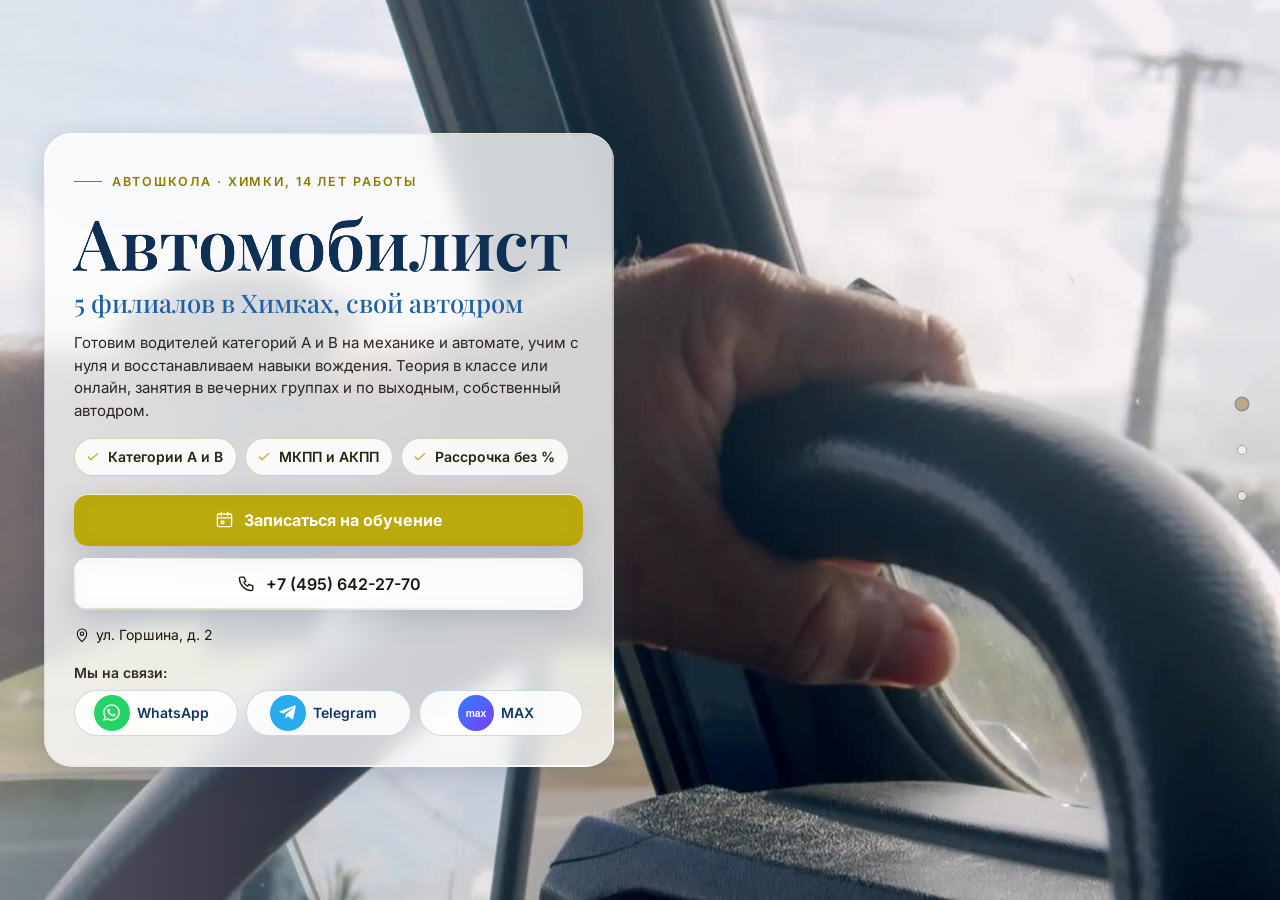
<file: index.html>
<!DOCTYPE html>
<html lang="ru" data-theme="light">
<head>
<meta charset="utf-8">
<meta name="viewport" content="width=device-width, initial-scale=1, viewport-fit=cover">
<title>Автошкола «Автомобилист» в Химках — категории А и В, курсы от 37 500 ₽</title>
<meta name="description" content="Автошкола «Автомобилист» в Химках и Сходне: категории А и В, МКПП и АКПП, рассрочка без %. Пять филиалов, собственный автодром. Телефон +7 (495) 642-27-70.">
<meta name="robots" content="noindex, nofollow, noarchive">
<meta name="geo.region" content="RU-SPE">
<meta name="geo.placename" content="Санкт-Петербург">
<meta name="geo.position" content="59.8944504;30.4585142">
<meta name="ICBM" content="59.8944504, 30.4585142">
<meta property="og:type" content="website">
<meta property="og:locale" content="ru_RU">
<meta property="og:site_name" content="Автошкола «Автомобилист»">
<meta property="og:title" content="Автошкола «Автомобилист» в Химках — категории А и В, курсы от 37 500 ₽">
<meta property="og:description" content="Автошкола «Автомобилист» в Химках и Сходне: категории А и В, МКПП и АКПП, рассрочка без %. Пять филиалов, собственный автодром. Телефон +7 (495) 642-27-70.">
<meta name="twitter:card" content="summary_large_image">
<meta name="twitter:title" content="Автошкола «Автомобилист» в Химках — категории А и В, курсы от 37 500 ₽">
<meta name="twitter:description" content="Автошкола «Автомобилист» в Химках и Сходне: категории А и В, МКПП и АКПП, рассрочка без %. Пять филиалов, собственный автодром. Телефон +7 (495) 642-27-70.">
<meta name="theme-color" content="#fefdf0">
<link rel="icon" href="data:image/svg+xml,%3Csvg%20xmlns%3D%22http%3A//www.w3.org/2000/svg%22%20viewBox%3D%220%200%2064%2064%22%3E%3Crect%20width%3D%2264%22%20height%3D%2264%22%20rx%3D%2214%22%20fill%3D%22%231f5fa8%22/%3E%3Ccircle%20cx%3D%2232%22%20cy%3D%2232%22%20r%3D%2217%22%20fill%3D%22none%22%20stroke%3D%22%23fff%22%20stroke-width%3D%225%22/%3E%3Ccircle%20cx%3D%2232%22%20cy%3D%2232%22%20r%3D%225%22%20fill%3D%22%23ffc54d%22/%3E%3C/svg%3E">
<script>document.documentElement.classList.add('js');try{var _i=parseInt(localStorage.getItem('nb_fs2'),10),_f=[1,1.15,1.3,1.5][_i];if(_f)document.documentElement.style.setProperty('--fs',_f)}catch(e){}</script>
<style id="hero-timing">:root{--hero-d:1.2s}</style>
<link rel="preload" as="image" href="img/hero-poster.jpg" fetchpriority="high">
<!-- шрифты лежат внутри сайта: Google Fonts у российской аудитории режется -->
<style>
@font-face{font-family:'Inter';font-style:normal;font-weight:400;font-display:swap;src:url(assets/fonts/inter-400-cyrillic-ext.woff2) format('woff2');unicode-range:U+0460-052F, U+1C80-1C8A, U+20B4, U+2DE0-2DFF, U+A640-A69F, U+FE2E-FE2F}
@font-face{font-family:'Inter';font-style:normal;font-weight:400;font-display:swap;src:url(assets/fonts/inter-400-cyrillic.woff2) format('woff2');unicode-range:U+0301, U+0400-045F, U+0490-0491, U+04B0-04B1, U+2116}
@font-face{font-family:'Inter';font-style:normal;font-weight:400;font-display:swap;src:url(assets/fonts/inter-400-latin-ext.woff2) format('woff2');unicode-range:U+0100-02BA, U+02BD-02C5, U+02C7-02CC, U+02CE-02D7, U+02DD-02FF, U+0304, U+0308, U+0329, U+1D00-1DBF, U+1E00-1E9F, U+1EF2-1EFF, U+2020, U+20A0-20AB, U+20AD-20C0, U+2113, U+2C60-2C7F, U+A720-A7FF}
@font-face{font-family:'Inter';font-style:normal;font-weight:400;font-display:swap;src:url(assets/fonts/inter-400-latin.woff2) format('woff2');unicode-range:U+0000-00FF, U+0131, U+0152-0153, U+02BB-02BC, U+02C6, U+02DA, U+02DC, U+0304, U+0308, U+0329, U+2000-206F, U+20AC, U+2122, U+2191, U+2193, U+2212, U+2215, U+FEFF, U+FFFD}
@font-face{font-family:'Inter';font-style:normal;font-weight:500;font-display:swap;src:url(assets/fonts/inter-500-cyrillic-ext.woff2) format('woff2');unicode-range:U+0460-052F, U+1C80-1C8A, U+20B4, U+2DE0-2DFF, U+A640-A69F, U+FE2E-FE2F}
@font-face{font-family:'Inter';font-style:normal;font-weight:500;font-display:swap;src:url(assets/fonts/inter-500-cyrillic.woff2) format('woff2');unicode-range:U+0301, U+0400-045F, U+0490-0491, U+04B0-04B1, U+2116}
@font-face{font-family:'Inter';font-style:normal;font-weight:500;font-display:swap;src:url(assets/fonts/inter-500-latin-ext.woff2) format('woff2');unicode-range:U+0100-02BA, U+02BD-02C5, U+02C7-02CC, U+02CE-02D7, U+02DD-02FF, U+0304, U+0308, U+0329, U+1D00-1DBF, U+1E00-1E9F, U+1EF2-1EFF, U+2020, U+20A0-20AB, U+20AD-20C0, U+2113, U+2C60-2C7F, U+A720-A7FF}
@font-face{font-family:'Inter';font-style:normal;font-weight:500;font-display:swap;src:url(assets/fonts/inter-500-latin.woff2) format('woff2');unicode-range:U+0000-00FF, U+0131, U+0152-0153, U+02BB-02BC, U+02C6, U+02DA, U+02DC, U+0304, U+0308, U+0329, U+2000-206F, U+20AC, U+2122, U+2191, U+2193, U+2212, U+2215, U+FEFF, U+FFFD}
@font-face{font-family:'Inter';font-style:normal;font-weight:600;font-display:swap;src:url(assets/fonts/inter-600-cyrillic-ext.woff2) format('woff2');unicode-range:U+0460-052F, U+1C80-1C8A, U+20B4, U+2DE0-2DFF, U+A640-A69F, U+FE2E-FE2F}
@font-face{font-family:'Inter';font-style:normal;font-weight:600;font-display:swap;src:url(assets/fonts/inter-600-cyrillic.woff2) format('woff2');unicode-range:U+0301, U+0400-045F, U+0490-0491, U+04B0-04B1, U+2116}
@font-face{font-family:'Inter';font-style:normal;font-weight:600;font-display:swap;src:url(assets/fonts/inter-600-latin-ext.woff2) format('woff2');unicode-range:U+0100-02BA, U+02BD-02C5, U+02C7-02CC, U+02CE-02D7, U+02DD-02FF, U+0304, U+0308, U+0329, U+1D00-1DBF, U+1E00-1E9F, U+1EF2-1EFF, U+2020, U+20A0-20AB, U+20AD-20C0, U+2113, U+2C60-2C7F, U+A720-A7FF}
@font-face{font-family:'Inter';font-style:normal;font-weight:600;font-display:swap;src:url(assets/fonts/inter-600-latin.woff2) format('woff2');unicode-range:U+0000-00FF, U+0131, U+0152-0153, U+02BB-02BC, U+02C6, U+02DA, U+02DC, U+0304, U+0308, U+0329, U+2000-206F, U+20AC, U+2122, U+2191, U+2193, U+2212, U+2215, U+FEFF, U+FFFD}
@font-face{font-family:'Inter';font-style:normal;font-weight:700;font-display:swap;src:url(assets/fonts/inter-700-cyrillic-ext.woff2) format('woff2');unicode-range:U+0460-052F, U+1C80-1C8A, U+20B4, U+2DE0-2DFF, U+A640-A69F, U+FE2E-FE2F}
@font-face{font-family:'Inter';font-style:normal;font-weight:700;font-display:swap;src:url(assets/fonts/inter-700-cyrillic.woff2) format('woff2');unicode-range:U+0301, U+0400-045F, U+0490-0491, U+04B0-04B1, U+2116}
@font-face{font-family:'Inter';font-style:normal;font-weight:700;font-display:swap;src:url(assets/fonts/inter-700-latin-ext.woff2) format('woff2');unicode-range:U+0100-02BA, U+02BD-02C5, U+02C7-02CC, U+02CE-02D7, U+02DD-02FF, U+0304, U+0308, U+0329, U+1D00-1DBF, U+1E00-1E9F, U+1EF2-1EFF, U+2020, U+20A0-20AB, U+20AD-20C0, U+2113, U+2C60-2C7F, U+A720-A7FF}
@font-face{font-family:'Inter';font-style:normal;font-weight:700;font-display:swap;src:url(assets/fonts/inter-700-latin.woff2) format('woff2');unicode-range:U+0000-00FF, U+0131, U+0152-0153, U+02BB-02BC, U+02C6, U+02DA, U+02DC, U+0304, U+0308, U+0329, U+2000-206F, U+20AC, U+2122, U+2191, U+2193, U+2212, U+2215, U+FEFF, U+FFFD}
@font-face{font-family:'Playfair Display';font-style:normal;font-weight:500;font-display:swap;src:url(assets/fonts/playfair-display-500-cyrillic.woff2) format('woff2');unicode-range:U+0301, U+0400-045F, U+0490-0491, U+04B0-04B1, U+2116}
@font-face{font-family:'Playfair Display';font-style:normal;font-weight:500;font-display:swap;src:url(assets/fonts/playfair-display-500-latin-ext.woff2) format('woff2');unicode-range:U+0100-02BA, U+02BD-02C5, U+02C7-02CC, U+02CE-02D7, U+02DD-02FF, U+0304, U+0308, U+0329, U+1D00-1DBF, U+1E00-1E9F, U+1EF2-1EFF, U+2020, U+20A0-20AB, U+20AD-20C0, U+2113, U+2C60-2C7F, U+A720-A7FF}
@font-face{font-family:'Playfair Display';font-style:normal;font-weight:500;font-display:swap;src:url(assets/fonts/playfair-display-500-latin.woff2) format('woff2');unicode-range:U+0000-00FF, U+0131, U+0152-0153, U+02BB-02BC, U+02C6, U+02DA, U+02DC, U+0304, U+0308, U+0329, U+2000-206F, U+20AC, U+2122, U+2191, U+2193, U+2212, U+2215, U+FEFF, U+FFFD}
@font-face{font-family:'Playfair Display';font-style:normal;font-weight:600;font-display:swap;src:url(assets/fonts/playfair-display-600-cyrillic.woff2) format('woff2');unicode-range:U+0301, U+0400-045F, U+0490-0491, U+04B0-04B1, U+2116}
@font-face{font-family:'Playfair Display';font-style:normal;font-weight:600;font-display:swap;src:url(assets/fonts/playfair-display-600-latin-ext.woff2) format('woff2');unicode-range:U+0100-02BA, U+02BD-02C5, U+02C7-02CC, U+02CE-02D7, U+02DD-02FF, U+0304, U+0308, U+0329, U+1D00-1DBF, U+1E00-1E9F, U+1EF2-1EFF, U+2020, U+20A0-20AB, U+20AD-20C0, U+2113, U+2C60-2C7F, U+A720-A7FF}
@font-face{font-family:'Playfair Display';font-style:normal;font-weight:600;font-display:swap;src:url(assets/fonts/playfair-display-600-latin.woff2) format('woff2');unicode-range:U+0000-00FF, U+0131, U+0152-0153, U+02BB-02BC, U+02C6, U+02DA, U+02DC, U+0304, U+0308, U+0329, U+2000-206F, U+20AC, U+2122, U+2191, U+2193, U+2212, U+2215, U+FEFF, U+FFFD}
/* ===== Notary site — generator stylesheet (light warm base, dark theme by toggle) ===== */
:root{
  --p100:#665230; --p90:#97825e; --p80:#bba887; --p70:#c2b9a9; --p50:#dad5ce; --p40:#e0dedb;
  --p30:#eeece9; --p20:#f1f1f0; --p10:#f8f8f8; --n100:#0e0f11; --n90:#3c404b; --n10:#fff;

  --bg:var(--p10); --bg2:var(--p20); --bg3:var(--p30); --card:var(--n10); --text:var(--n100); --muted:var(--n90);
  --line:var(--p50); --line2:var(--p40); --accent:var(--p90); --accent-d:var(--p100); --accent-l:var(--p80); --accent-soft:var(--p30);
  --on-accent:#fff; --shadow:0 1px 10px rgba(51,51,51,.10); --shadow-lg:0 12px 40px rgba(30,24,10,.14);
  --hero-ov1:rgba(14,15,17,.72); --hero-ov2:rgba(14,15,17,.30); --sec-ov:rgba(248,248,248,.72);
  --ok:#2e8b57; --bad:#b4453b;
  /* те же цвета составляющими: rgba() понимают все браузеры, color-mix() — нет */
  --bg-rgb:248,248,248; --card-rgb:255,255,255; --accent-rgb:151,130,94; --ok-rgb:46,139,87;

  --zc:var(--fs); --fs:1; --vwu:calc(1vw / var(--fs)); --vhu:calc(1vh / var(--fs));   /* масштаб текста (А−/А+) и «честные» vw/vh под ним */
  --hdr-h:68px; --bar-h:70px; --vh:calc(100*var(--vhu)); --gap:24px; --radius:14px; --radius-s:10px;
  --font:"Inter",Tahoma,Arial,sans-serif; --serif:"Playfair Display",Georgia,"Times New Roman",serif;
  --ease:cubic-bezier(.65,.05,.36,1); --speed:520ms;
}
html[data-theme="dark"]{
  --bg:#17150f; --bg2:#1d1a13; --bg3:#252117; --card:#221e15; --text:#f1ebdf; --muted:#b9ae98;
  --line:#3a3325; --line2:#2f2a1e; --accent:#c9b17f; --accent-d:#e0cf9f; --accent-l:#8d7b58; --accent-soft:#2a251a;
  --on-accent:#17150f; --shadow:0 1px 12px rgba(0,0,0,.45); --shadow-lg:0 14px 40px rgba(0,0,0,.55);
  --hero-ov1:rgba(10,9,6,.80); --hero-ov2:rgba(10,9,6,.40); --sec-ov:rgba(16,15,12,.76);
  --bg-rgb:23,21,15; --card-rgb:34,30,21; --accent-rgb:201,177,127;
}

*,*::before,*::after{box-sizing:border-box}
/* А−/А+: весь сайт — шапка, плашки, меню, формы, окна — растёт пропорционально, как при увеличении масштаба в браузере */
html{-webkit-text-size-adjust:100%;scroll-behavior:auto;zoom:var(--fs,1)}
html,body{height:100%;margin:0;overflow:hidden;background:var(--bg);color:var(--text);
  font-family:var(--font);font-size:16px;line-height:1.55;-webkit-font-smoothing:antialiased}
body{overscroll-behavior:none;position:relative}
a{color:inherit;text-decoration:none}
img{display:block;max-width:100%}
button{font:inherit;color:inherit;background:none;border:0;padding:0;cursor:pointer}
input,select,textarea{font:inherit;color:inherit}
h1,h2,h3,h4,p{margin:0}
ul{margin:0;padding:0;list-style:none}
svg{display:block}
.ico{width:22px;height:22px;stroke:currentColor;fill:none;stroke-width:1.7;stroke-linecap:round;stroke-linejoin:round;flex:none}
.vh{position:absolute!important;width:1px;height:1px;overflow:hidden;clip:rect(0 0 0 0);white-space:nowrap}

/* ---------- typography helpers ---------- */
.kicker{display:inline-flex;align-items:center;gap:10px;font-size:13px;font-weight:600;letter-spacing:.14em;text-transform:uppercase;color:var(--accent)}
.kicker::before{content:"";width:28px;height:1px;background:var(--accent)}
.h2{font-size:clamp(26px,calc(3.2*var(--vwu,1vw)),40px);font-weight:600;letter-spacing:-.02em;line-height:1.12;margin-top:10px}
.lead{color:var(--muted);font-size:17px;max-width:640px;margin-top:12px}
.sec-head{margin-bottom:28px}
#contacts .sec-head{margin-bottom:18px}

/* ---------- buttons ---------- */
.btn{display:inline-flex;align-items:center;justify-content:center;gap:10px;min-height:48px;padding:0 22px;border-radius:999px;
  font-weight:600;font-size:15px;line-height:1;border:1.5px solid transparent;transition:background .25s,color .25s,border-color .25s,transform .2s,box-shadow .25s;white-space:nowrap}
.btn:active{transform:translateY(1px)}
.btn-primary{background:var(--accent-d);color:var(--on-accent);border-color:var(--accent-d)}
.btn-primary:hover{background:var(--accent);border-color:var(--accent);color:#fff}
html[data-theme="dark"] .btn-primary:hover{color:#17150f}
.btn-ghost{border-color:var(--line);color:var(--text);background:var(--card)}
.btn-ghost:hover{border-color:var(--accent);color:var(--accent-d)}
.btn-light{background:rgba(255,255,255,.14);color:#fff;border-color:rgba(255,255,255,.55);backdrop-filter:blur(6px)}
.btn-light:hover{background:#fff;color:var(--n100)}
.btn-white{background:#fff;color:var(--n100);border-color:#fff}
.btn-white:hover{background:var(--p30);border-color:var(--p30)}
.btn .ico{width:18px;height:18px}
.btn-sm{min-height:44px;padding:0 16px;font-size:14px}

/* ---------- header ---------- */
.hdr{position:fixed;top:0;left:0;right:0;height:var(--hdr-h);z-index:200;display:flex;align-items:center;
  zoom:calc(1 / var(--zc,1)); --vwu:1vw; --vhu:1vh;   /* А−/А+ шапку не трогают: она всегда как при 100 % (страница в zoom, шапка — встречный zoom) */
  background:rgba(var(--bg-rgb),.88);backdrop-filter:blur(12px);-webkit-backdrop-filter:blur(12px);
  border-bottom:1px solid var(--line2);transition:background .3s}
.hdr-in{width:100%;max-width:1280px;margin:0 auto;padding:0 28px;display:flex;align-items:center;gap:24px}
.brand{display:flex;align-items:center;gap:12px;min-width:0;min-height:44px}
.mono-img{object-fit:contain;background:#fff;padding:2px;box-sizing:border-box}
.mono{width:42px;height:42px;border-radius:12px;background:var(--accent-d);color:var(--on-accent);display:grid;place-items:center;
  font-family:var(--serif);font-size:20px;font-weight:600;flex:none;letter-spacing:.02em}
.brand-t{display:flex;flex-direction:column;line-height:1.15;min-width:0}
.brand-n{font-weight:600;font-size:15px;white-space:nowrap;overflow:hidden;text-overflow:ellipsis}
.brand-s{font-size:13px;color:var(--muted);white-space:nowrap;overflow:hidden;text-overflow:ellipsis}
.nav{display:flex;align-items:center;gap:4px;margin-left:auto}
.nav > li{position:relative}
.nav-a{display:inline-flex;align-items:center;gap:6px;min-height:44px;padding:10px 12px;border-radius:8px;font-size:14px;font-weight:500;color:var(--text);opacity:.8;transition:opacity .2s,background .2s}
.nav-a:hover,.nav-a.cur,.nav > li.open > .nav-a{opacity:1;background:var(--bg3)}
.nav-a .chev{width:14px;height:14px;transition:transform .25s}
.nav > li.open > .nav-a .chev{transform:rotate(180deg)}
.hdr-tools{display:flex;align-items:center;gap:6px;margin-left:8px}
.tool{width:44px;height:44px;border-radius:10px;display:grid;place-items:center;color:var(--text);opacity:.8;transition:background .2s,opacity .2s}
.tool:hover{background:var(--bg3);opacity:1}
.tool .ico{width:20px;height:20px}
.tool-lang{width:auto;padding:0 10px;gap:6px;font-size:13px;font-weight:600;letter-spacing:.04em;display:flex;align-items:center}
.lang-wrap{position:relative}
.lang-dd{position:absolute;right:0;top:calc(100% + 8px);background:var(--card);border:1px solid var(--line);border-radius:12px;box-shadow:var(--shadow-lg);
  padding:6px;min-width:190px;display:none;z-index:210}
.lang-wrap.open .lang-dd{display:block}
.lang-dd button,.lang-dd a{display:flex;width:100%;align-items:center;gap:10px;min-height:44px;padding:9px 12px;border-radius:8px;font-size:14px;text-align:left}
.lang-dd button:hover,.lang-dd a:hover{background:var(--bg3)}
.lang-dd button.cur,.lang-dd a.cur{color:var(--accent-d);font-weight:600}
.lang-dd b{font-size:13px;letter-spacing:.08em;width:26px;color:var(--muted)}
.hdr-book{margin-left:4px}
.burger{display:none}
.moon,.sun{display:none}
html[data-theme="dark"] .sun{display:block}
html:not([data-theme="dark"]) .moon{display:block}

/* mega menu */
.mega{position:absolute;left:50%;top:calc(100% + 10px);transform:translateX(-50%);width:min(980px,calc(calc(100*var(--vwu,1vw)) - 40px));
  background:var(--card);border:1px solid var(--line);border-radius:16px;box-shadow:var(--shadow-lg);padding:20px;display:none;z-index:210}
.nav > li.open > .mega{display:block}
.mega-head{display:flex;justify-content:space-between;align-items:baseline;gap:16px;padding:0 6px 14px;border-bottom:1px solid var(--line2);margin-bottom:12px}
.mega-head b{font-size:14px}
.mega-head span{font-size:13px;color:var(--muted)}
.mega-grid{display:grid;grid-template-columns:repeat(2,1fr);gap:4px}
.mega-it{display:flex;gap:12px;align-items:flex-start;padding:10px 12px;border-radius:10px;text-align:left;width:100%;transition:background .2s}
.mega-it:hover{background:var(--bg3)}
.mega-it .cic{width:38px;height:38px;border-radius:10px;background:var(--accent-soft);color:var(--accent-d);display:grid;place-items:center;flex:none}
.mega-it .cic .ico{width:20px;height:20px}
.mega-it b{display:block;font-size:14px;font-weight:600}
.mega-it small{display:block;font-size:13px;color:var(--muted);line-height:1.35;margin-top:2px}
.mega-it em{font-style:normal;font-size:13px;color:var(--accent);margin-top:3px;display:block}

/* mobile menu */
.mmenu{position:fixed;top:calc(var(--hdr-h) / var(--zc,1));left:0;right:0;bottom:var(--bar-h);z-index:190;background:var(--bg);overflow-y:auto;padding:14px 18px 30px;display:none}
.mmenu.open{display:block}
.mmenu a,.mmenu .macc > button{display:flex;align-items:center;justify-content:space-between;width:100%;padding:14px 6px;border-bottom:1px solid var(--line2);font-size:17px;font-weight:500;text-align:left}
.mmenu .macc > button .chev{width:18px;height:18px;transition:transform .25s}
.mmenu .macc.open > button .chev{transform:rotate(180deg)}
.mmenu .macc-list{display:none;padding:4px 0 8px}
.mmenu .macc.open .macc-list{display:block}
.mmenu .macc-list button{display:flex;align-items:center;gap:12px;width:100%;padding:11px 8px;border-radius:10px;text-align:left;font-size:15px}
.mmenu .macc-list button:hover{background:var(--bg3)}
.mmenu .macc-list .cic{width:32px;height:32px;border-radius:8px;background:var(--accent-soft);color:var(--accent-d);display:grid;place-items:center;flex:none}
.mmenu .macc-list .cic .ico{width:17px;height:17px}
.mmenu-foot{display:flex;flex-wrap:wrap;gap:8px;margin-top:18px}
.mmenu-foot .btn{flex:1}

/* ---------- full-page scroller ---------- */
.fp{position:relative;width:100%;height:var(--vh);overflow:hidden}
.fp-track{will-change:transform;transition:transform var(--speed) var(--ease)}
.fp-track.no-anim{transition:none}
.sec{position:relative;height:var(--vh);width:100%;overflow:hidden}
.sec-scroll{height:100%;overflow-y:auto;overflow-x:hidden;display:flex;flex-direction:column;
  padding:calc(var(--hdr-h) / var(--zc,1) + 20px) 28px calc(var(--bar-h) + 96px);-webkit-overflow-scrolling:touch;scrollbar-width:thin;scrollbar-color:var(--line) transparent}
.wrap{margin:auto;width:100%;max-width:1180px}
.sec-alt{background:var(--bg2)}

/* reveal animation */
.rv{opacity:0;transform:translateY(18px);transition:opacity .7s ease,transform .7s ease;transition-delay:calc(var(--i,0) * 90ms)}
.sec.active .rv{opacity:1;transform:none}

/* side dots */
.dots{position:fixed;right:16px;top:50%;transform:translateY(-50%);z-index:150;display:flex;flex-direction:column;gap:2px}
.dots button{position:relative;width:44px;height:44px;display:grid;place-items:center}
.dots button::after{content:"";width:8px;height:8px;border-radius:50%;background:var(--muted);opacity:.45;transition:transform .25s,opacity .25s,background .25s}
.dots button:hover::after{opacity:.9}
.dots button.cur::after{background:var(--accent);opacity:1;transform:scale(1.5)}
.dots button span{position:absolute;right:32px;top:50%;transform:translateY(-50%) translateX(6px);background:var(--n100);color:#fff;font-size:13px;
  padding:5px 10px;border-radius:6px;white-space:nowrap;opacity:0;pointer-events:none;transition:opacity .2s,transform .2s}
.dots button:hover span{opacity:1;transform:translateY(-50%)}
.sec-hero ~ .dots{color:#fff}
body[data-sec="0"] .dots button::after{background:#fff}
body[data-sec="0"] .dots button.cur::after{background:var(--p80)}

.sec:not(.sec-hero) .sec-scroll{position:relative;z-index:1}

.status{display:inline-flex;align-items:center;gap:8px;padding:8px 14px 8px 10px;border-radius:999px;background:rgba(255,255,255,.12);border:1px solid rgba(255,255,255,.28);font-size:13px;backdrop-filter:blur(6px)}
.status i{width:9px;height:9px;border-radius:50%;background:#7bd389;box-shadow:0 0 0 3px rgba(123,211,137,.28)}
.status.closed i{background:#f08a7e;box-shadow:0 0 0 3px rgba(240,138,126,.28)}
.status.soon i{background:#f0c674;box-shadow:0 0 0 3px rgba(240,198,116,.28)}
.status span{opacity:.85}
.addr-link{display:inline-flex;align-items:center;gap:6px;border-bottom:1px solid currentColor;padding:13px 0 14px;margin:-13px 0 -14px;transition:color .2s}
.addr-link:hover{color:var(--accent)}
.addr-link .ico{width:16px;height:16px}

/* ---------- services ---------- */
.svc-grid{display:grid;grid-template-columns:repeat(5,1fr);gap:14px}
.svc{display:flex;flex-direction:column;align-items:flex-start;gap:10px;padding:18px 16px 16px;border-radius:var(--radius);background:var(--card);border:1px solid var(--line2);
  text-align:left;min-height:170px;transition:transform .25s,box-shadow .25s,border-color .25s;position:relative}
.svc:hover{transform:translateY(-3px);box-shadow:var(--shadow-lg);border-color:var(--accent-l)}
.svc .cic{width:44px;height:44px;border-radius:12px;background:var(--accent-soft);color:var(--accent-d);display:grid;place-items:center}
.svc b{font-size:15px;font-weight:600;line-height:1.3}
.svc small{font-size:13px;color:var(--muted);line-height:1.35}
.svc em{font-style:normal;font-size:13px;color:var(--accent);margin-top:auto;padding-top:6px;display:inline-flex;align-items:center;gap:4px}
.svc em .ico{width:12px;height:12px}

/* ---------- about ---------- */
.about{display:grid;grid-template-columns:1.15fr .85fr;gap:48px;align-items:start}
.about-txt p{color:var(--muted);margin-top:14px;font-size:16px}
.about-txt p:first-of-type{color:var(--text)}
.quote{margin-top:22px;padding:16px 20px;border-left:3px solid var(--accent);background:var(--card);border-radius:0 12px 12px 0;font-family:var(--serif);font-size:18px;line-height:1.45;color:var(--text)}
.creds{display:grid;gap:10px}
.cred{display:flex;gap:14px;align-items:center;padding:14px 16px;border-radius:12px;background:var(--card);border:1px solid var(--line2)}
.cred .cic{width:40px;height:40px;border-radius:10px;background:var(--accent-soft);color:var(--accent-d);display:grid;place-items:center;flex:none}
.cred .cic .ico{width:20px;height:20px}
.cred small{display:block;font-size:13px;color:var(--muted);text-transform:uppercase;letter-spacing:.06em}
.cred b{display:block;font-size:15px;font-weight:600;line-height:1.3}
.chips{display:flex;flex-wrap:wrap;gap:8px;margin-top:16px}
.chips li{padding:8px 14px;border-radius:999px;border:1px solid var(--accent-l);color:var(--accent-d);font-size:13.5px;font-weight:500;background:var(--card)}
.strong-lbl{margin-top:22px;font-size:13px;text-transform:uppercase;letter-spacing:.1em;color:var(--muted)}

/* ---------- how ---------- */
.steps{display:grid;grid-template-columns:repeat(5,1fr);gap:16px;position:relative;margin-top:14px}
.steps::before{content:"";position:absolute;left:8%;right:8%;top:30px;height:1px;background:var(--line)}
.step{position:relative;padding:0 8px}
.step-n{width:60px;height:60px;border-radius:50%;background:var(--card);border:1.5px solid var(--accent-l);color:var(--accent-d);display:grid;place-items:center;
  font-family:var(--serif);font-size:24px;font-weight:600;position:relative;z-index:1;transition:background .4s,color .4s}
.sec.active .step-n{animation:pop .6s var(--ease) both;animation-delay:calc(var(--i) * 140ms + 150ms)}
@keyframes pop{0%{transform:scale(.6);opacity:0}60%{transform:scale(1.08);opacity:1}100%{transform:scale(1)}}
.step b{display:block;margin-top:16px;font-size:17px;font-weight:600}
.step p{color:var(--muted);font-size:14.5px;margin-top:6px}

/* ---------- reviews ---------- */
.reviews{display:grid;grid-template-columns:300px 1fr;gap:28px;align-items:start}
.rsum{background:var(--card);border:1px solid var(--line2);border-radius:var(--radius);padding:26px 24px;text-align:center}
.rsum .big{font-family:var(--serif);font-size:64px;line-height:1;font-weight:500;color:var(--accent-d)}
.stars{display:inline-flex;gap:3px;--fill:100%}
.stars svg{width:20px;height:20px}
.stars .st{fill:var(--line);stroke:none}
.stars .st.on{fill:#e7b73b}
.stars .st.half{fill:url(#halfgrad)}
.rsum .stars{margin-top:8px}
.rsum p{color:var(--muted);font-size:13.5px;margin-top:10px;line-height:1.4}
.rsum .btn{margin-top:16px;width:100%}
.rsum .gis{display:block;margin:10px 0 -14px;padding:14px 0;font-size:13px;color:var(--accent-d);text-decoration:underline;text-underline-offset:3px}
.rgrid{display:grid;grid-template-columns:repeat(2,1fr);gap:14px}
.rev{background:var(--card);border:1px solid var(--line2);border-radius:var(--radius);padding:20px;display:flex;flex-direction:column;gap:10px}
.rev .stars svg{width:15px;height:15px}
.rev p{font-size:14.5px;line-height:1.5;flex:1}
.rev p::before{content:"“";font-family:var(--serif);color:var(--accent);font-size:22px;line-height:0;margin-right:4px;vertical-align:-6px}
.rev-meta{display:flex;flex-wrap:wrap;justify-content:space-between;gap:4px 10px;align-items:baseline;font-size:13px;color:var(--muted)}
.rev-meta b{color:var(--text);font-weight:600}
.rev-src{display:inline-flex;align-items:center;gap:5px;white-space:nowrap;margin-left:auto}
.rev-src i{width:6px;height:6px;border-radius:50%;background:var(--accent)}
.rev-sample{color:var(--muted);font-style:italic;opacity:.85}
.rev-real{color:var(--accent-d);font-weight:600}
.rev-real i{background:var(--ok)}
.rev-is-real{border-color:var(--accent-l)}
.demo-note{margin-top:14px;max-width:760px;font-size:13.5px;line-height:1.45;color:var(--muted);background:var(--accent-soft);
  border-left:3px solid var(--accent);border-radius:0 8px 8px 0;padding:8px 12px}
.rnote{margin-top:14px;font-size:13px;color:var(--muted)}

/* ---------- faq ---------- */
.faq{display:grid;grid-template-columns:1fr 1fr;gap:0 32px;align-items:start}
.faq-col{display:flex;flex-direction:column}
.fq{border-bottom:1px solid var(--line)}
.fq > button{display:flex;width:100%;align-items:center;justify-content:space-between;gap:16px;min-height:44px;padding:16px 4px;text-align:left;font-weight:600;font-size:15.5px;line-height:1.35}
.fq > button .pl{width:26px;height:26px;border-radius:50%;border:1px solid var(--line);display:grid;place-items:center;flex:none;color:var(--accent-d);transition:transform .3s,background .3s}
.fq > button .pl .ico{width:14px;height:14px}
.fq.open > button .pl{transform:rotate(45deg);background:var(--accent-soft)}
.fq-a{display:grid;grid-template-rows:0fr;transition:grid-template-rows .35s var(--ease)}
.fq.open .fq-a{grid-template-rows:1fr}
.fq-a > div{overflow:hidden}
.fq-a p{color:var(--muted);font-size:14.5px;padding:0 4px 16px;line-height:1.55}
.fq-a .faq-note{font-size:13px;color:var(--accent-d);padding-bottom:6px}
.fq-a .faq-note:empty{display:none}

/* ---------- contacts ---------- */
.contacts{display:grid;grid-template-columns:1fr 1.05fr 1fr;gap:18px;align-items:stretch}
.contacts .cbox{padding:16px 18px}
.cbox{background:var(--card);border:1px solid var(--line2);border-radius:var(--radius);padding:20px}
.cl{display:grid;gap:12px}
.cl li{display:flex;gap:12px;align-items:flex-start}
.cl .cic{width:36px;height:36px;border-radius:10px;background:var(--accent-soft);color:var(--accent-d);display:grid;place-items:center;flex:none}
.cl .cic .ico{width:18px;height:18px}
.cl small{display:block;font-size:13px;color:var(--muted);text-transform:uppercase;letter-spacing:.06em}
.cl b{display:block;font-weight:500;font-size:15px;line-height:1.4}
.cl a.tel,.cl a.mail{display:block;padding:14px 0;margin:-14px 0}
.cl a.tel:hover,.cl a.mail:hover{color:var(--accent-d)}
.hours-link{display:inline-block;font-size:13px;color:var(--accent-d);text-decoration:underline;text-underline-offset:3px;padding:14px 0;margin:-14px 0}
.cl .msgs{display:flex;gap:8px;margin-top:4px;flex-wrap:wrap}
.cl .msgs a{display:inline-flex;align-items:center;gap:6px;padding:6px 10px;border-radius:8px;border:1px solid var(--line);font-size:13px;min-height:44px}
.cl .msgs a .ico{width:16px;height:16px}
.mapbox{display:flex;flex-direction:column;gap:12px;padding:12px}
.map{flex:1;min-height:280px;border-radius:10px;overflow:hidden;border:1px solid var(--line);background:var(--bg3);position:relative}
.map iframe{width:100%;height:100%;border:0;position:absolute;inset:0}
.map-actions{display:flex;gap:8px;flex-wrap:wrap}
.map-actions .btn{flex:1;min-height:44px;font-size:14px;padding:0 12px}

/* form */
.form h3{font-size:19px;font-weight:600}
.form .fdesc{color:var(--muted);font-size:13.5px;margin-top:6px}
.fg{display:grid;gap:8px;margin-top:12px}
.f2{display:grid;grid-template-columns:1fr 1fr;gap:10px}
.fld{display:flex;flex-direction:column;gap:4px}
.fld label{font-size:13px;color:var(--muted);font-weight:500}
.fld input,.fld select,.fld textarea{width:100%;background:var(--bg);border:1px solid var(--line);border-radius:10px;padding:8px 12px;font-size:14px;transition:border-color .2s,box-shadow .2s;min-height:44px}
.fld textarea{min-height:48px;resize:vertical}
.fld input:focus,.fld select:focus,.fld textarea:focus{outline:0;border-color:var(--accent);box-shadow:0 0 0 3px rgba(var(--accent-rgb),.22)}
.fld.err input,.fld.err select{border-color:var(--bad)}
.ferr{font-size:13px;color:var(--bad);display:none}
.fld.err .ferr{display:block}
.fnote{font-size:13px;color:var(--muted);margin-top:8px;line-height:1.4}
.fok{display:none;margin-top:10px;padding:10px 12px;border-radius:10px;background:rgba(var(--ok-rgb),.12);color:var(--ok);font-size:13.5px}
.fok.show{display:block}

.foot{margin-top:18px;padding-top:12px;padding-left:250px;flex-wrap:nowrap;align-items:flex-start;border-top:1px solid var(--line2);display:flex;justify-content:space-between;gap:16px;flex-wrap:wrap;font-size:13px;color:var(--muted)}
.foot p{max-width:none}
.foot .fl{white-space:nowrap;flex:none}
.foot .fl a{margin-left:14px;padding:14px 0;margin-top:-14px;margin-bottom:-14px;display:inline-block;min-width:44px;text-align:center;text-decoration:underline;text-underline-offset:3px}

/* ---------- bottom bar ---------- */
.bar{position:fixed;inset:auto 0 0;z-index:300;background:var(--card);box-shadow:0 -1px 10px rgba(51,51,51,.1);border-top:1px solid var(--line2);
  padding:6px 0;padding-bottom:calc(6px + env(safe-area-inset-bottom,0px))}
.bar-in{display:flex;justify-content:space-around;align-items:center;max-width:1080px;margin:0 auto}
.bi{display:flex;flex-direction:column;align-items:center;gap:5px;padding:8px 24px;border-radius:10px;font-size:13.5px;line-height:1;color:var(--text);opacity:.65;
  transition:opacity .3s,background .3s,color .3s;flex:1;max-width:190px;min-width:0}
.bi span{white-space:nowrap;max-width:100%;overflow:hidden;text-overflow:ellipsis}
.bi .ico{width:24px;height:24px}
.bi:hover{opacity:1;background:var(--bg3)}
.bi.cur{opacity:1;color:var(--accent-d)}


/* ---------- modals ---------- */
.modal{position:fixed;inset:0;z-index:400;background:rgba(14,15,17,.62);display:none;align-items:center;justify-content:center;padding:20px}
.modal.open{display:flex}
.mbox{background:var(--card);color:var(--text);border-radius:18px;width:100%;max-width:560px;max-height:min(calc(86*var(--vhu,1vh)),860px);overflow:auto;padding:26px 26px 22px;position:relative;box-shadow:var(--shadow-lg);
  animation:mup .3s var(--ease)}
@keyframes mup{from{opacity:0;transform:translateY(16px) scale(.98)}to{opacity:1;transform:none}}
.mbox-lg{max-width:760px}
.mclose{position:absolute;top:12px;right:12px;width:44px;height:44px;border-radius:50%;display:grid;place-items:center;color:var(--muted)}
.mclose:hover{background:var(--bg3);color:var(--text)}
.mbox h3{font-size:22px;font-weight:600;padding-right:36px}
.mbox .msub{color:var(--muted);font-size:14px;margin-top:4px}
.hours-t{width:100%;border-collapse:collapse;margin-top:16px;font-size:15px}
.hours-t td{padding:9px 6px;border-bottom:1px solid var(--line2)}
.hours-t td:last-child{text-align:right;font-weight:500;white-space:nowrap}
.hours-t tr.today td{color:var(--accent-d);font-weight:600}
.hours-t tr.today td:first-child::after{content:" · " attr(data-today);font-weight:400;font-size:13px;color:var(--muted)}
.hours-t tr.off td:last-child{color:var(--muted);font-weight:400}
.mnote{margin-top:14px;padding:12px 14px;border-radius:10px;background:var(--bg2);font-size:13.5px;color:var(--muted)}
.mnote b{display:block;color:var(--text);margin-bottom:3px;font-size:13px}
.mcontacts{display:flex;flex-wrap:wrap;gap:8px;margin-top:14px}
.mcontacts a{display:inline-flex;align-items:center;gap:7px;min-height:44px;padding:9px 13px;border-radius:10px;border:1px solid var(--line);font-size:13.5px}
.mcontacts a .ico{width:16px;height:16px}
.mcontacts a:hover{border-color:var(--accent)}
/* способы записи: позвонить, написать на почту, заказать обратный звонок */
.bk-opts{display:grid;gap:10px;margin-top:14px}
.bk-opt{display:flex;align-items:center;gap:14px;min-height:60px;padding:10px 16px;border-radius:14px;border:1px solid var(--line);background:var(--bg3);color:var(--text);font-size:16px;font-weight:600;text-align:left;text-decoration:none;transition:border-color .2s,background .2s}
.bk-opt:hover{border-color:var(--accent);background:var(--accent-soft)}
.bk-opt .ico{width:24px;height:24px;color:var(--accent-d);flex:none}
.bk-opt small{display:block;font-weight:400;font-size:13px;color:var(--muted);margin-top:1px}
.mbox-book{max-width:440px}
/* оплата значками, подпись у общего телефона */
.pay-pills{display:flex;flex-wrap:wrap;gap:6px;margin-top:5px}
.pay-pill{display:inline-flex;align-items:center;gap:6px;padding:4px 11px 4px 9px;border-radius:999px;border:1px solid var(--line);background:var(--bg3);font-size:13px;font-weight:600;line-height:1.3;white-space:nowrap}
.pay-pill .ico{width:15px;height:15px;color:var(--accent-d)}
.pay-pill.pay-logo{background:#fff;border-color:rgba(0,0,0,.12);padding:3px 11px;min-height:28px}
.pay-pill.pay-logo img{display:block;height:17px;width:auto}
.pay-pill.pay-logo img[src$="sbp.svg"]{height:20px}

.brand-t{display:flex;flex-direction:column;justify-content:center;gap:2px;line-height:1.1;min-width:0}
.brand-s{display:block;font-size:10.5px;font-weight:600;letter-spacing:.16em;text-transform:uppercase;color:var(--muted);white-space:nowrap;overflow:visible;text-overflow:clip}
.brand-n{font-size:16px;font-weight:600;white-space:nowrap;overflow:visible;text-overflow:clip}
.nav-a{white-space:nowrap}
#navServices{position:static}
.mega{max-height:calc(calc(100*var(--vhu,1vh)) - var(--hdr-h) - 24px);overflow-y:auto;top:calc(100% + 6px);width:min(980px,calc(calc(100*var(--vwu,1vw)) - 32px))}
@media screen and (max-width:760px){.mega-grid{grid-template-columns:1fr}}
@media screen and (max-width:479px){.brand-t{display:flex}.brand-s{font-size:9px;letter-spacing:.14em}.brand-n{font-size:12.5px;white-space:normal;line-height:1.12}}
.bk-inline{grid-template-columns:repeat(3,1fr);gap:8px}
.bk-inline .bk-opt{flex-direction:column;justify-content:center;gap:5px;min-height:76px;padding:9px 6px;font-size:13.5px;text-align:center;line-height:1.2}
.bk-inline .bk-opt .ico{width:22px;height:22px}
.bk-inline .bk-opt small{display:none}
/* services modal */
.svc-list{margin-top:16px;display:grid;grid-template-columns:1fr 1fr;gap:6px}
.svc-list button{display:flex;gap:10px;align-items:center;width:100%;min-height:44px;text-align:left;padding:10px 12px;border-radius:10px;font-size:14px;line-height:1.35;border:1px solid var(--line2);background:var(--bg)}
.svc-list button:hover{border-color:var(--accent);background:var(--accent-soft)}
.svc-list button .ico{width:16px;height:16px;color:var(--accent);margin-top:2px}
.mhint{font-size:13px;color:var(--muted);margin-top:12px}
.mhead{display:flex;gap:14px;align-items:center;padding-right:36px}
.mhead .cic{width:48px;height:48px;border-radius:12px;background:var(--accent-soft);color:var(--accent-d);display:grid;place-items:center;flex:none}

/* ---------- responsive ---------- */
@media (max-width:1200px){
  .svc-grid{grid-template-columns:repeat(5,1fr)}
  .svc{min-height:160px;padding:14px}
  .svc small{display:none}
}
@media screen and (max-width:991px){
  :root{--hdr-h:62px}
  .nav,.hdr-book{display:none}
  .burger{display:grid}
  .hdr-in{padding:0 18px;gap:12px}
}
@media (max-width:991px){
  :root{--bar-h:64px}
  .sec-scroll{padding:calc(var(--hdr-h) / var(--zc,1) + 16px) 22px calc(var(--bar-h) + 96px)}
  .dots{right:8px;gap:8px}
  .dots button span{display:none}
  .svc-grid{grid-template-columns:repeat(3,1fr);gap:10px}
  .svc{min-height:0}
  .about{grid-template-columns:1fr;gap:22px}
  .steps{grid-template-columns:repeat(5,1fr);gap:10px}
  .step-n{width:48px;height:48px;font-size:20px}
  .step b{font-size:15px}.step p{font-size:13px}
  .reviews{grid-template-columns:1fr;gap:16px}
  .rsum{display:flex;align-items:center;gap:18px;text-align:left;padding:16px 18px}
  .rsum .big{font-size:44px}.rsum .stars{margin:0}.rsum p{margin:0;flex:1}.rsum .btn{margin:0;width:auto}.rsum .gis{display:none}
  .faq{grid-template-columns:1fr;gap:0}
  .contacts{grid-template-columns:1fr 1fr}
  .foot{padding-left:0}
  .contacts .form{grid-column:1 / -1}
  .map{min-height:240px}
  .bi{padding:10px 12px;font-size:13px}
}
@media (max-width:767px){
  :root{--bar-h:62px}
  .h2{font-size:26px}
  .lead{font-size:15px}
  .sec-head{margin-bottom:18px}
  .sec-scroll{padding-left:16px;padding-right:16px}
  .svc-grid{grid-template-columns:repeat(2,1fr);gap:10px}
  .svc{padding:12px;gap:8px}
  .svc .cic{width:36px;height:36px}
  .svc b{font-size:13.5px}
  .svc em{display:none}
  .steps{grid-template-columns:1fr;gap:12px}
  .steps::before{left:24px;right:auto;top:10px;bottom:10px;height:auto;width:1px}
  .step{display:grid;grid-template-columns:48px 1fr;gap:14px;align-items:start;padding:0}
  .step-n{grid-row:1 / span 2}
  .step b{margin-top:10px;grid-column:2}
  .step p{grid-column:2;margin-top:2px}
  .rgrid{display:flex;overflow-x:auto;gap:12px;scroll-snap-type:x mandatory;padding-bottom:8px;margin:0 -16px;padding-left:16px;padding-right:16px;scrollbar-width:none}
  .rgrid::-webkit-scrollbar{display:none}
  .rev{flex:0 0 82%;scroll-snap-align:start}
  .rsum{flex-wrap:wrap;gap:12px}
  .rsum p{flex-basis:100%}
  .contacts{grid-template-columns:1fr;gap:14px}
  .contacts .form{grid-column:auto}
  .cbox{padding:16px}
  .map{min-height:220px}
  .f2{grid-template-columns:1fr}
  .foot{flex-direction:column;gap:8px;padding-left:0}
  .bi{padding:8px 4px;font-size:13px;gap:4px}
  .bi .ico{width:22px;height:22px}
  .sec-scroll{padding-bottom:calc(var(--bar-h) + 66px)}
  .mmenu{padding-bottom:80px}
  .demo-note{font-size:13px;padding:7px 10px}
  .mbox{padding:22px 18px 18px;border-radius:16px}
  .svc-list{grid-template-columns:1fr}
  .dots{right:6px;gap:0}
  .dots button{width:44px;height:44px}
  .dots button::after{width:6px;height:6px}
}
@media screen and (max-width:479px){
  :root{--hdr-h:58px}
  .mono{width:36px;height:36px;font-size:17px;border-radius:10px}
  .brand-n{font-size:14px}
  /* тапы в шапке доведены до 44px (см. .tool ниже) — на самой узкой ширине
     текстовому названию рядом с логотипом уже не хватает места без обрезки,
     поэтому в шапке оставляем только логотип-ссылку */
  .tool{width:44px;height:44px}
  .tool-lang{padding:0 8px;width:auto}
  .tool-lang .ico{display:none}
}
@media (max-width:479px){
  :root{--bar-h:60px}
  .svc{padding:11px 10px}
  .svc b{font-size:13px}
  .bi{padding:6px 2px;font-size:13px;gap:4px;width:100%;max-width:none;letter-spacing:-.01em}
  .bi .ico{width:20px;height:20px}
  .bar{padding:5px 0}
  .cl b{font-size:14px}
}
@media (max-height:640px) and (min-width:768px){
  .svc{min-height:0}
}
@media (prefers-reduced-motion:reduce){
  .fp-track{transition-duration:0s}
  .rv{transition:none;opacity:1;transform:none}
}


/* пометка «демонстрационный проект» в подвале */
.foot-demo{margin-top:.5em;font-size:13px;line-height:1.45;opacity:.62}
.foot-demo a{padding:14px 0;margin:-14px 0;display:inline-block;min-width:44px;text-decoration:underline}

/* --- материалы конторы (перенесённый контент клиента) --- */
.info-links{display:flex;flex-wrap:wrap;gap:10px;justify-content:center;margin-top:26px}
.info-links .ilink{display:inline-flex;align-items:center;gap:8px;min-height:44px;padding:9px 16px;border-radius:999px;border:1px solid var(--line);background:var(--card);color:var(--text);font:inherit;font-size:14px;cursor:pointer;transition:background .2s,border-color .2s}
.info-links .ilink:hover{border-color:var(--accent-d);background:var(--bg-alt)}
.info-tabs{display:flex;flex-wrap:wrap;gap:8px;margin:14px 0 4px}
.info-tabs button{min-height:44px;padding:7px 13px;border-radius:999px;border:1px solid var(--line);background:transparent;color:var(--text);font:inherit;font-size:13px;cursor:pointer}
.info-tabs button[aria-selected="true"]{background:var(--accent-d);border-color:var(--accent-d);color:#fff}
.info-body{max-height:min(calc(56*var(--vhu,1vh)),520px);overflow:auto;margin-top:10px;padding-right:4px}
.info-note{font-size:13px;opacity:.7;margin:6px 0 10px}
.info-i{border-bottom:1px solid var(--line)}
.info-i > button{width:100%;display:flex;justify-content:space-between;align-items:center;gap:12px;padding:13px 2px;background:none;border:0;color:inherit;font:inherit;font-weight:600;text-align:left;cursor:pointer}
.info-i > button .pl{width:26px;height:26px;border-radius:50%;border:1px solid var(--line);display:grid;place-items:center;flex:none;color:var(--accent-d);transition:transform .3s,background .3s}
.info-i > button .pl .ico{width:14px;height:14px}
.info-i.open > button .pl{transform:rotate(45deg);background:var(--accent-soft)}
.info-i > div{display:none;padding:0 2px 14px;font-size:15px;line-height:1.62}
.info-i.open > div{display:block}
.info-i p{margin:0 0 10px}
.info-i h4{margin:14px 0 6px;font-size:15px}
.info-i ul{margin:0 0 10px;padding-left:20px}
.info-i li{margin:0 0 5px}
.info-i table{width:100%;border-collapse:collapse;margin:0 0 12px;font-size:14px}
.info-i th,.info-i td{border:1px solid var(--line);padding:7px 9px;text-align:left;vertical-align:top}
.info-f{display:inline-flex;align-items:center;gap:7px;margin:0 8px 8px 0;min-height:44px;padding:7px 12px;border:1px solid var(--line);border-radius:8px;font-size:13px;text-decoration:none;color:var(--accent-d)}
.info-src{display:block;font-size:13px;opacity:.55;margin-top:8px}

/* мобильный: экран должен помещаться целиком, без прокрутки внутри секции —
   поэтому убираем самое объёмное (встроенная карта заменяется кнопкой) и поджимаем формы */
@media (max-width:760px){
  .mapbox .map{display:none}
  .mapbox{padding:0;background:none;border:0}
  /* карточка со списком контактов на телефоне не нужна: адрес, телефон, часы —
     в нижней плашке; прячем её целиком, иначе остаётся пустая рамка */
  #contacts .cbox-info{display:none}
  .foot{padding-left:0;font-size:13px;gap:8px}
  .foot .fl{white-space:normal;flex:1 1 auto}
  .foot .fl a{margin:-14px 12px -14px 0;padding:14px 0;display:inline-block}
  .form .fld{margin-bottom:8px}
  .reviews .rev:nth-child(n+4){display:none}
  .creds .cred:nth-child(n+4){display:none}
  /* второстепенное на телефоне убираем: метро и оплата есть в модалке часов,
     язык и удобное время можно написать в комментарии */
  .cl li.li-metro,.cl li.li-payment{display:none}
  .fld-lang,.fld-time{display:none}
  .foot [data-i18n="foot_disclaimer"]{display:none}
  .foot{padding-top:10px;font-size:13px}
  #about .sec-head .lead,#contacts .sec-head .lead,.form .fnote{display:none}
  /* на телефоне адрес, часы и телефоны всегда под рукой в нижней плашке,
     поэтому на экране контактов оставляем форму и кнопки карты */
  #about .quote,#about .about-txt p:nth-of-type(3){display:none}
  .creds .cred:nth-child(n+3){display:none}
}

/* ---------- размер текста и режим для слабовидящих ---------- */
.tool-a span{font-weight:700;font-size:13px;line-height:1;letter-spacing:.01em}
#hcBtn[aria-pressed="true"]{border-color:var(--accent-d);color:var(--accent-d)}

html[data-hc="1"]{
  --bg:#000; --bg2:#000; --bg3:#000; --card:#000; --text:#fff; --muted:#fff;
  --line:#fff; --line2:#fff; --accent:#ffe14d; --accent-d:#ffe14d; --accent-l:#ffe14d;
  --accent-soft:#000; --on-accent:#000; --shadow:none; --shadow-lg:none;
  --hero-ov1:rgba(0,0,0,.9); --hero-ov2:rgba(0,0,0,.85); --sec-ov:rgba(0,0,0,.92);
  --bg-rgb:0,0,0; --card-rgb:0,0,0; --accent-rgb:255,225,77;
}
html[data-hc="1"] body{background:#000;color:#fff}
html[data-hc="1"] .sec-bg,html[data-hc="1"] .hero-bg,html[data-hc="1"] .sec-photo{display:none!important}
html[data-hc="1"] *{text-shadow:none!important;box-shadow:none!important;backdrop-filter:none!important}
html[data-hc="1"] .card,html[data-hc="1"] .tool,html[data-hc="1"] .btn,
html[data-hc="1"] .chip,html[data-hc="1"] .tag{border:2px solid #fff!important;background:#000!important;color:#fff!important}
html[data-hc="1"] .btn-primary{background:#ffe14d!important;color:#000!important;border-color:#ffe14d!important}
html[data-hc="1"] .btn-primary *{color:#000!important}
html[data-hc="1"] .sec-scroll :where(p,li,span,small,b,strong,h1,h2,h3,h4,td,th,div){color:#fff!important;opacity:1!important}
html[data-hc="1"] a:not(.btn):not(.nav-a){text-decoration:underline;color:#ffe14d!important}
html[data-hc="1"] :focus-visible{outline:3px solid #ffe14d;outline-offset:2px}

/* палец должен попадать и по ширине, не только по высоте — правило в самом
   конце файла, чтобы точно не быть перебитым медиа-запросами/темой выше */
.tool,.tool-lang,.brand{min-width:44px}

</style>
<link rel="stylesheet" href="css/etalon.css?v=20261112f">
<link rel="stylesheet" href="css/title-b.css?v=20261112f">
<link rel="stylesheet" href="css/nevo.css?v=20261112f">
<link rel="stylesheet" href="css/school.css?v=1">
<script type="application/ld+json">{"@context": "https://schema.org", "@type": "DrivingSchool", "name": "Автошкола «Автомобилист»", "telephone": "+7 (495) 642-27-70", "email": "all@aa-m.ru", "sameAs": ["https://t.me/avtomobilist77_bot"], "address": {"@type": "PostalAddress", "streetAddress": "ул. Горшина, д. 2", "addressLocality": "Химки", "addressCountry": "RU"}, "geo": {"@type": "GeoCoordinates", "latitude": 55.8865116, "longitude": 37.4287898}, "department": [{"@type": "DrivingSchool", "name": "Автошкола «Автомобилист» — Горшина", "telephone": "+7 (495) 642-27-70", "address": {"@type": "PostalAddress", "streetAddress": "ул. Горшина, д. 2", "addressLocality": "Химки", "addressCountry": "RU"}, "geo": {"@type": "GeoCoordinates", "latitude": 55.8865116, "longitude": 37.4287898}}, {"@type": "DrivingSchool", "name": "Автошкола «Автомобилист» — Ленинский пр-т", "telephone": "+7 (495) 642-27-70", "address": {"@type": "PostalAddress", "streetAddress": "Ленинский пр-кт, д. 1/2", "addressLocality": "Химки", "addressCountry": "RU"}, "geo": {"@type": "GeoCoordinates", "latitude": 55.8956871, "longitude": 37.4529648}}, {"@type": "DrivingSchool", "name": "Автошкола «Автомобилист» — Родионова", "telephone": "+7 (495) 642-27-70", "address": {"@type": "PostalAddress", "streetAddress": "ул. Родионова, д. 3", "addressLocality": "Химки", "addressCountry": "RU"}, "geo": {"@type": "GeoCoordinates", "latitude": 55.9050166, "longitude": 37.4038842}}, {"@type": "DrivingSchool", "name": "Автошкола «Автомобилист» — Вороницына", "telephone": "+7 (495) 642-27-70", "address": {"@type": "PostalAddress", "streetAddress": "ул. Вороницына, д. 1к2", "addressLocality": "Химки", "addressCountry": "RU"}, "geo": {"@type": "GeoCoordinates", "latitude": 55.9140912, "longitude": 37.4082539}}, {"@type": "DrivingSchool", "name": "Автошкола «Автомобилист» — Сходня", "telephone": "+7 (495) 642-27-70", "address": {"@type": "PostalAddress", "streetAddress": "мкр. Сходня, ул. Кирова, д. 3/2", "addressLocality": "Химки", "addressCountry": "RU"}, "geo": {"@type": "GeoCoordinates", "latitude": 55.9503, "longitude": 37.2974}}], "hasOfferCatalog": {"@type": "OfferCatalog", "name": "Обучение вождению", "itemListElement": [{"@type": "Offer", "itemOffered": {"@type": "Course", "name": "B  — «Лайт» — Стоимость"}, "price": "57000", "priceCurrency": "RUB"}, {"@type": "Offer", "itemOffered": {"@type": "Course", "name": "B  — «Оптима» — Стоимость"}, "price": "73000", "priceCurrency": "RUB"}, {"@type": "Offer", "itemOffered": {"@type": "Course", "name": "B  — «Комфорт» — Стоимость"}, "price": "98000", "priceCurrency": "RUB"}, {"@type": "Offer", "itemOffered": {"@type": "Course", "name": "A  — «Мото» — Стоимость"}, "price": "37500", "priceCurrency": "RUB"}, {"@type": "Offer", "itemOffered": {"@type": "Course", "name": "А+В  — «Лайт» — Стоимость"}, "price": "82500", "priceCurrency": "RUB"}, {"@type": "Offer", "itemOffered": {"@type": "Course", "name": "А+В  — «Оптима» — Стоимость"}, "price": "98500", "priceCurrency": "RUB"}]}}</script>
<style id="city-map-bg">
/* Фон раздела «Как нас найти» — картинка города школы */
#contacts .sec-bg{background:#1c2633}
#contacts .sec-bg .a4bg{display:none}
#contacts .sec-bg .city-bg{position:absolute;inset:0}
#contacts .sec-bg .city-bg img{opacity:1;object-fit:cover;object-position:50% 60%}
#contacts .sec-bg::after,html[data-theme="light"]:not([data-hc="1"]) #contacts .sec-bg::after{background:linear-gradient(180deg,rgba(10,22,40,.10) 0%,rgba(10,22,40,.30) 100%)}
html[data-theme="dark"] #contacts .sec-bg::after{background:rgba(5,12,24,.55)}
@media (max-width:760px){#contacts .sec-bg .city-bg img{object-position:50% 50%}}
</style>
</head>
<body data-sec="0">
<svg xmlns="http://www.w3.org/2000/svg" style="display:none" aria-hidden="true">
<!-- Font Awesome Free 5.13.0 by @fontawesome - https://fontawesome.com License - https://fontawesome.com/license/free (Icons: CC BY 4.0) --><symbol id="fa-wa" viewBox="0 0 448 512"><path fill="currentColor" stroke="none" d="M380.9 97.1C339 55.1 283.2 32 223.9 32c-122.4 0-222 99.6-222 222 0 39.1 10.2 77.3 29.6 111L0 480l117.7-30.9c32.4 17.7 68.9 27 106.1 27h.1c122.3 0 224.1-99.6 224.1-222 0-59.3-25.2-115-67.1-157zm-157 341.6c-33.2 0-65.7-8.9-94-25.7l-6.7-4-69.8 18.3L72 359.2l-4.4-7c-18.5-29.4-28.2-63.3-28.2-98.2 0-101.7 82.8-184.5 184.6-184.5 49.3 0 95.6 19.2 130.4 54.1 34.8 34.9 56.2 81.2 56.1 130.5 0 101.8-84.9 184.6-186.6 184.6zm101.2-138.2c-5.5-2.8-32.8-16.2-37.9-18-5.1-1.9-8.8-2.8-12.5 2.8-3.7 5.6-14.3 18-17.6 21.8-3.2 3.7-6.5 4.2-12 1.4-32.6-16.3-54-29.1-75.5-66-5.7-9.8 5.7-9.1 16.3-30.3 1.8-3.7.9-6.9-.5-9.7-1.4-2.8-12.5-30.1-17.1-41.2-4.5-10.8-9.1-9.3-12.5-9.5-3.2-.2-6.9-.2-10.6-.2-3.7 0-9.7 1.4-14.8 6.9-5.1 5.6-19.4 19-19.4 46.3 0 27.3 19.9 53.7 22.6 57.4 2.8 3.7 39.1 59.7 94.8 83.8 35.2 15.2 49 16.5 66.6 13.9 10.7-1.6 32.8-13.4 37.4-26.4 4.6-13 4.6-24.1 3.2-26.4-1.3-2.5-5-3.9-10.5-6.6z"/></symbol><symbol id="fa-tg" viewBox="0 0 448 512"><path fill="currentColor" stroke="none" d="M446.7 98.6l-67.6 318.8c-5.1 22.5-18.4 28.1-37.3 17.5l-103-75.9-49.7 47.8c-5.5 5.5-10.1 10.1-20.7 10.1l7.4-104.9 190.9-172.5c8.3-7.4-1.8-11.5-12.9-4.1L117.8 284 16.2 252.2c-22.1-6.9-22.5-22.1 4.6-32.7L418.2 66.4c18.4-6.9 34.5 4.1 28.5 32.2z"/></symbol><symbol id="fa-vk" viewBox="0 0 576 512"><path fill="currentColor" stroke="none" d="M545 117.7c3.7-12.5 0-21.7-17.8-21.7h-58.9c-15 0-21.9 7.9-25.6 16.7 0 0-30 73.1-72.4 120.5-13.7 13.7-20 18.1-27.5 18.1-3.7 0-9.4-4.4-9.4-16.9V117.7c0-15-4.2-21.7-16.6-21.7h-92.6c-9.4 0-15 7-15 13.5 0 14.2 21.2 17.5 23.4 57.5v86.8c0 19-3.4 22.5-10.9 22.5-20 0-68.6-73.4-97.4-157.4-5.8-16.3-11.5-22.9-26.6-22.9H38.8c-16.8 0-20.2 7.9-20.2 16.7 0 15.6 20 93.1 93.1 195.5C160.4 378.1 229 416 291.4 416c37.5 0 42.1-8.4 42.1-22.9 0-66.8-3.4-73.1 15.4-73.1 8.7 0 23.7 4.4 58.7 38.1 40 40 46.6 57.9 69 57.9h58.9c16.8 0 25.3-8.4 20.4-25-11.2-34.9-86.9-106.7-90.3-111.5-8.7-11.2-6.2-16.2 0-26.2.1-.1 72-101.3 79.4-135.6z"/></symbol>
<symbol id="ico-max" viewBox="0 0 24 24"><text x="12" y="15.6" text-anchor="middle" font-family="Arial,Helvetica,sans-serif" font-size="9.5" font-weight="700" fill="currentColor" stroke="none">max</text></symbol>
<symbol id="ico-home" viewBox="0 0 24 24"><path d="M3 11l9-8 9 8"/><path d="M5 10v10h14V10"/><path d="M10 20v-6h4v6"/></symbol>
<symbol id="ico-scroll" viewBox="0 0 24 24"><path d="M7 3h8l4 4v14H7z"/><path d="M15 3v4h4"/><path d="M10 12h6M10 16h6"/></symbol>
<symbol id="ico-heart" viewBox="0 0 24 24"><path d="M12 20s-7-4.4-7-10a4 4 0 0 1 7-2.5A4 4 0 0 1 19 10c0 5.6-7 10-7 10z"/></symbol>
<symbol id="ico-key" viewBox="0 0 24 24"><circle cx="8" cy="15" r="4"/><path d="M11 12l9-9M15 8l2 2M18 5l2 2"/></symbol>
<symbol id="ico-briefcase" viewBox="0 0 24 24"><rect x="3" y="7" width="18" height="13" rx="2"/><path d="M9 7V4h6v3M3 12h18"/></symbol>
<symbol id="ico-stamp" viewBox="0 0 24 24"><path d="M9 10V5a3 3 0 0 1 6 0v5"/><rect x="4" y="10" width="16" height="5" rx="1"/><path d="M7 15v4h10v-4"/></symbol>
<symbol id="ico-safe" viewBox="0 0 24 24"><rect x="3" y="4" width="18" height="16" rx="2"/><circle cx="12" cy="12" r="4"/><path d="M12 10v2l1.5 1.5M6 20v2M18 20v2"/></symbol>
<symbol id="ico-mail" viewBox="0 0 24 24"><rect x="3" y="5" width="18" height="14" rx="2"/><path d="M3 7l9 6 9-6"/></symbol>
<symbol id="ico-chip" viewBox="0 0 24 24"><rect x="6" y="6" width="12" height="12" rx="2"/><rect x="9" y="9" width="6" height="6"/><path d="M9 2v4M15 2v4M9 18v4M15 18v4M2 9h4M2 15h4M18 9h4M18 15h4"/></symbol>
<symbol id="ico-plus" viewBox="0 0 24 24"><circle cx="12" cy="12" r="9"/><path d="M12 8v8M8 12h8"/></symbol>
<symbol id="ico-plus-s" viewBox="0 0 24 24"><path d="M12 6v12M6 12h12"/></symbol>
<symbol id="ico-pin" viewBox="0 0 24 24"><path d="M12 22s7-6.2 7-12a7 7 0 0 0-14 0c0 5.8 7 12 7 12z"/><circle cx="12" cy="10" r="2.5"/></symbol>
<symbol id="ico-phone" viewBox="0 0 24 24"><path d="M5 4h4l2 5-2.5 1.5a11 11 0 0 0 5 5L15 13l5 2v4a2 2 0 0 1-2 2A16 16 0 0 1 3 6a2 2 0 0 1 2-2z"/></symbol>
<symbol id="ico-pen" viewBox="0 0 24 24"><path d="M4 20h4l10-10-4-4L4 16z"/><path d="M12.5 7.5l4 4"/></symbol>
<symbol id="ico-calendar" viewBox="0 0 24 24"><rect x="3" y="5" width="18" height="16" rx="2"/><path d="M3 10h18M8 3v4M16 3v4"/><path d="M8 14h3v3H8z"/></symbol>
<symbol id="ico-clock" viewBox="0 0 24 24"><circle cx="12" cy="12" r="9"/><path d="M12 7v5l3 2"/></symbol>
<symbol id="ico-telegram" viewBox="0 0 24 24"><path d="M21 4L3 11.5l6 2 2 6 3-4 5 3.5z"/><path d="M9 13.5l12-9.5"/></symbol>
<symbol id="ico-callback" viewBox="0 0 24 24"><path d="M5 4h4l2 5-2.5 1.5a11 11 0 0 0 5 5L15 13l5 2v4a2 2 0 0 1-2 2A16 16 0 0 1 3 6a2 2 0 0 1 2-2z"/><path d="M14.5 3.5h6v6M20.5 3.5l-6.5 6.5"/></symbol>
<symbol id="ico-metro" viewBox="0 0 24 24"><circle cx="12" cy="12" r="9"/><path d="M8 16V8l4 5 4-5v8"/></symbol>
<symbol id="ico-check" viewBox="0 0 24 24"><path d="M5 12l4 4L19 7"/></symbol>
<symbol id="ico-moon" viewBox="0 0 24 24"><path d="M20 14.5A8 8 0 0 1 9.5 4a8 8 0 1 0 10.5 10.5z"/></symbol>
<symbol id="ico-sun" viewBox="0 0 24 24"><circle cx="12" cy="12" r="4"/><path d="M12 2v2M12 20v2M2 12h2M20 12h2M4.9 4.9l1.4 1.4M17.7 17.7l1.4 1.4M4.9 19.1l1.4-1.4M17.7 6.3l1.4-1.4"/></symbol>
<symbol id="ico-globe" viewBox="0 0 24 24"><circle cx="12" cy="12" r="9"/><path d="M3 12h18M12 3a14 14 0 0 1 0 18M12 3a14 14 0 0 0 0 18"/></symbol>
<symbol id="ico-menu" viewBox="0 0 24 24"><path d="M4 7h16M4 12h16M4 17h16"/></symbol>
<symbol id="ico-x" viewBox="0 0 24 24"><path d="M6 6l12 12M18 6L6 18"/></symbol>
<symbol id="ico-chev" viewBox="0 0 24 24"><path d="M6 9l6 6 6-6"/></symbol>
<symbol id="ico-card" viewBox="0 0 24 24"><rect x="3" y="6" width="18" height="12" rx="2"/><path d="M3 10h18M7 15h4"/></symbol>
<symbol id="ico-cash" viewBox="0 0 24 24"><rect x="2.5" y="6" width="19" height="12" rx="2"/><circle cx="12" cy="12" r="2.6"/><path d="M6 12h.01M18 12h.01"/></symbol>
<symbol id="ico-shield" viewBox="0 0 24 24"><path d="M12 3l8 3v6c0 5-3.5 8-8 9-4.5-1-8-4-8-9V6z"/><path d="M9 12l2 2 4-4"/></symbol>
<symbol id="ico-hash" viewBox="0 0 24 24"><path d="M10 4L8 20M16 4l-2 16M4 9h17M3 15h17"/></symbol>
<symbol id="ico-users" viewBox="0 0 24 24"><circle cx="9" cy="8" r="3.5"/><path d="M2.5 20a6.5 6.5 0 0 1 13 0"/><circle cx="17" cy="9" r="2.5"/><path d="M15.5 14.5a5 5 0 0 1 6 5"/></symbol>
<symbol id="ico-award" viewBox="0 0 24 24"><circle cx="12" cy="9" r="6"/><path d="M8.5 14L7 22l5-3 5 3-1.5-8"/></symbol>
<symbol id="ico-route" viewBox="0 0 24 24"><circle cx="6" cy="18" r="2.5"/><circle cx="18" cy="6" r="2.5"/><path d="M8.5 18H14a3 3 0 0 0 0-6h-4a3 3 0 0 1 0-6h5.5"/></symbol>
<symbol id="ico-arrow" viewBox="0 0 24 24"><path d="M5 12h14M13 6l6 6-6 6"/></symbol>
<symbol id="ico-ext" viewBox="0 0 24 24"><path d="M14 4h6v6M20 4l-9 9"/><path d="M19 14v5a1 1 0 0 1-1 1H5a1 1 0 0 1-1-1V6a1 1 0 0 1 1-1h5"/></symbol>
<symbol id="ico-send" viewBox="0 0 24 24"><path d="M21 3L10 14"/><path d="M21 3l-7 18-4-7-7-4z"/></symbol>
<symbol id="ico-vk" viewBox="0 0 24 24"><rect x="3" y="3" width="18" height="18" rx="4"/><path d="M7 9c.5 4 2.5 6 5 6v-6m0 3c1.5 0 3-1.5 3-3m-3 3c1.5 0 3 1.5 3 3"/></symbol>
<symbol id="ico-copy" viewBox="0 0 24 24"><rect x="9" y="9" width="11" height="11" rx="2"/><path d="M5 15V6a2 2 0 0 1 2-2h9"/></symbol>
<symbol id="ico-eye" viewBox="0 0 24 24"><path d="M2 12s3.8-6.5 10-6.5S22 12 22 12s-3.8 6.5-10 6.5S2 12 2 12Z"/><circle cx="12" cy="12" r="3"/></symbol>
</svg>

<!-- ===== шапка: на первом экране скрыта, закрепляется со второго ===== -->
<header class="hdr" id="hdr">
  <div class="hdr-in">
    <a class="brand" href="#home" data-go="home" aria-label="Автошкола «Автомобилист»">
      <span class="brand-t"><span class="brand-s">Автошкола</span><span class="brand-n">Автомобилист</span></span>
    </a>
    <ul class="nav" id="nav"><li><a class="nav-a" href="#home" data-go="home">Главная</a></li><li><a class="nav-a" href="#services" data-go="services">Цены</a></li><li><a class="nav-a" href="#contacts" data-go="contacts">Филиалы</a></li><li><a class="nav-a" href="credits.html">О сайте</a></li></ul>
    <div class="hdr-tools">
      <div class="hdr-a11y" role="group" aria-label="Размер текста, контраст и тема">
        <button class="tool tool-a" id="fsDown" type="button" title="Мельче" aria-label="Мельче"><span>А−</span></button>
        <button class="tool tool-a" id="fsUp" type="button" title="Крупнее" aria-label="Крупнее"><span>А+</span></button>
        <button class="tool" id="hcBtn" type="button" title="Для слабовидящих" aria-label="Для слабовидящих" aria-pressed="false"><svg class="ico"><use href="#ico-eye"/></svg></button>
        <button class="tool" id="themeBtn" type="button" title="Тёмная / светлая тема" aria-label="Тёмная / светлая тема"><svg class="ico moon"><use href="#ico-moon"/></svg><svg class="ico sun"><use href="#ico-sun"/></svg></button>
      </div>
      <a class="btn btn-primary btn-sm hdr-book" href="#book" data-modal="bookModal">Записаться на обучение</a>
      <a class="hdr-tel" href="tel:+74956422770" aria-label="Позвонить +7 (495) 642-27-70"><svg class="ico"><use href="#ico-phone"/></svg><span>+7 (495) 642-27-70</span></a>
      <button class="tool burger" id="burger" type="button" aria-controls="mmenu" aria-expanded="false" aria-label="Меню"><svg class="ico"><use href="#ico-menu"/></svg></button>
    </div>
  </div>
</header>

<nav class="mmenu" id="mmenu" aria-label="Меню">
  <a href="#home" data-go="home"><span>Главная</span></a>
  <a href="#services" data-go="services"><span>Цены</span></a>
  <a href="#contacts" data-go="contacts"><span>Филиалы</span></a>
  <a href="credits.html"><span>О сайте</span></a>
  <div class="mm-set">
    <div class="mm-tools" role="group" aria-label="Размер текста, контраст и тема"><button type="button" data-proxy="#fsDown" aria-label="Мельче"><span>А−</span></button><button type="button" data-proxy="#fsUp" aria-label="Крупнее"><span>А+</span></button><button type="button" data-proxy="#hcBtn" aria-label="Для слабовидящих"><svg class="ico"><use href="#ico-eye"/></svg></button><button type="button" data-proxy="#themeBtn" aria-label="Тёмная / светлая тема"><svg class="ico moon"><use href="#ico-moon"/></svg><svg class="ico sun"><use href="#ico-sun"/></svg></button></div>
  </div>
  <div class="mmenu-foot">
    <a class="btn btn-primary" href="#book" data-modal="bookModal">Записаться на обучение</a>
    <a class="btn btn-ghost" href="tel:+74956422770"><svg class="ico"><use href="#ico-phone"/></svg>+7 (495) 642-27-70</a>
  </div>
</nav>

<main class="fp" id="fp">
  <div class="fp-track" id="track">

<!-- 1. HOME -->
    <section class="sec sec-hero active" id="home" data-title="nav_home">
      <div class="hero-bg" aria-hidden="true">
        <video class="hero-video" id="heroVideo" autoplay muted loop playsinline preload="auto" poster="img/hero-poster.jpg" disablepictureinpicture tabindex="-1"></video>
        <script>(function(){var v=document.getElementById('heroVideo');if(!v)return;var c=navigator.connection;if((window.matchMedia&&matchMedia('(prefers-reduced-motion:reduce)').matches)||(c&&c.saveData)){v.removeAttribute('autoplay');return}v.src=(window.matchMedia&&matchMedia('(max-width:768px)').matches)?'img/hero-video-mobile.mp4':'img/hero-video.mp4'})();</script>
        <canvas class="hero-clouds" id="heroClouds"></canvas>
      </div>
      <div class="sec-scroll"><div class="wrap">
        <div class="hero hero-plq glass glow">
          <span class="kicker rv" style="--i:0">Автошкола · Химки, 14 лет работы</span>
          <h1 class="hero-h1"><span class="hw" id="heroWord">Автомобилист</span><span class="hn rv" style="--i:1">5 филиалов в Химках, свой автодром</span></h1>
          <p class="hero-lead rv" style="--i:2">Готовим водителей категорий А и В на механике и автомате, учим с нуля и восстанавливаем навыки вождения. Теория в классе или онлайн, занятия в вечерних группах и по выходным, собственный автодром.</p>
          <ul class="hero-cats rv" style="--i:3" aria-label="Обучение"><li><svg class="ico"><use href="#ico-check"/></svg>Категории А и В</li><li><svg class="ico"><use href="#ico-check"/></svg>МКПП и АКПП</li><li><svg class="ico"><use href="#ico-check"/></svg>Рассрочка без %</li></ul>
          <div class="hero-cta rv" style="--i:4">
            <a class="btn btn-glass btn-book glass glow" href="#book" data-modal="bookModal"><svg class="ico"><use href="#ico-calendar"/></svg><span>Записаться на обучение</span></a>
            <a class="btn btn-glass btn-call glass glow" href="tel:+74956422770"><svg class="ico"><use href="#ico-phone"/></svg><span>+7 (495) 642-27-70</span></a>
          </div>
          <p class="hero-addr rv" style="--i:5"><a class="addr-link" href="#contacts" data-go="contacts"><svg class="ico"><use href="#ico-pin"/></svg>ул. Горшина, д. 2</a></p>
          <div class="hero-soc ac-soc3 rv" style="--i:6"><span class="soc-cap">Мы на связи:</span><a class="soc soc-wa" href="https://wa.me/79997172770" target="_blank" rel="noopener" aria-label="Написать в WhatsApp"><span class="soc-i"><svg><use href="#fa-wa"/></svg></span><span class="soc-n">WhatsApp</span></a><a class="soc soc-tg" href="https://t.me/avtomobilist77_bot" target="_blank" rel="noopener" aria-label="Написать в Telegram"><span class="soc-i"><svg><use href="#fa-tg"/></svg></span><span class="soc-n">Telegram</span></a><a class="soc soc-max" href="https://max.ru/id5047127749_bot" target="_blank" rel="noopener" aria-label="Написать в MAX"><span class="soc-i"><svg><use href="#ico-max"/></svg></span><span class="soc-n">MAX</span></a></div>
        </div>
      </div></div>
    </section>

<!-- services -->
    <section class="sec nk-sec" id="services" data-title="nav_services">
      <div class="sec-bg" aria-hidden="true"><div class="a4bg vl-road" aria-hidden="true"><svg viewBox="0 0 1600 900" preserveAspectRatio="xMidYMax slice" focusable="false">
<rect class="vlr-band" x="0" y="520" width="1600" height="320"/><path class="vlr-edge" d="M0 524H1600M0 836H1600"/><path class="vlr-dash" d="M0 628H1600M0 732H1600"/><g class="vlr-v" style="--t:11s;--d:-2s"><g transform="translate(0 616)"><rect class="vlr-body" x="0" y="-38" width="150" height="34" rx="12"/><path class="vlr-body" d="M30 -38 L52 -66 H108 L128 -38Z"/><path class="vlr-glass" d="M58 -60 H104 L118 -40 H48Z"/><circle class="vlr-lamp" cx="146" cy="-24" r="5"/><circle class="vlr-wheel" cx="34" cy="-4" r="13"/><circle class="vlr-wheel" cx="118" cy="-4" r="13"/><rect class="vlr-plate" x="53.0" y="-35" width="44" height="26" rx="5"/><text class="vlr-plt" x="75" y="-15">B</text></g></g><g class="vlr-v" style="--t:15s;--d:-7s"><g transform="translate(0 720)"><rect class="vlr-body" x="0" y="-38" width="150" height="34" rx="12"/><path class="vlr-body" d="M30 -38 L52 -66 H108 L128 -38Z"/><path class="vlr-glass" d="M58 -60 H104 L118 -40 H48Z"/><circle class="vlr-lamp" cx="146" cy="-24" r="5"/><circle class="vlr-wheel" cx="34" cy="-4" r="13"/><circle class="vlr-wheel" cx="118" cy="-4" r="13"/><rect class="vlr-plate" x="53.0" y="-35" width="44" height="26" rx="5"/><text class="vlr-plt" x="75" y="-15">B</text></g></g><g class="vlr-v" style="--t:19s;--d:-12s"><g transform="translate(0 824)"><rect class="vlr-body" x="0" y="-38" width="150" height="34" rx="12"/><path class="vlr-body" d="M30 -38 L52 -66 H108 L128 -38Z"/><path class="vlr-glass" d="M58 -60 H104 L118 -40 H48Z"/><circle class="vlr-lamp" cx="146" cy="-24" r="5"/><circle class="vlr-wheel" cx="34" cy="-4" r="13"/><circle class="vlr-wheel" cx="118" cy="-4" r="13"/><rect class="vlr-plate" x="53.0" y="-35" width="44" height="26" rx="5"/><text class="vlr-plt" x="75" y="-15">B</text></g></g></svg></div></div>
      <div class="sec-scroll"><div class="wrap">
        <div class="sec-head glass glow"><span class="kicker rv" style="--i:0">Цены</span><h2 class="h2 rv" style="--i:1">Курсы категорий А, В и А+В</h2></div>
        <div class="cbox ac-tbl ac-c1 rv"><div class="ac-tr ac-th"><span>Курс</span><span>Стоимость</span></div><div class="ac-tr"><span class="ac-c"><i>B</i> — «Лайт»<small>40 ак. ч. вождения, 2,5 месяца</small></span><b>57&nbsp;000&nbsp;₽</b></div><div class="ac-tr"><span class="ac-c"><i>B</i> — «Оптима»<small>56 ак. ч. вождения, 3 месяца</small></span><b>73&nbsp;000&nbsp;₽</b></div><div class="ac-tr"><span class="ac-c"><i>B</i> — «Комфорт»<small>56 ак. ч., шеф-инструктор</small></span><b>98&nbsp;000&nbsp;₽</b></div><div class="ac-tr"><span class="ac-c"><i>A</i> — «Мото»<small>13 занятий по вождению</small></span><b>37&nbsp;500&nbsp;₽</b></div><div class="ac-tr"><span class="ac-c"><i>А+В</i> — «Лайт»<small>40 ак. ч. авто, 13 занятий мото</small></span><b>82&nbsp;500&nbsp;₽</b></div><div class="ac-tr"><span class="ac-c"><i>А+В</i> — «Оптима»<small>56 ак. ч. авто, 13 занятий мото</small></span><b>98&nbsp;500&nbsp;₽</b></div></div><div class="cbox ac-extra rv" style="--i:2">Рассрочка без переплат на 4 месяца: <b>1/4</b> при заключении договора, остальное по частям · скидка <b>5%</b> «приведи друга» и студентам · вернем <b>13%</b> от стоимости обучения</div>
        <ul class="a4-notes rv"><li><svg class="ico"><use href="#ico-calendar"/></svg><span>Вечерняя группа, группа выходного дня и онлайн-обучение</span></li><li><svg class="ico"><use href="#ico-check"/></svg><span>Полный курс теории в классе или онлайн</span></li><li><svg class="ico"><use href="#ico-card"/></svg><span>Рассрочка на 4 месяца без %</span></li><li><svg class="ico"><use href="#ico-award"/></svg><span>Лицензия Минобрнауки и заключение ГИБДД</span></li></ul>
        <div class="a4-cta rv"><a class="btn btn-primary" href="#book" data-modal="bookModal"><svg class="ico"><use href="#ico-calendar"/></svg><span>Записаться на обучение</span></a></div>
      </div></div>
    </section>

    

    

    

    

<!-- contacts -->
    <section class="sec nk-sec" id="contacts" data-title="nav_contacts">
      <div class="sec-bg" aria-hidden="true"><picture class="city-bg"><source media="(max-width:760px)" srcset="img/city-bg-m.jpg"><img src="img/city-bg.jpg" alt="" loading="lazy" decoding="async"></picture><div class="a4bg vl-scheme" aria-hidden="true"><svg viewBox="0 0 1600 900" preserveAspectRatio="xMidYMid slice" focusable="false"><path class="vls-wave" d="M0 820 C 300 790, 700 850, 1000 810 S 1400 780, 1600 820M0 860 C 400 830, 800 890, 1600 850"/><path id="vlr1" class="vls-route" d="M1151 701 Q1217 637 1309 629"/><path id="vlr2" class="vls-route" d="M1151 701 Q1043 658 988 555"/><path id="vlr3" class="vls-route" d="M1151 701 Q1045 617 1016 484"/><path id="vlr4" class="vls-route" d="M1151 701 Q630 605 291 199"/><circle class="vls-ring" cx="1151" cy="701" r="16" style="animation-delay:-0.00s"/><circle class="vls-pt" cx="1151" cy="701" r="9"/><circle class="vls-ring" cx="1309" cy="629" r="16" style="animation-delay:-0.45s"/><circle class="vls-pt" cx="1309" cy="629" r="9"/><circle class="vls-ring" cx="988" cy="555" r="16" style="animation-delay:-0.90s"/><circle class="vls-pt" cx="988" cy="555" r="9"/><circle class="vls-ring" cx="1016" cy="484" r="16" style="animation-delay:-1.35s"/><circle class="vls-pt" cx="1016" cy="484" r="9"/><circle class="vls-ring" cx="291" cy="199" r="16" style="animation-delay:-1.80s"/><circle class="vls-pt" cx="291" cy="199" r="9"/><circle class="vls-hub" cx="1151" cy="701" r="13"/><circle class="vls-dot" r="6"><animateMotion dur="4.9s" begin="-0.7s" repeatCount="indefinite"><mpath href="#vlr1"/></animateMotion></circle><circle class="vls-dot" r="6"><animateMotion dur="5.8s" begin="-1.4s" repeatCount="indefinite"><mpath href="#vlr2"/></animateMotion></circle><circle class="vls-dot" r="6"><animateMotion dur="6.7s" begin="-2.1s" repeatCount="indefinite"><mpath href="#vlr3"/></animateMotion></circle><circle class="vls-dot" r="6"><animateMotion dur="4.0s" begin="-2.8s" repeatCount="indefinite"><mpath href="#vlr4"/></animateMotion></circle></svg></div></div>
      <div class="sec-scroll"><div class="wrap">
        <div class="sec-head glass glow"><span class="kicker rv" style="--i:0">Филиалы</span><h2 class="h2 rv" style="--i:1">Как нас найти</h2></div>
        <div class="contacts nk-contacts vl-contacts">
          <div class="cbox vl-offs rv"><details class="vl-grp" open><summary><svg class="ico"><use href="#ico-pin"/></svg>Филиалы<small>5 филиалов</small></summary><ul class="vl-ol"><li><span>Горшина</span><a class="addr-link" href="https://yandex.ru/maps/?ll=37.4287898,55.8865116&z=16&pt=37.4287898,55.8865116" target="_blank" rel="noopener">ул. Горшина, д. 2</a></li><li><span>Ленинский пр-т</span><a class="addr-link" href="https://yandex.ru/maps/?ll=37.4529648,55.8956871&z=16&pt=37.4529648,55.8956871" target="_blank" rel="noopener">Ленинский пр-кт, д. 1/2</a></li><li><span>Родионова</span><a class="addr-link" href="https://yandex.ru/maps/?ll=37.4038842,55.9050166&z=16&pt=37.4038842,55.9050166" target="_blank" rel="noopener">ул. Родионова, д. 3</a></li><li><span>Вороницына</span><a class="addr-link" href="https://yandex.ru/maps/?ll=37.4082539,55.9140912&z=16&pt=37.4082539,55.9140912" target="_blank" rel="noopener">ул. Вороницына, д. 1к2</a></li><li><span>Сходня</span><a class="addr-link" href="https://yandex.ru/maps/?ll=37.2974,55.9503&z=16&pt=37.2974,55.9503" target="_blank" rel="noopener">мкр. Сходня, ул. Кирова, д. 3/2</a></li></ul></details><p class="vl-more">Записаться в группу можно по телефону +7 (495) 642-27-70 или заявкой на сайте.</p></div>
          <div class="cbox mapbox rv" style="--i:3">
            <a class="map-static" href="https://yandex.ru/maps/?ll=37.3983,55.9103&z=11&pt=37.4287898,55.8865116,pm2orm1~37.4529648,55.8956871,pm2orm2~37.4038842,55.9050166,pm2orm3~37.4082539,55.9140912,pm2orm4~37.2974,55.9503,pm2orm5" target="_blank" rel="noopener" aria-label="Открыть карту в Яндекс Картах"><img src="img/map-static.webp" width="720" height="300" alt="Карта: адреса автошколы" loading="lazy" decoding="async"><span class="map-osm">© OpenStreetMap</span></a><div class="map"><iframe data-src="https://yandex.ru/map-widget/v1/?ll=37.3983,55.9103&z=11&pt=37.4287898,55.8865116,pm2orm1~37.4529648,55.8956871,pm2orm2~37.4038842,55.9050166,pm2orm3~37.4082539,55.9140912,pm2orm4~37.2974,55.9503,pm2orm5" title="Карта: Автошкола «Автомобилист»" allowfullscreen></iframe></div>
            <p class="vl-tel"><svg class="ico"><use href="#ico-phone"/></svg><a class="tel" href="tel:+74956422770">+7 (495) 642-27-70</a><span class="addr-note"><span class="nw"></span> · <span class="nw"></span></span></p>
            <p class="a4-mail"><svg class="ico"><use href="#ico-mail"/></svg><a class="mail" href="mailto:all@aa-m.ru">all@aa-m.ru</a> · <a href="https://t.me/avtomobilist77_bot" target="_blank" rel="noopener">Telegram</a></p>
            <div class="map-actions"><button class="btn btn-ghost" type="button" data-modal="wayModal"><svg class="ico"><use href="#ico-metro"/></svg><span>Как добраться</span></button>
              <a class="btn btn-ghost" href="https://yandex.ru/maps/?ll=37.3983,55.9103&z=11&pt=37.4287898,55.8865116,pm2orm1~37.4529648,55.8956871,pm2orm2~37.4038842,55.9050166,pm2orm3~37.4082539,55.9140912,pm2orm4~37.2974,55.9503,pm2orm5" target="_blank" rel="noopener"><svg class="ico"><use href="#ico-ext"/></svg><span>На Яндекс.Картах</span></a></div>
          </div>
        </div>
      </div></div>
    </section>

    

    



  </div>
</main>

<!-- side dots -->
<nav class="dots" id="dots" aria-label="Разделы"></nav>

<!-- ===== bottom bar ===== -->
<nav class="bar" aria-label="Быстрые действия">
  <div class="bar-in">
    <a class="bi" href="https://yandex.ru/maps/?rtext=~55.8865116,37.4287898&rtt=auto" target="_blank" rel="noopener"><svg class="ico"><use href="#ico-route"/></svg><span>Маршрут</span></a>
    <a class="bi" href="tel:+74956422770"><svg class="ico"><use href="#ico-phone"/></svg><span>Позвонить</span></a>
    <a class="bi" href="#mail" data-modal="mailModal"><svg class="ico"><use href="#ico-pen"/></svg><span>Написать</span></a>
    <a class="bi" href="#book" data-modal="bookModal"><svg class="ico"><use href="#ico-calendar"/></svg><span>Записаться</span></a>
    <a class="bi" href="#hours" data-modal="hoursModal"><svg class="ico"><use href="#ico-clock"/></svg><span>Часы</span></a>
    <a class="bi" href="mailto:all@aa-m.ru"><svg class="ico"><use href="#ico-mail"/></svg><span>Почта</span></a>
  </div>
</nav>

<!-- ===== modals ===== -->
<div class="modal" id="bookModal" role="dialog" aria-modal="true" aria-labelledby="bookTitle">
  <div class="mbox mbox-book flipc flipc-swap">
    <button class="mclose" type="button" title="Закрыть" aria-label="Закрыть"><svg class="ico"><use href="#ico-x"/></svg></button>
   <div class="flip-front">
    <h3 id="bookTitle">Как удобнее записаться на обучение?</h3>
    <div class="bk-opts">
      <button class="bk-opt" type="button" data-flip="tel"><svg class="ico"><use href="#ico-phone"/></svg><span><span>Позвонить</span><small>+7 (495) 642-27-70</small></span></button>
      <button class="bk-opt" type="button" data-flip="mail"><svg class="ico"><use href="#ico-mail"/></svg><span><span>Написать на почту</span><small>all@aa-m.ru</small></span></button>
      <button class="bk-opt" type="button" data-flip="cb"><svg class="ico"><use href="#ico-callback"/></svg><span><span>Заказать обратный звонок</span></span></button>
    </div>
   </div>
   <div class="flip-back" data-cb-back="md" aria-hidden="true"></div>
  </div>
</div>













<div class="modal" id="wayModal" role="dialog" aria-modal="true" aria-labelledby="wayModalT">
  <div class="mbox mbox-rev">
    <button class="mclose" type="button" title="Закрыть" aria-label="Закрыть"><svg class="ico"><use href="#ico-x"/></svg></button>
    <h3 id="wayModalT">Как добраться</h3>
    <div class="nk-mbody"><ul class="nk-list"><li>Горшина — ул. Горшина, д. 2</li><li>Ленинский пр-т — Ленинский пр-кт, д. 1/2</li><li>Родионова — ул. Родионова, д. 3</li><li>Вороницына — ул. Вороницына, д. 1к2</li><li>Сходня — мкр. Сходня, ул. Кирова, д. 3/2</li></ul><p class="nk-note">Филиалы «Автомобилист» в Химках: ул. Горшина, д. 2; Ленинский пр-кт, д. 1/2; ул. Родионова, д. 3; ул. Вороницына, д. 1к2; мкр. Сходня, ул. Кирова, д. 3/2.</p></div>
  </div>
</div>
<div class="modal" id="mailModal" role="dialog" aria-modal="true" aria-labelledby="mailTitle">
  <div class="mbox mbox-mail">
    <button class="mclose" type="button" title="Закрыть" aria-label="Закрыть"><svg class="ico"><use href="#ico-x"/></svg></button>
    <div id="mailBox"></div>
  </div>
</div>
<div class="modal" id="hoursModal" role="dialog" aria-modal="true" aria-labelledby="hoursTitle">
  <div class="mbox">
    <button class="mclose" type="button" title="Закрыть" aria-label="Закрыть"><svg class="ico"><use href="#ico-x"/></svg></button>
    <h3 id="hoursTitle">Часы работы</h3>
    <p class="msub">Телефон автошколы +7 (495) 642-27-70: , .</p>
    <table class="hours-t"><tbody id="hoursBody"></tbody></table>
        <div class="mnote"><b>Вне часов приёма</b><span>Оставьте заявку через форму на сайте или напишите на почту — ответим в ближайший рабочий день.</span></div>
    <div class="mcontacts">
      <a href="tel:+74956422770"><svg class="ico"><use href="#ico-phone"/></svg>+7 (495) 642-27-70</a>
      <a href="mailto:all@aa-m.ru"><svg class="ico"><use href="#ico-mail"/></svg>all@aa-m.ru</a>

      <a href="#book" data-modal="bookModal" class="mclose-go"><svg class="ico"><use href="#ico-calendar"/></svg><span>Записаться</span></a>
    </div>
  </div>
</div>


<script>window.SITE = {"hours_known": true, "slug": "avtomobilist", "lang": "ru", "langs": ["ru"], "base": "", "name": "Автошкола «Автомобилист»", "name_ru": "Автошкола «Автомобилист»", "short_name": "Автомобилист", "url": "", "form_to": "all@aa-m.ru", "hours": {"mon": "", "tue": "", "wed": "", "thu": "", "fri": "", "sat": "", "sun": "", "noappt": []}, "phones": ["+7 (495) 642-27-70"], "email": "all@aa-m.ru", "lat": 55.8865116, "lon": 37.4287898, "i18n": {"ru": {"_name": "Русский", "_flag": "RU", "nav_home": "Главная", "nav_services": "Обучение и цены", "nav_about": "Об автошколе", "nav_how": "Поступление", "nav_reviews": "Отзывы", "nav_faq": "Вопросы", "nav_contacts": "Контакты", "nav_book": "Записаться", "theme_toggle": "Тёмная / светлая тема", "lang_label": "Язык", "btn_book": "Записаться на обучение", "btn_services": "Все услуги", "status_open": "Открыто сейчас", "status_closed": "Сейчас закрыто", "status_until": "до {t}", "status_opens": "откроется {d} в {t}", "status_today": "сегодня", "status_tomorrow": "завтра", "badge_reviews": "Отзывы на Яндекс.Картах", "badge_hint": "Открыть отзывы на Яндекс.Картах", "contacts_kicker": "Контакты", "contacts_title": "Как нас найти", "lbl_address": "Адрес", "lbl_metro": "Метро", "lbl_phone": "Телефоны", "lbl_email": "Почта", "lbl_hours": "Часы приёма", "lbl_payment": "Оплата", "btn_route": "Проложить маршрут", "btn_map": "Открыть на Яндекс.Картах", "hours_mf": "Пн–Пт", "hours_sat": "Сб", "hours_sun": "Вс", "form_title": "Записаться на приём", "form_desc": "Заполните форму — откроется ваш почтовый клиент с готовым письмом. Или позвоните +7 (495) 642-27-70.", "f_name": "Ваше имя", "f_phone": "Телефон", "f_lang": "Язык обращения", "f_service": "Направление", "f_service_ph": "Выберите направление", "f_time": "Удобное время", "f_time_ph": "Например: вторник после 15:00", "f_comment": "Комментарий", "f_comment_ph": "Кратко опишите задачу", "f_submit": "Отправить заявку", "f_note": "Нажимая кнопку, вы открываете письмо в своём почтовом приложении — проверьте и отправьте его.", "f_err_name": "Укажите имя", "f_err_phone": "Укажите телефон в формате +7 …", "f_err_service": "Выберите услугу", "f_sent": "Письмо сформировано и открыто в почтовой программе. Если оно не открылось (например, на телефоне нет почты) — скопируйте адрес и напишите нам вручную или позвоните +7 (495) 642-27-70.", "mail_subject": "Запись на обучение — автошкола «Автомобилист»", "mail_intro": "Заявка на обучение с сайта автошколы «Автомобилист»", "bar_route": "Маршрут", "bar_call": "Позвонить", "bar_write": "Написать", "bar_book": "Записаться", "bar_hours": "Часы", "bar_tg": "Telegram", "bar_mail": "Почта", "hm_title": "Часы работы", "hm_today": "сегодня", "hm_closed": "выходной", "hm_outside": "Вне часов работы", "hm_outside_text": "Оставьте заявку на сайте или напишите на почту — ответим, когда откроемся.", "day_mon": "Понедельник", "day_tue": "Вторник", "day_wed": "Среда", "day_thu": "Четверг", "day_fri": "Пятница", "day_sat": "Суббота", "day_sun": "Воскресенье", "modal_close": "Закрыть", "metro_prefix": "м. ", "aria_menu": "Меню", "aria_sections": "Разделы", "aria_quick": "Быстрые действия", "lang_switch": "Языки сайта", "mail_lbl_notary": "Автошкола", "mail_lbl_name": "Имя", "mail_lbl_phone": "Телефон", "mail_lbl_lang": "Язык", "mail_lbl_service": "Категория", "mail_lbl_time": "Удобное время", "mail_lbl_comment": "Комментарий", "mail_lbl_site": "Сайт", "lbl_messengers": "Мы на связи", "status_docs_last": "приём документов до {t}", "status_docs_over": "приём документов на сегодня закончен", "a11y_bigger": "Крупнее", "a11y_smaller": "Мельче", "a11y_contrast": "Для слабовидящих", "book_pick_title": "Как удобнее записаться?", "book_mail": "Написать на почту", "hours_line": "Пн 10:00–17:00; Вт 11:00–18:00; Ср — нет приёма; Чт 10:00–17:00; Пт 10:00–17:00; Сб, Вс — выходной", "hm_noappt": "нет приёма", "pay_cash": "Наличные", "pay_card": "Банковские карты", "cb_btn": "Заказать обратный звонок", "cb_title": "Заказать обратный звонок", "cb_sub": "Оставьте номер — откроется письмо в автошколу с просьбой перезвонить.", "cb_back": "Назад", "f_email": "Почта", "f_optional": "необязательно", "f_err_email": "Проверьте адрес почты", "cb_service": "Какое обучение нужно", "cb_service_ph": "Выберите направление", "cb_service_other": "Пока не знаю", "cb_time": "Удобное время для звонка", "cb_time_ph": "Например: завтра после 15:00", "cb_submit": "Заказать звонок", "cb_note": "Нажимая кнопку, вы открываете письмо в своём почтовом приложении — проверьте и отправьте его.", "cb_sent": "Письмо сформировано и открыто в почтовой программе. Если оно не открылось (например, на телефоне нет почты) — скопируйте адрес и напишите нам вручную или позвоните +7 (495) 642-27-70.", "mail_cb_subject": "Просьба перезвонить — автошкола «Автомобилист»", "mail_cb_intro": "Прошу перезвонить мне", "mail_cb_about": "по вопросу", "mail_cb_time": "Удобное время для звонка", "mail_lbl_email": "Почта", "mail_modal_title": "Написать на почту", "mail_modal_sub": "Заполните форму — откроется ваша почтовая программа с готовым письмом в автошколу.", "mail_addr_lbl": "Адрес для писем", "mail_copy": "Скопировать адрес", "mail_copied": "Адрес скопирован", "tel_title": "Позвонить", "tel_sub": "Звоните в часы приёма — ответим на вопросы и запишем на приём.", "phone_common": "учебная часть", "cat_B": "Категория B", "cat_IND": "Индивидуальное обучение", "cat_KID": "Детская автошкола", "cat_KAP": "Контраварийная подготовка", "cat_ADP": "Адаптация к своему автомобилю", "nav_docs": "Документы", "nav_team": "Преподаватели", "nav_admit": "Документы для поступления", "nav_more": "Отзывы и документы"}}, "svc": {}, "cats": [{"id": "B", "icon": "plus", "items": []}, {"id": "IND", "icon": "plus", "items": []}, {"id": "KID", "icon": "plus", "items": []}, {"id": "KAP", "icon": "plus", "items": []}, {"id": "ADP", "icon": "plus", "items": []}]};</script>
<script>
/* Notary site engine: full-page scroller, i18n, theme, menus, modals, hours status, form. No dependencies. */
(function () {
  'use strict';
  var S = window.SITE || {};
  var I18N = S.i18n || {};
  var LANGS = Object.keys(I18N);
  var $ = function (sel, root) { return (root || document).querySelector(sel); };
  var $$ = function (sel, root) { return Array.prototype.slice.call((root || document).querySelectorAll(sel)); };
  var html = document.documentElement, body = document.body;
  var lang = 'ru', dict = {};

  /* ---------- helpers ---------- */
  function fmt(str, vars) {
    return String(str).replace(/\{(\w+)\}/g, function (m, k) { return (vars && k in vars) ? vars[k] : (S.vars && k in S.vars ? S.vars[k] : m); });
  }
  function t(key, vars) { var v = dict[key]; if (v === undefined) v = (I18N.ru || {})[key]; if (v === undefined) return key; return fmt(v, vars); }
  function store(k, v) { try { if (v === undefined) return localStorage.getItem(k); localStorage.setItem(k, v); } catch (e) { return null; } }

  /* ---------- i18n ---------- */
  /* Every language is a separate static page (ru at the root, others in /<lang>/); the page already contains its
     dictionary (+ Russian as fallback), so applyLang only (re)fills the dynamic bits — hours table, status, dots. */
  function applyLang(code) {
    if (!I18N[code]) code = 'ru';
    lang = code; dict = I18N[code];
    html.setAttribute('lang', code === 'kg' ? 'ky' : code);
    $$('[data-i18n]').forEach(function (el) {
      var k = el.getAttribute('data-i18n'); var v = t(k);
      if (el.hasAttribute('data-i18n-html')) el.innerHTML = v; else el.textContent = v;
    });
    $$('[data-i18n-ph]').forEach(function (el) { el.setAttribute('placeholder', t(el.getAttribute('data-i18n-ph'))); });
    $$('[data-i18n-title]').forEach(function (el) { el.setAttribute('title', t(el.getAttribute('data-i18n-title'))); el.setAttribute('aria-label', t(el.getAttribute('data-i18n-title'))); });
    $$('.lang-dd [data-lang]').forEach(function (b) { b.classList.toggle('cur', b.getAttribute('data-lang') === code); });
    var cur = $('#langCur'); if (cur) cur.textContent = (dict._flag || code.toUpperCase());
    store('nb_lang', code);
    updateStatus(); buildDots(); buildHours();
    scheduleFit();
    if ($('#infoModal') && (infoData || S.content)) renderInfo();
  }
  function langHref(code) { return (S.base || '') + (code === 'ru' ? '' : code + '/'); }
  function initLang() {
    var page = S.lang || 'ru';
    // legacy links ?lang=xx / #lang=xx → the real language page (hash with the section is kept)
    var want = ((location.search + location.hash).match(/lang=(\w+)/) || [])[1];
    if (want && want !== page && (S.langs || []).indexOf(want) >= 0) {
      var sec = (location.hash.match(/#([a-z]+)/) || [])[1];
      location.replace(langHref(want) + (sec && sec !== 'lang' ? '#' + sec : ''));
      return;
    }
    applyLang(page);
  }

  /* ---------- theme ---------- */
  function initTheme() {
    var saved = store('nb_theme_etalon');   /* свой ключ: на github.io другие демо пишут сюда nb_theme */
    if (saved === 'light' || saved === 'dark') html.setAttribute('data-theme', saved);
    var b = $('#themeBtn'); if (b) b.addEventListener('click', function () {
      var next = html.getAttribute('data-theme') === 'dark' ? 'light' : 'dark';
      html.setAttribute('data-theme', next); store('nb_theme_etalon', next);
    });
  }

  /* ---------- размер текста и режим для слабовидящих ----------
     А−/А+ меняют масштаб всей страницы (CSS zoom на <html>): шапка, плашки, меню, формы, окна и подписи растут
     вместе. Чтобы раскладка перестраивалась так же, как при увеличении масштаба в браузере (колонки сворачиваются,
     меню шапки уходит в бургер, плашки занимают свободное место), пороги всех @media (max/min-width|height)
     пересчитываются под масштаб: «ширина окна» для вёрстки — это ширина окна ÷ масштаб. */
  var FS = [1, 1.15, 1.3, 1.5], fsNow = 1, mqList = null;
  function mqCollect() {
    mqList = [];
    function walk(rules) {
      for (var k = 0; k < rules.length; k++) {
        var r = rules[k];
        if (r.media && r.cssRules && !/^screen\b/.test(r.media.mediaText) && /(?:max|min)-(?:width|height)\s*:\s*[\d.]+px/.test(r.media.mediaText)) mqList.push({ r: r, t: r.media.mediaText });
        if (r.cssRules) walk(r.cssRules);
      }
    }
    Array.prototype.forEach.call(document.styleSheets, function (sh) { var rules; try { rules = sh.cssRules; } catch (e) { return; } if (rules) walk(rules); });
  }
  function mqScale(f) {
    if (!mqList) { if (f === 1) return; mqCollect(); }
    mqList.forEach(function (o) {
      var txt = f === 1 ? o.t : o.t.replace(/((?:max|min)-(?:width|height)\s*:\s*)([\d.]+)px/g, function (m, a, n) { return a + Math.round(n * f) + 'px'; });
      if (o.r.media.mediaText !== txt) o.r.media.mediaText = txt;
    });
  }
  function initA11y() {
    var i = parseInt(store('nb_fs2'), 10); if (isNaN(i) || i < 0 || i >= FS.length) i = 0;
    function apply() {
      fsNow = FS[i];
      html.style.setProperty('--fs', fsNow); html.setAttribute('data-fs', String(i)); store('nb_fs2', String(i));
      mqScale(fsNow);
      var d = $('#fsDown'), u = $('#fsUp');
      if (d) d.disabled = (i === 0); if (u) u.disabled = (i === FS.length - 1);
      window.dispatchEvent(new Event('resize'));                // высоты разделов пересчитать
    }
    apply();
    var u = $('#fsUp'), d = $('#fsDown');
    if (u) u.addEventListener('click', function () { if (i < FS.length - 1) { i++; apply(); } });
    if (d) d.addEventListener('click', function () { if (i > 0) { i--; apply(); } });
    if (store('nb_hc') === '1') html.setAttribute('data-hc', '1');
    var h = $('#hcBtn');
    if (h) {
      h.setAttribute('aria-pressed', html.getAttribute('data-hc') === '1' ? 'true' : 'false');
      h.addEventListener('click', function () {
        var on = html.getAttribute('data-hc') !== '1';
        if (on) html.setAttribute('data-hc', '1'); else html.removeAttribute('data-hc');
        h.setAttribute('aria-pressed', on ? 'true' : 'false'); store('nb_hc', on ? '1' : '0');
      });
    }
  }
  initA11y();

  /* ---------- full page scroller ---------- */
  var track = $('#track'), secs = track ? $$('.sec', track) : [];
  var idx = 0, vh = window.innerHeight / fsNow, lastFlip = 0, lastFlipP = -1e9, lastInner = -1e9;
  /* видимая высота: меньшее из окна и «малого» экрана (100svh — с показанными панелями браузера, адресной строкой и полоской жестов);
     на Android во встроенном браузере Telegram и в Chrome окно бывает выше видимой части — тогда низ экрана уходил под край */
  function visH() {
    var h = window.innerHeight, c = document.documentElement.clientHeight;
    if (c && c < h) h = c;
    try { var pr = document.createElement('div'); pr.style.cssText = 'position:fixed;top:0;left:0;width:0;height:100svh;visibility:hidden;pointer-events:none';
      document.body.appendChild(pr); var sv = pr.offsetHeight; pr.remove(); if (sv > 0 && sv < h) h = sv; } catch (e) { }
    /* встроенные браузеры (Telegram) иногда отдают окно выше видимой части — сверяемся с visualViewport,
       но не во время набора текста (клавиатура) и не при увеличении щипком */
    var vv = window.visualViewport, a = document.activeElement;
    if (vv && vv.scale <= 1.01 && !(a && /^(INPUT|TEXTAREA|SELECT)$/.test(a.tagName))) { var vvh = Math.floor(vv.height); if (vvh > 240 && vvh < h) h = vvh; }
    return h;
  }
  function setVh() {
    var vr = visH(); vh = vr / fsNow; html.style.setProperty('--vh', vh + 'px');   /* в «масштабных» пикселях страницы */
    html.style.setProperty('--vhr', vr + 'px');   /* та же высота в настоящих пикселях — для первого экрана (у него встречный zoom) */
    if (!track) return;
    track.classList.add('no-anim'); track.style.transform = 'translateY(' + (-idx * vh) + 'px)';
    void track.offsetHeight; track.classList.remove('no-anim');
  }
  function goTo(i, noAnim) {
    if (!track) return;
    i = Math.max(0, Math.min(secs.length - 1, i));
    var changed = i !== idx; idx = i;
    if (noAnim) track.classList.add('no-anim');
    track.style.transform = 'translateY(' + (-idx * vh) + 'px)';
    if (noAnim) { void track.offsetHeight; track.classList.remove('no-anim'); }
    body.setAttribute('data-sec', idx);
    secs.forEach(function (s, k) { s.classList.toggle('active', k === idx); });
    if (window.nkAnimSync) window.nkAnimSync();
    var id = secs[idx].id;
    $$('.dots button').forEach(function (d, k) { d.classList.toggle('cur', k === idx); });
    $$('[data-go]').forEach(function (a) { a.classList.toggle('cur', a.getAttribute('data-go') === id); });
    if (changed) { lastFlip = Date.now(); lastFlipP = performance.now(); try { history.replaceState(null, '', '#' + id); } catch (e) { } }
    closeMenus();
  }
  function goId(id) { var k = secs.findIndex(function (s) { return s.id === id; }); if (k >= 0) goTo(k); }
  function canScroll(el, dir) {
    if (!el) return false;
    if (dir > 0) return el.scrollTop + el.clientHeight < el.scrollHeight - 2;
    return el.scrollTop > 2;
  }
  function locked() { return body.classList.contains('modal-open') || body.classList.contains('menu-open'); }

  /* Колесо и тачпад. Один жест = один переход. Жест — это поток событий wheel без пауз дольше WHEEL_QUIET мс.
     Пока идёт анимация перехода и пока поток не затих, новые события только продлевают блокировку: инерция
     тачпада (десятки мелких событий подряд, иногда секунду и дольше) не листает дальше. Отдельный новый жест
     распознаётся по паузе или по явному «разгону» дельты поверх затухающего хвоста. */
  var WHEEL_QUIET = 180, WHEEL_THRESH = 36, wheelAcc = 0, wheelAt = -1e9, wheelHold = false, wheelTail = [];
  function wheelDelta(e) {
    var d = e.deltaY;
    if (e.deltaMode === 1) d *= 33; else if (e.deltaMode === 2) d *= vh;   // строки (Firefox) и страницы → пиксели
    return d;
  }
  function onWheel(e) {
    if (locked()) return;
    var sc = e.target.closest ? e.target.closest('.sec-scroll') : null;
    var d = wheelDelta(e);
    /* время берём у самого события: если страница на миг зависла, накопившиеся события не примут за новый жест */
    var ts = (e.timeStamp && e.timeStamp < 1e11) ? e.timeStamp : performance.now();
    if (Math.abs(e.deltaX) > Math.abs(e.deltaY)) return;                // horizontal (review carousel)
    if (sc && canScroll(sc, d)) { lastInner = ts; return; }              // native inner scroll
    e.preventDefault();
    var gap = ts - wheelAt; wheelAt = ts;
    var ad = Math.abs(d);
    if (gap > WHEEL_QUIET || gap < 0) { wheelHold = false; wheelAcc = 0; wheelTail = []; }   // тишина: новый жест
    wheelTail.push(ad); if (wheelTail.length > 6) wheelTail.shift();
    if (ts - lastFlipP < 620) { wheelHold = true; wheelAcc = 0; return; }          // идёт анимация перехода
    if (ts - lastInner < 350) { wheelAcc = 0; return; }                            // только что доехали до края внутри
    if (wheelHold) {
      /* тот же поток после перехода: пропускаем, пока не появится явный новый толчок */
      var before = wheelTail.slice(0, -1), base = before.length ? Math.max.apply(null, before) : 0;
      if (ad >= 60 && ad > base * 2.5) { wheelHold = false; wheelAcc = 0; } else return;
    }
    if (ad < 2) return;
    wheelAcc += d;
    if (Math.abs(wheelAcc) < WHEEL_THRESH) return;
    var dir = wheelAcc > 0 ? 1 : -1;
    wheelAcc = 0; wheelHold = true;
    goTo(idx + dir);
  }

  /* Касание. Короткий свайп (≥ 40 px или быстрый жест от 24 px) переключает экран сразу. Если внутри экрана своя
     прокрутка — сначала она: свайп, который целиком ушёл на докрутку, экран не листает; свайп, у которого после
     упора осталась «лишняя» длина, листает сразу, без второго свайпа. Пока палец ведёт — экран не двигается. */
  var tY = 0, tX = 0, tT = 0, tOn = false, tSc = null, tScroll0 = 0, tNative = false;
  function evTime(e) { return (e.timeStamp && e.timeStamp < 1e11) ? e.timeStamp : performance.now(); }
  function onTouchStart(e) {
    if (e.touches.length !== 1) { tOn = false; return; }
    var p = e.touches[0]; tY = p.clientY; tX = p.clientX; tT = evTime(e); tOn = true; tNative = false;
    tSc = e.target.closest ? e.target.closest('.sec-scroll') : null;
    tScroll0 = tSc ? tSc.scrollTop : 0;
  }
  function onTouchMove(e) {
    if (locked() || !tOn) return;
    var p = e.touches[0]; var dy = tY - p.clientY, dx = tX - p.clientX;
    if (Math.abs(dx) > Math.abs(dy)) return;                             // horizontal gesture – let it be
    if (tSc && canScroll(tSc, dy)) { tNative = true; return; }           // свой скролл внутри экрана ещё есть
    if (e.cancelable) e.preventDefault();                                 // иначе страница стоит на месте
  }
  function onTouchEnd(e) {
    if (locked() || !tOn) return;
    var p = e.changedTouches[0]; var dy = tY - p.clientY, dx = tX - p.clientX, dt = Math.max(1, evTime(e) - tT);
    tOn = false;
    if (Math.abs(dx) > Math.abs(dy)) return;
    var dir = dy > 0 ? 1 : -1;
    var used = tSc ? Math.abs(tSc.scrollTop - tScroll0) : 0;             // сколько пальцу «съела» внутренняя прокрутка
    var rest = Math.abs(dy) - used;                                       // длина свайпа сверх неё
    if (tSc && canScroll(tSc, dir)) return;                               // внутри ещё есть что докручивать — листать рано
    var fast = Math.abs(dy) / dt > 0.45;
    if (!(rest >= 40 || (fast && rest >= 24))) return;
    if (Date.now() - lastFlip < 450) return;
    goTo(idx + dir);
  }
  function onKey(e) {
    if (locked()) { if (e.key === 'Escape') { closeModals(); closeMenus(); } return; }
    var tag = (e.target.tagName || '').toLowerCase();
    if (tag === 'input' || tag === 'textarea' || tag === 'select') return;
    var sc = $('.sec-scroll', secs[idx]);
    var k = e.key;
    if (k === 'ArrowDown' || k === 'PageDown' || k === ' ') {
      e.preventDefault();
      if (canScroll(sc, 1)) { sc.scrollBy({ top: k === 'ArrowDown' ? 90 : sc.clientHeight * .8, behavior: 'smooth' }); } else goTo(idx + 1);
    } else if (k === 'ArrowUp' || k === 'PageUp') {
      e.preventDefault();
      if (canScroll(sc, -1)) { sc.scrollBy({ top: -(k === 'ArrowUp' ? 90 : sc.clientHeight * .8), behavior: 'smooth' }); } else goTo(idx - 1);
    } else if (k === 'Home') { e.preventDefault(); goTo(0); }
    else if (k === 'End') { e.preventDefault(); goTo(secs.length - 1); }
    else if (k === 'Escape') { closeMenus(); }
  }
  function buildDots() {
    var box = $('#dots'); if (!box) return;
    box.innerHTML = '';
    secs.forEach(function (s, k) {
      var b = document.createElement('button'); b.type = 'button';
      var name = t(s.getAttribute('data-title') || ('nav_' + s.id));
      b.setAttribute('aria-label', name); b.innerHTML = '<span></span>'; b.firstChild.textContent = name;
      if (k === idx) b.classList.add('cur');
      b.addEventListener('click', function () { goTo(k); });
      box.appendChild(b);
    });
  }
  function initScroller() {
    if (!track) return;
    setVh();
    window.addEventListener('resize', setVh);
    window.addEventListener('orientationchange', function () { setTimeout(setVh, 200); });
    if (window.visualViewport) visualViewport.addEventListener('resize', function () { setVh(); if (typeof scheduleFit === 'function') scheduleFit(); });
    [400, 1200, 2500].forEach(function (t) { setTimeout(function () { setVh(); if (typeof scheduleFit === 'function') scheduleFit(); }, t); });   /* панели встроенного браузера встают на место не сразу */
    window.addEventListener('wheel', onWheel, { passive: false });
    window.addEventListener('touchstart', onTouchStart, { passive: true });
    window.addEventListener('touchmove', onTouchMove, { passive: false });
    window.addEventListener('touchend', onTouchEnd, { passive: true });
    window.addEventListener('keydown', onKey);
    document.addEventListener('click', function (e) {
      var a = e.target.closest ? e.target.closest('[data-go]') : null;
      if (!a) return;
      e.preventDefault(); closeModals(); goId(a.getAttribute('data-go'));
      var f = a.getAttribute('data-focus'); if (f) setTimeout(function () { var el = $(f); if (el) el.focus({ preventScroll: true }); }, 600);
    });
    var h = location.hash.replace('#', '').replace(/lang=\w+/, '').replace(/[&?]/g, '');
    var start = h ? secs.findIndex(function (s) { return s.id === h; }) : 0;
    goTo(start > 0 ? start : 0, true);
    // prevent the page itself from scrolling on focus jumps
    window.addEventListener('scroll', function () { if (window.scrollY) window.scrollTo(0, 0); });
  }

  /* ---------- menus ---------- */
  function closeMenus() {
    $$('.nav > li.open').forEach(function (li) { li.classList.remove('open'); });
    var lw = $('.lang-wrap'); if (lw) lw.classList.remove('open');
    var mm = $('#mmenu'); if (mm && mm.classList.contains('open')) { mm.classList.remove('open'); body.classList.remove('menu-open'); }
    var bg = $('#burger'); if (bg) bg.setAttribute('aria-expanded', 'false');
  }
  function initMenus() {
    var svcLi = $('#navServices');
    if (svcLi) {
      var btn = $('.nav-a', svcLi);
      btn.addEventListener('click', function (e) { e.preventDefault(); e.stopPropagation(); var o = svcLi.classList.contains('open'); closeMenus(); if (!o) svcLi.classList.add('open'); });
      var hoverT;
      svcLi.addEventListener('mouseenter', function () { if (window.innerWidth > 991) { clearTimeout(hoverT); svcLi.classList.add('open'); } });
      svcLi.addEventListener('mouseleave', function () { if (window.innerWidth > 991) hoverT = setTimeout(function () { svcLi.classList.remove('open'); }, 180); });
    }
    var lw = $('.lang-wrap');
    if (lw) {
      $('#langBtn').addEventListener('click', function (e) { e.stopPropagation(); var o = lw.classList.contains('open'); $$('.nav > li.open').forEach(function (li) { li.classList.remove('open'); }); lw.classList.toggle('open', !o); });
      // language items are links to the static language pages; keep the current section in the hash
      $$('.lang-dd [data-lang]').forEach(function (b) { b.addEventListener('click', function (e) {
        var code = b.getAttribute('data-lang'); lw.classList.remove('open');
        if (code === lang) { e.preventDefault(); return; }
        var sec = secs[idx] ? secs[idx].id : '';
        if (b.tagName === 'A') { if (sec && sec !== 'home') b.setAttribute('href', langHref(code) + '#' + sec); return; }
        applyLang(code);
      }); });
    }
    var bg = $('#burger'), mm = $('#mmenu');
    if (bg && mm) bg.addEventListener('click', function (e) {
      e.stopPropagation();
      var o = mm.classList.contains('open');
      closeMenus();
      if (!o) { mm.classList.add('open'); body.classList.add('menu-open'); bg.setAttribute('aria-expanded', 'true'); }
    });
    $$('.macc > button').forEach(function (b) { b.addEventListener('click', function () { b.parentNode.classList.toggle('open'); }); });
    document.addEventListener('click', function (e) {
      if (e.target.closest && (e.target.closest('.nav > li.open') || e.target.closest('.lang-wrap') || e.target.closest('#mmenu') || e.target.closest('#burger'))) return;
      $$('.nav > li.open').forEach(function (li) { li.classList.remove('open'); });
      if (lw) lw.classList.remove('open');
    });
    $$('[data-cat]').forEach(function (b) { b.addEventListener('click', function (e) { e.preventDefault(); openCat(b.getAttribute('data-cat')); }); });
  }

  /* ---------- modals ---------- */
  function openModal(id) { var m = $('#' + id); if (!m) return; closeMenus(); $$('.modal.open').forEach(function (o) { if (o !== m) o.classList.remove('open'); }); m.classList.add('open'); body.classList.add('modal-open'); var c = $('.mclose', m); if (c) c.focus({ preventScroll: true }); }
  function closeModals() { $$('.modal.open').forEach(function (m) { m.classList.remove('open'); }); body.classList.remove('modal-open'); resetFlips(); }
  function initModals() {
    $$('[data-modal]').forEach(function (b) { b.addEventListener('click', function (e) { e.preventDefault(); openModal(b.getAttribute('data-modal')); }); });
    $$('.modal').forEach(function (m) {
      m.addEventListener('click', function (e) { if (e.target === m) closeModals(); });
      $$('.mclose', m).forEach(function (c) { c.addEventListener('click', closeModals); });
    });
    document.addEventListener('keydown', function (e) { if (e.key === 'Escape') closeModals(); });
  }

  /* ---------- services category modal ---------- */
  var cats = S.cats || [];
  function catById(id) { for (var i = 0; i < cats.length; i++) if (cats[i].id === id) return cats[i]; return null; }
  function openCat(id) {
    var c = catById(id); if (!c) return;
    var m = $('#svcModal'); if (!m) return;
    $('#svcTitle', m).textContent = t('cat_' + c.id);
    $('#svcDesc', m).textContent = t('cat_' + c.id + '_d');
    var ic = $('#svcIcon', m); var tpl = $('#ico-' + c.icon); ic.innerHTML = tpl ? tpl.innerHTML : '';
    var list = $('#svcList', m); list.innerHTML = '';
    var tr = (S.svc && S.svc[c.id]) || [];          // translated names for the page language; missing → Russian original
    c.items.forEach(function (ru, i) {
      var name = (lang !== 'ru' && tr[i]) ? tr[i] : ru;
      var b = document.createElement('button'); b.type = 'button';
      var chk = $('#ico-check'); b.innerHTML = (chk ? chk.innerHTML : '') + '<span></span>'; b.lastChild.textContent = name;
      // the request e-mail is read by a Russian-speaking office: translated name + Russian original
      b.addEventListener('click', function () { pickService(c.id, name === ru ? ru : name + ' (' + ru + ')'); });
      list.appendChild(b);
    });
    var bk = $('#svcBook', m); bk.onclick = function () { var sel = $('#fService'); if (sel) sel.value = c.id; closeModals(); openModal('bookModal'); };
    openModal('svcModal');
  }
  function pickService(catId, item) {
    closeModals();
    var sel = $('#fService'); if (sel) sel.value = catId;
    var cm = $('#fComment'); if (cm && item) cm.value = item;
    goId('contacts');
    setTimeout(function () { var n = $('#fName'); if (n) n.focus({ preventScroll: true }); }, 600);
  }

  /* ---------- hours / status ---------- */
  var DAYS = ['sun', 'mon', 'tue', 'wed', 'thu', 'fri', 'sat'];
  function mskNow() { var d = new Date(); return new Date(d.getTime() + (d.getTimezoneOffset() + 180) * 60000); }
  function parseRange(s) { var m = String(s || '').match(/(\d{1,2}):(\d{2})\s*[–—-]\s*(\d{1,2}):(\d{2})/); if (!m) return null; return { o: +m[1] * 60 + +m[2], c: +m[3] * 60 + +m[4], os: m[1].padStart(2, '0') + ':' + m[2], cs: m[3].padStart(2, '0') + ':' + m[4] }; }
  function dayRange(dow) { var h = S.hours || {}; return parseRange(h[DAYS[dow]]); }
  /* Приём документов заканчивается раньше закрытия конторы (hours.doc).
     Отсюда три состояния «светофора»: зелёный — работаем и принимаем документы,
     жёлтый — открыто, но приём документов кончается/закончился, красный — закрыто.
     Всё считается по реальному расписанию, ничего не выдумывается. */
  function docMins(dow) {
    var h = S.hours || {}, doc = h.doc; if (!doc) return null;
    var v = dow === 0 ? doc.sun : dow === 6 ? doc.sat : doc.mon_fri;
    var m = String(v || '').match(/(\d{1,2}):(\d{2})/); if (!m) return null;
    return { m: +m[1] * 60 + +m[2], s: m[1].padStart(2, '0') + ':' + m[2] };
  }
  function updateStatus() {
    var el = $('#status'); if (!el) return;
    var now = mskNow(), dow = now.getDay(), mins = now.getHours() * 60 + now.getMinutes();
    var r = dayRange(dow), open = r && mins >= r.o && mins < r.c;
    var soon = false;
    var txt;
    if (open) {
      var dm = docMins(dow);
      if (dm && mins >= dm.m) { soon = true; txt = t('status_open') + ' · ' + t('status_docs_over'); }
      else if (dm && mins >= dm.m - 30) { soon = true; txt = t('status_open') + ' · ' + t('status_docs_last', { t: dm.s }); }
      else txt = t('status_open') + ' · ' + t('status_until', { t: r.cs });
    }
    else {
      var when = null, d = dow, add = 0;
      if (r && mins < r.o) when = { d: t('status_today'), t: r.os };
      else for (var i = 1; i <= 7 && !when; i++) { var rr = dayRange((dow + i) % 7); if (rr) when = { d: i === 1 ? t('status_tomorrow') : t('day_' + DAYS[(dow + i) % 7]).toLowerCase(), t: rr.os }; }
      txt = t('status_closed') + (when ? ' · ' + t('status_opens', when) : '');
    }
    el.classList.toggle('closed', !open);
    el.classList.toggle('soon', !!soon);
    $('span', el).textContent = txt;
  }
  function buildHours() {
    var tb = $('#hoursBody'); if (!tb) return;
    var h = S.hours || {}, dow = mskNow().getDay(); tb.innerHTML = '';
    for (var i = 1; i <= 7; i++) {
      var d = i % 7, key = DAYS[d], val = h[key];
      var r = parseRange(val), tr = document.createElement('tr');
      if (d === dow) { tr.className = 'today'; }
      if (!r) tr.classList.add('off');
      var td1 = document.createElement('td'); td1.textContent = t('day_' + key); td1.setAttribute('data-today', t('hm_today'));
      var td2 = document.createElement('td'); td2.textContent = r ? (r.os + ' – ' + r.cs) : t((h.noappt || []).indexOf(key) >= 0 ? 'hm_noappt' : 'hm_closed');
      tr.appendChild(td1); tr.appendChild(td2); tb.appendChild(tr);
    }
  }

  /* ---------- stars ---------- */
  var starN = 0;
  function starsHtml(rating) {
    var out = '', r = Math.max(0, Math.min(5, parseFloat(String(rating).replace(',', '.')) || 0));
    var path = 'M12 2.5l2.9 6.1 6.6.8-4.9 4.6 1.3 6.6L12 17.4l-5.9 3.2 1.3-6.6L2.5 9.4l6.6-.8z';
    for (var i = 0; i < 5; i++) {
      var p = Math.max(0, Math.min(1, r - i)), id = 'sc' + (starN++);
      out += '<svg viewBox="0 0 24 24" aria-hidden="true"><path class="st" d="' + path + '"/>';
      if (p > 0) out += '<clipPath id="' + id + '"><rect x="0" y="0" width="' + (24 * p).toFixed(1) + '" height="24"/></clipPath><path class="st on" clip-path="url(#' + id + ')" d="' + path + '"/>';
      out += '</svg>';
    }
    return out;
  }
  function initStars() { $$('[data-stars]').forEach(function (el) { el.innerHTML = starsHtml(el.getAttribute('data-stars')); }); }

  /* ---------- FAQ ---------- */
  function initFaq() {
    $$('.fq > button').forEach(function (b) {
      b.addEventListener('click', function () {
        var it = b.parentNode, open = it.classList.contains('open');
        it.classList.toggle('open', !open); b.setAttribute('aria-expanded', String(!open));
      });
    });
    var first = $('.fq');
    if (first && window.innerWidth / fsNow > 760) { first.classList.add('open'); $('button', first).setAttribute('aria-expanded', 'true'); }
  }

  /* ---------- form ---------- */
  function initForm() {
    var f = $('#bookForm'); if (!f) return;
    function setErr(id, on) { var fl = $('#' + id).closest('.fld'); fl.classList.toggle('err', !!on); }
    f.addEventListener('submit', function (e) {
      e.preventDefault();
      var name = $('#fName').value.trim(), phone = $('#fPhone').value.trim(), svc = $('#fService'), ok = true;
      var digits = phone.replace(/\D/g, '');
      setErr('fName', name.length < 2); if (name.length < 2) ok = false;
      setErr('fPhone', digits.length < 10); if (digits.length < 10) ok = false;
      setErr('fService', !svc.value); if (!svc.value) ok = false;
      if (!ok) return;
      var svcName = svc.options[svc.selectedIndex].textContent;
      var notaryName = S.name_ru && S.name_ru !== S.name ? S.name + ' / ' + S.name_ru : (S.name || '');
      var lines = [t('mail_intro'), '',
        t('mail_lbl_notary') + ': ' + notaryName,
        t('mail_lbl_name') + ': ' + name,
        t('mail_lbl_phone') + ': ' + phone,
        t('mail_lbl_lang') + ': ' + $('#fLang').value,
        t('mail_lbl_service') + ': ' + svcName,
        t('mail_lbl_time') + ': ' + ($('#fTime').value.trim() || '—'),
        t('mail_lbl_comment') + ': ' + ($('#fComment').value.trim() || '—'), '',
        t('mail_lbl_site') + ': ' + (S.url || location.href)];
      var href = 'mailto:' + (S.form_to || '') + '?subject=' + encodeURIComponent(t('mail_subject')) + '&body=' + encodeURIComponent(lines.join('\n'));
      window.location.href = href;
      showSent($('#fOk'), 'f_sent');
    });
    $$('input,select,textarea', f).forEach(function (el) { el.addEventListener('input', function () { el.closest('.fld').classList.remove('err'); }); });
  }


  /* ---------- обратный звонок: плашка переворачивается (3D flip) в форму; без серверов — письмо через mailto ---------- */
  function flipCard(card, toBack, done, mid) {
    var front = $('.flip-front', card), back = $('.flip-back', card);
    function swap() {
      if (mid) mid();   /* в момент, когда плашка стоит ребром: смена вида и высоты не видна */
      card.classList.toggle('show-back', toBack);
      if (front) front.setAttribute('aria-hidden', toBack ? 'true' : 'false');
      if (back) back.setAttribute('aria-hidden', toBack ? 'false' : 'true');
    }
    var reduced = window.matchMedia && matchMedia('(prefers-reduced-motion:reduce)').matches;
    if (reduced || !card.animate || card._flipping) { if (!card._flipping) { swap(); if (done) done(); } return; }
    card._flipping = true;
    var P = 'perspective(1500px) ';
    var out = card.animate([{ transform: P + 'rotateY(0deg) scale(1)' }, { transform: P + 'rotateY(90deg) scale(.94)' }],
      { duration: 360, easing: 'cubic-bezier(.55,0,.9,.55)', fill: 'forwards' });
    out.onfinish = function () {
      swap();
      var inn = card.animate([{ transform: P + 'rotateY(-90deg) scale(.94)' }, { transform: P + 'rotateY(0deg) scale(1)' }],
        { duration: 620, easing: 'cubic-bezier(.2,.9,.3,1.18)' });
      out.cancel();
      inn.onfinish = function () { card._flipping = false; if (done) done(); };
    };
  }
  function resetFlips() { $$('.flipc.show-back').forEach(function (c) { c.classList.remove('show-back'); showView(c, null); var f = $('.flip-front', c), b = $('.flip-back', c); if (f) f.setAttribute('aria-hidden', 'false'); if (b) b.setAttribute('aria-hidden', 'true'); }); }
  function cbHTML(p) {
    var opts = '<option value="" selected disabled>' + esch(t('cb_service_ph')) + '</option>' +
      (S.cats || []).map(function (c) { var n = t('cat_' + c.id); return '<option value="' + esch(n) + '">' + esch(n) + '</option>'; }).join('') +
      '<option value="' + esch(t('cb_service_other')) + '">' + esch(t('cb_service_other')) + '</option>';
    function fld(id, label, input, err, opt) {
      return '<div class="fld"><label for="' + id + '">' + esch(label) + (opt ? ' <span class="opt">(' + esch(t('f_optional')) + ')</span>' : '') + '</label>' + input + (err ? '<span class="ferr">' + esch(err) + '</span>' : '') + '</div>';
    }
    return '<h3>' + esch(t('cb_title')) + '</h3><p class="fdesc">' + esch(t('cb_sub')) + '</p>' +
      '<form class="fg cb-form" novalidate>' +
      '<div class="f2">' +
        fld('cb' + p + 'Name', t('f_name'), '<input id="cb' + p + 'Name" name="name" type="text" autocomplete="name" required>', t('f_err_name')) +
        fld('cb' + p + 'Phone', t('f_phone'), '<input id="cb' + p + 'Phone" name="phone" type="tel" inputmode="tel" autocomplete="tel" placeholder="+7 " required>', t('f_err_phone')) +
      '</div><div class="f2">' +
        fld('cb' + p + 'Email', t('f_email'), '<input id="cb' + p + 'Email" name="email" type="email" inputmode="email" autocomplete="email" placeholder="name@example.ru">', t('f_err_email'), true) +
        fld('cb' + p + 'Service', t('cb_service'), '<select id="cb' + p + 'Service" name="service" required>' + opts + '</select>', t('f_err_service')) +
      '</div>' +
      fld('cb' + p + 'Time', t('cb_time'), '<input id="cb' + p + 'Time" name="time" type="text" placeholder="' + esch(t('cb_time_ph')) + '">', '', true) +
      '<div class="cb-actions"><button class="btn btn-ghost cb-back-btn" type="button"><svg class="ico" style="transform:rotate(180deg)"><use href="#ico-arrow"/></svg><span>' + esch(t('cb_back')) + '</span></button>' +
      '<button class="btn btn-primary" type="submit"><svg class="ico"><use href="#ico-send"/></svg><span>' + esch(t('cb_submit')) + '</span></button></div>' +
      '<p class="fnote">' + esch(t('cb_note')) + '</p>' +
      (dict.pd_note || (I18N.ru || {}).pd_note ? '<p class="pd-note">' + esch(t('pd_note')) + ' <a href="' + esch((S.base || '') + 'politika.html') + '" target="_blank" rel="noopener">' + esch(t('pd_link')) + '</a></p>' : '') + '<p class="fok"></p></form>';
  }
  /* Обратная сторона плашки «Записаться на приём» — три вида: обратный звонок (cb), письмо (mail), телефон (tel).
     Показывается один, остальные скрыты; «Назад» переворачивает плашку обратно. Тот же 3D-переворот. */
  function telHTML() {
    var h = S.hours || {}, dow = mskNow().getDay(), rows = '';
    for (var i = 1; i <= 7; i++) {
      var d = i % 7, key = DAYS[d], r = parseRange(h[key]);
      rows += '<tr class="' + (d === dow ? 'today ' : '') + (r ? '' : 'off') + '"><td data-today="' + esch(t('hm_today')) + '">' + esch(t('day_' + key)) + '</td><td>' +
        esch(r ? (r.os + ' – ' + r.cs) : t((h.noappt || []).indexOf(key) >= 0 ? 'hm_noappt' : 'hm_closed')) + '</td></tr>';
    }
    var num = (S.phones || [])[0] || '', href = 'tel:' + num.replace(/[^\d+]/g, '');
    return '<h3>' + esch(t('tel_title')) + '</h3><p class="fdesc">' + esch(t('tel_sub')) + '</p>' +
      '<a class="tel-num" href="' + esch(href) + '">' + esch(num) + '</a>' +
      (S.phone2 ? '<a class="tel-num2" href="tel:' + esch(S.phone2.replace(/[^\d+]/g, '')) + '"><b>' + esch(S.phone2) + '</b><span>' + esch(t('phone_common')) + '</span></a>' : '') +
      '<a class="btn btn-primary tel-call" href="' + esch(href) + '"><svg class="ico"><use href="#ico-phone"/></svg><span>' + esch(t('bar_call')) + '</span></a>' +
      '<div class="tel-hours"><b>' + esch(t('lbl_hours')) + '</b><table class="hours-t hours-mini"><tbody>' + rows + '</tbody></table></div>' +
      '<div class="cb-actions solo"><button class="btn btn-ghost cb-back-btn" type="button"><svg class="ico" style="transform:rotate(180deg)"><use href="#ico-arrow"/></svg><span>' + esch(t('cb_back')) + '</span></button></div>';
  }
  function showView(card, v) {   /* v = null — все виды скрыты, плашка по высоте равна лицевой стороне */
    var back = $('.flip-back', card); if (!back) return;
    $$('.fb-view', back).forEach(function (el) { el.hidden = !v || el.getAttribute('data-view') !== v; });
    if (v) card.setAttribute('data-view', v);
  }
  function initCallback() {
    $$('[data-cb-back]').forEach(function (back) {
      var card = back.closest('.flipc'), p = back.getAttribute('data-cb-back');
      back.innerHTML = '<div class="fb-view" data-view="cb">' + cbHTML(p) + '</div>' +
        '<div class="fb-view" data-view="mail" hidden>' + mailHTML(p, true) + '</div>' +
        '<div class="fb-view" data-view="tel" hidden>' + telHTML() + '</div>';
      showView(card, null); card.setAttribute('data-view', 'cb');
      var form = $('.cb-form', back), ok = $('.fok', form);
      $$('.cb-back-btn', back).forEach(function (bb) {
        bb.addEventListener('click', function () {
          var v = card.getAttribute('data-view');
          flipCard(card, false, function () { var b = $('[data-flip="' + v + '"]', card); if (b) b.focus({ preventScroll: true }); }, function () { showView(card, null); });
        });
      });
      bindMailForm($('.ml-form', back));
      $$('input,select', form).forEach(function (el) { el.addEventListener('input', function () { el.closest('.fld').classList.remove('err'); }); el.addEventListener('change', function () { el.closest('.fld').classList.remove('err'); }); });
      form.addEventListener('submit', function (e) {
        e.preventDefault();
        var q = function (n) { return form.elements[n]; };
        var name = q('name').value.trim(), phone = q('phone').value.trim(), email = q('email').value.trim(), svc = q('service').value, time = q('time').value.trim();
        var bad = { name: name.length < 2, phone: phone.replace(/\D/g, '').length < 10, email: !!email && !/^[^\s@]+@[^\s@]+\.[^\s@]{2,}$/.test(email), service: !svc };
        var okAll = true;
        Object.keys(bad).forEach(function (k) { q(k).closest('.fld').classList.toggle('err', bad[k]); if (bad[k]) okAll = false; });
        if (!okAll) { var f = form.querySelector('.fld.err input,.fld.err select'); if (f) f.focus({ preventScroll: true }); return; }
        var notary = S.name_ru && S.name_ru !== S.name ? S.name + ' / ' + S.name_ru : (S.name || '');
        var lines = [t('mail_cb_intro') + (svc ? ' ' + t('mail_cb_about') + ' «' + svc + '»' : '') + (time ? ' — ' + t('mail_cb_time').toLowerCase() + ': ' + time : '') + '.', '',
          t('mail_lbl_notary') + ': ' + notary,
          t('mail_lbl_name') + ': ' + name,
          t('mail_lbl_phone') + ': ' + phone,
          t('mail_lbl_email') + ': ' + (email || '—'),
          t('mail_lbl_service') + ': ' + svc,
          t('mail_cb_time') + ': ' + (time || '—'), '',
          t('mail_lbl_site') + ': ' + (S.url || location.href)];
        window.location.href = 'mailto:' + (S.form_to || '') + '?subject=' + encodeURIComponent(t('mail_cb_subject')) + '&body=' + encodeURIComponent(lines.join('\n'));
        showSent(ok, 'cb_sent');
      });
    });
    $$('[data-flip]').forEach(function (btn) {
      btn.addEventListener('click', function () {
        var card = btn.closest('.flipc'); if (!card || card._flipping) return;
        var v = btn.getAttribute('data-flip');
        flipCard(card, true, function () {
          var f = $('.fb-view[data-view="' + v + '"] ' + (v === 'tel' ? '.tel-call' : 'input'), card);
          if (f) f.focus({ preventScroll: true });
        }, function () { showView(card, v); });
      });
    });
  }

  /* ---------- письмо на почту ----------
     Одна форма письма для окна «Написать» (нижняя полоса) и для обратной стороны плашки записи. Почтового сервера нет:
     письмо открывается в почтовой программе (mailto). Если программы нет (частый случай на телефоне) — адрес
     показан рядом с кнопкой «Скопировать адрес», его же показывает сообщение после отправки. */
  var LANG_OPTS = ['Русский', 'English', 'O‘zbekcha', 'Тоҷикӣ', 'Кыргызча', 'Azərbaycanca', '中文'];
  function mailAddr() { return S.form_to || S.email || ''; }
  function copyRow(cls) {
    var a = mailAddr();
    return '<span class="mail-addr ' + (cls || '') + '"><b>' + esch(a) + '</b><button class="btn btn-ghost btn-sm mail-copy" type="button" data-copy="' + esch(a) + '">' +
      '<svg class="ico"><use href="#ico-copy"/></svg><span>' + esch(t('mail_copy')) + '</span></button></span>';
  }
  function showSent(el, key) {
    if (!el) return;
    el.innerHTML = '<span class="ok-t">' + esch(t(key)) + '</span>' + copyRow('in-ok');
    el.classList.add('show');
    try { el.scrollIntoView({ block: 'nearest', behavior: 'smooth' }); } catch (e) { }   /* сообщение не должно остаться за краем окна */
  }
  function copyText(txt, ok, fail) {
    function legacy() {
      var ta = document.createElement('textarea'); ta.value = txt; ta.setAttribute('readonly', '');
      ta.style.cssText = 'position:fixed;top:0;left:0;opacity:0;font-size:16px';
      document.body.appendChild(ta); ta.focus({ preventScroll: true }); ta.select(); ta.setSelectionRange(0, txt.length);
      var r = false; try { r = document.execCommand('copy'); } catch (e) { }
      document.body.removeChild(ta); if (r) ok(); else fail();
    }
    if (navigator.clipboard && navigator.clipboard.writeText && window.isSecureContext) navigator.clipboard.writeText(txt).then(ok, legacy); else legacy();
  }
  function initCopy() {
    document.addEventListener('click', function (e) {
      var b = e.target.closest && e.target.closest('.mail-copy'); if (!b) return;
      e.preventDefault();
      var lab = $('span', b), txt = b.getAttribute('data-copy');
      copyText(txt, function () {
        lab.textContent = t('mail_copied'); b.classList.add('done');
        clearTimeout(b._ct); b._ct = setTimeout(function () { lab.textContent = t('mail_copy'); b.classList.remove('done'); }, 2400);
      }, function () {   // копирование запрещено: выделяем адрес, чтобы его можно было скопировать вручную
        var bb = $('b', b.parentNode); if (bb && window.getSelection) { var r = document.createRange(); r.selectNodeContents(bb); var sel = window.getSelection(); sel.removeAllRanges(); sel.addRange(r); }
      });
    });
  }
  function mailHTML(p, back, tid) {
    var svc = '<option value="" selected>' + esch(t('f_service_ph')) + '</option>' +
      (S.cats || []).map(function (c) { return '<option value="' + esch(c.id) + '">' + esch(t('cat_' + c.id)) + '</option>'; }).join('');
    var lng = LANG_OPTS.map(function (l, i) { return '<option value="' + esch(l) + '"' + (i ? '' : ' selected') + '>' + esch(l) + '</option>'; }).join('');
    var id = function (n) { return 'ml' + p + n; };
    function fld(i, label, input, err) {
      return '<div class="fld"><label for="' + i + '">' + esch(label) + '</label>' + input + (err ? '<span class="ferr">' + esch(err) + '</span>' : '') + '</div>';
    }
    return '<h3' + (tid ? ' id="' + tid + '"' : '') + '>' + esch(t('mail_modal_title')) + '</h3><p class="fdesc">' + esch(t('mail_modal_sub')) + '</p>' +
      '<form class="fg ml-form" novalidate>' +
      '<div class="f2">' +
        fld(id('Name'), t('f_name'), '<input id="' + id('Name') + '" name="name" type="text" autocomplete="name" required>', t('f_err_name')) +
        fld(id('Phone'), t('f_phone'), '<input id="' + id('Phone') + '" name="phone" type="tel" inputmode="tel" autocomplete="tel" placeholder="+7 " required>', t('f_err_phone')) +
      '</div><div class="f2">' +
        fld(id('Lang'), t('f_lang'), '<select id="' + id('Lang') + '" name="lang">' + lng + '</select>') +
        fld(id('Service'), t('f_service'), '<select id="' + id('Service') + '" name="service" required>' + svc + '</select>', t('f_err_service')) +
      '</div>' +
      fld(id('Time'), t('f_time'), '<input id="' + id('Time') + '" name="time" type="text" placeholder="' + esch(t('f_time_ph')) + '">') +
      fld(id('Comment'), t('f_comment'), '<textarea id="' + id('Comment') + '" name="comment" rows="2" placeholder="' + esch(t('f_comment_ph')) + '"></textarea>') +
      '<div class="mail-line"><span>' + esch(t('mail_addr_lbl')) + '</span>' + copyRow() + '</div>' +
      '<div class="cb-actions' + (back ? '' : ' solo') + '">' +
        (back ? '<button class="btn btn-ghost cb-back-btn" type="button"><svg class="ico" style="transform:rotate(180deg)"><use href="#ico-arrow"/></svg><span>' + esch(t('cb_back')) + '</span></button>' : '') +
        '<button class="btn btn-primary" type="submit"><svg class="ico"><use href="#ico-send"/></svg><span>' + esch(t('f_submit')) + '</span></button></div>' +
      '<p class="fnote">' + esch(t('f_note')) + '</p>' +
      (dict.pd_note || (I18N.ru || {}).pd_note ? '<p class="pd-note">' + esch(t('pd_note')) + ' <a href="' + esch((S.base || '') + 'politika.html') + '" target="_blank" rel="noopener">' + esch(t('pd_link')) + '</a></p>' : '') + '<p class="fok"></p></form>';
  }
  function bindMailForm(form) {
    var ok = $('.fok', form);
    $$('input,select,textarea', form).forEach(function (el) { el.addEventListener('input', function () { el.closest('.fld').classList.remove('err'); }); el.addEventListener('change', function () { el.closest('.fld').classList.remove('err'); }); });
    form.addEventListener('submit', function (e) {
      e.preventDefault();
      var q = function (n) { return form.elements[n]; };
      var name = q('name').value.trim(), phone = q('phone').value.trim(), svc = q('service');
      var bad = { name: name.length < 2, phone: phone.replace(/\D/g, '').length < 10, service: !svc.value };
      var okAll = true;
      Object.keys(bad).forEach(function (k) { q(k).closest('.fld').classList.toggle('err', bad[k]); if (bad[k]) okAll = false; });
      if (!okAll) { var f = form.querySelector('.fld.err input,.fld.err select'); if (f) f.focus({ preventScroll: true }); return; }
      var svcName = svc.options[svc.selectedIndex].textContent;
      var notary = S.name_ru && S.name_ru !== S.name ? S.name + ' / ' + S.name_ru : (S.name || '');
      var lines = [t('mail_intro'), '',
        t('mail_lbl_notary') + ': ' + notary,
        t('mail_lbl_name') + ': ' + name,
        t('mail_lbl_phone') + ': ' + phone,
        t('mail_lbl_lang') + ': ' + q('lang').value,
        t('mail_lbl_service') + ': ' + svcName,
        t('mail_lbl_time') + ': ' + (q('time').value.trim() || '—'),
        t('mail_lbl_comment') + ': ' + (q('comment').value.trim() || '—'), '',
        t('mail_lbl_site') + ': ' + (S.url || location.href)];
      window.location.href = 'mailto:' + mailAddr() + '?subject=' + encodeURIComponent(t('mail_subject')) + '&body=' + encodeURIComponent(lines.join('\n'));
      showSent(ok, 'f_sent');
    });
  }
  function initMail() {
    initCopy();
    var box = $('#mailBox'); if (!box) return;
    box.innerHTML = mailHTML('M', false, 'mailTitle');
    bindMailForm($('form', box));
  }

  /* ---------- материалы конторы ----------
     Контент со старого сайта клиента (тарифы, памятки по документам, разъяснения,
     полезная информация, ПДн) переносится дословно и живёт в одной модалке с
     вкладками — чтобы не заводить отдельные страницы и не ломать перелистывание. */
  var INFO_TABS = [['tariffs', 'info_tariffs'], ['docs', 'info_docs'], ['articles', 'info_articles'],
                   ['useful', 'info_useful'], ['pdn', 'info_pdn']];
  var infoTab = '', infoData = null, infoLoading = null;
  function C() { return infoData || S.content || {}; }
  /* Контент клиента общий для всех языковых версий и лежит отдельным content.json,
     чтобы не утяжелять каждую страницу: грузим при первом открытии модалки. */
  function loadInfo() {
    if (infoData || !S.content_url) return Promise.resolve();
    if (!infoLoading) {
      infoLoading = fetch(S.content_url).then(function (r) { return r.json(); })
        .then(function (j) { infoData = j; }).catch(function () { infoData = {}; });
    }
    return infoLoading;
  }
  /* Типографика текста материалов: союзы, предлоги и отдельные буквы не остаются в конце строки (неразрывный пробел),
     тире не отрывается от слова, «ст. 35» и «№ 5» не рвутся; в длинные слова добавляются мягкие переносы,
     чтобы текст «по ширине» не растягивался в рваные пробелы. */
  var VOW = 'аеёиоуыэюя', START = ' бл бр вз вл вм вн вр гл гн гр дв дл дн др жд жм зв зд зл зн зр кл кн кр кс кт кв лг мн мг мл мс пл пн пр пс пт рв рд рж рт сб св сг сд сж сз ск см сн сп ср ст сх сч тв тк тл тр тс фл фр хл хр цв чв чт шк шл шн шт шв щр ';
  function hyph(w) {
    if (w.length < 7 || w === w.toUpperCase()) return w;
    var lw = w.toLowerCase(), n = lw.length, cuts = [], i = 0, v;
    function isV(k) { return VOW.indexOf(lw.charAt(k)) >= 0; }
    while (i < n && !isV(i)) i++;                         // первая гласная
    while (i < n) {
      v = i; i++;
      var s = i; while (i < n && !isV(i)) i++;            // согласные между гласными: s..i-1
      if (i >= n) break;                                  // дальше гласных нет
      var k = i - s;
      if (k === 0) continue;                              // две гласные подряд: не переносим
      var c1 = lw.charAt(s), c2 = lw.charAt(s + 1), cut;
      if (k === 1) cut = (c1 === 'й' || c1 === 'ь' || c1 === 'ъ') ? s + 1 : s;
      else if (c1 === 'й') cut = s + 1;                                           // ой|ти
      else if (c2 === 'ь' || c2 === 'ъ') cut = s + 2;                             // каль|ций
      else cut = START.indexOf(' ' + c1 + c2 + ' ') >= 0 ? s : s + 1;             // сочетание, с которого начинаются слова, уходит на новую строку целиком
      if (cut >= 3 && n - cut >= 3) cuts.push(cut);
    }
    if (!cuts.length) return w;
    var out = '', prev = 0;
    cuts.forEach(function (c) { out += w.slice(prev, c) + '\u00AD'; prev = c; });
    return out + w.slice(prev);
  }
  var NB = '\u00A0';
  function typo(s, hy) {
    s = String(s == null ? '' : s)
      .replace(/(^|[\s(«„"])([А-Яа-яЁёA-Za-z]{1,2})\s+(?=\S)/g, function (m, a, w) { return a + w + NB; })
      .replace(/(^|[\s(«„"])(для|при|без|над|под|про|или|как|что|так|еще|ещё|бы)\s+(?=\S)/gi, function (m, a, w) { return a + w + NB; })
      .replace(/(^|[\s(])(ст|п|пп|ч|гл|г|№|кв|д|ул)\.?\s+(?=\d)/gi, function (m, a, w) { return a + w + (m.indexOf('.') >= 0 ? '.' : '') + NB; })
      .replace(/\s+([–—-])\s+/g, NB + '$1 ');
    if (hy) s = s.replace(/[А-Яа-яЁё]{7,}/g, hyph);
    return s;
  }
  function esch(v) { return String(v == null ? '' : v).replace(/[&<>"]/g, function (c) { return { '&': '&amp;', '<': '&lt;', '>': '&gt;', '"': '&quot;' }[c]; }); }
  function infoHas(id) {
    var c = C();
    if (id === 'tariffs') { var tf = c.tariffs || {}; return !!((tf.rows || []).length || tf.intro || (tf.files || []).length); }
    if (id === 'docs') return !!(c.docs || []).length;
    if (id === 'articles') return !!(c.articles || []).length;
    if (id === 'useful') return !!((c.useful || []).length || ((c.history || {}).paragraphs || []).length);
    if (id === 'pdn') return (((c.pdn || {}).paragraphs) || []).length > 0;
    return false;
  }
  function pars(list) { return (list || []).map(function (p) { return '<p>' + esch(typo(p, true)) + '</p>'; }).join(''); }
  function files(list) {
    return (list || []).map(function (f) {
      return '<a class="info-f" href="' + esch(f.url) + '" target="_blank" rel="noopener">' +
        '<svg class="ico"><use href="#ico-scroll"/></svg>' + esch(f.title || t('info_file')) + '</a>';
    }).join('');
  }
  function src() { return ''; }   // адрес страницы-источника остаётся в данных, но посетителю не показывается
  function acc(title, inner) {
    return '<div class="info-i"><button type="button" aria-expanded="false"><span>' + esch(typo(title, false)) +
      '</span><span class="pl"><svg class="ico"><use href="#ico-plus-s"/></svg></span></button><div>' + inner + '</div></div>';
  }
  function infoBody(id) {
    var c = C(), out = '';
    if (id === 'tariffs') {
      var tf = c.tariffs || {}, inner = pars(tf.intro ? [tf.intro] : []);
      if ((tf.rows || []).length) {
        inner += '<table><tbody>' + tf.rows.map(function (r) {
          return '<tr><td>' + esch(r.service) + '</td><td>' + esch(r.tariff) + '</td><td>' + esch(r.upth) + '</td><td>' + esch(r.total) + '</td></tr>';
        }).join('') + '</tbody></table>';
      }
      inner += files(tf.files) + pars(tf.note ? [tf.note] : []) + src(tf.source_url);
      out = acc(tf.title || t('info_tariffs'), inner);
    } else if (id === 'docs') {
      out = (c.docs || []).map(function (d) {
        var inner = pars(d.intro ? [d.intro] : []);
        (d.sections || []).forEach(function (sec) {
          if (sec.title) inner += '<h4>' + esch(typo(sec.title, false)) + '</h4>';
          if (sec.text) inner += '<p>' + esch(typo(sec.text, true)) + '</p>';
          if ((sec.items || []).length) inner += '<ul>' + sec.items.map(function (i) { return '<li>' + esch(typo(i, true)) + '</li>'; }).join('') + '</ul>';
        });
        return acc(d.title, inner + files(d.files) + src(d.source_url));
      }).join('');
    } else if (id === 'articles') {
      out = (c.articles || []).map(function (a) {
        var head = a.title ? ((a.date ? a.date + ' · ' : '') + a.title) : (a.date || t('info_articles'));
        return acc(head, pars(a.paragraphs) + files(a.files) + src(a.source_url));
      }).join('');
    } else if (id === 'useful') {
      out = (c.useful || []).map(function (u) {
        var inner = pars(u.text ? [u.text] : []);
        (u.entries || []).forEach(function (e) {
          var bits = [];
          if (e.address) bits.push(esch(e.address));
          (e.phones || []).forEach(function (ph) { bits.push('<a href="tel:' + esch(String(ph).replace(/[^+\d]/g, '')) + '">' + esch(ph) + '</a>'); });
          if (e.email) bits.push('<a href="mailto:' + esch(e.email) + '">' + esch(e.email) + '</a>');
          if (e.url) bits.push('<a href="' + esch(e.url) + '" target="_blank" rel="noopener">' + esch(e.url) + '</a>');
          inner += '<p><b>' + esch(e.name) + '</b><br>' + bits.join('<br>') + '</p>';
        });
        return acc(u.title, inner + src(u.source_url));
      }).join('');
      var h = c.history || {};
      if ((h.paragraphs || []).length) out += acc(h.title || '', pars(h.paragraphs) + src(h.source_url));
    } else if (id === 'pdn') {
      var pd = c.pdn || {};
      out = acc(pd.title || t('info_pdn'), pars(pd.paragraphs) + src(pd.source_url));
    }
    return out;
  }
  function renderInfo() {
    var tabsEl = $('#infoTabs'), bodyEl = $('#infoBody');
    if (!tabsEl || !bodyEl) return;
    var avail = INFO_TABS.filter(function (x) { return infoHas(x[0]); });
    if (!avail.length) return;
    if (!infoTab || avail.map(function (x) { return x[0]; }).indexOf(infoTab) < 0) infoTab = avail[0][0];
    tabsEl.innerHTML = avail.map(function (x) {
      return '<button type="button" role="tab" data-itab="' + x[0] + '" aria-selected="' + (x[0] === infoTab) + '">' + esch(t(x[1])) + '</button>';
    }).join('');
    var note = t('info_ru_note');
    bodyEl.innerHTML = (note ? '<p class="info-note">' + esch(note) + '</p>' : '') + infoBody(infoTab);
    var first = $('.info-i', bodyEl);
    if (first) { first.classList.add('open'); $('button', first).setAttribute('aria-expanded', 'true'); }
  }
  function openInfo(tab) {
    var m = $('#infoModal'); if (m) m.removeAttribute('hidden');
    openModal('infoModal');
    loadInfo().then(function () {
      if (tab && infoHas(tab)) infoTab = tab;
      renderInfo();
    });
  }
  function initInfo() {
    var m = $('#infoModal'); if (!m) return;
    if (!S.content_url && !INFO_TABS.some(function (x) { return infoHas(x[0]); })) { m.remove(); return; }
    m.removeAttribute('hidden');
    $$('[data-info]').forEach(function (b) {
      b.addEventListener('click', function (e) { e.preventDefault(); openInfo(b.getAttribute('data-info')); });
    });
    var tabsEl = $('#infoTabs'), bodyEl = $('#infoBody');
    tabsEl.addEventListener('click', function (e) {
      var b = e.target.closest('[data-itab]'); if (!b) return;
      infoTab = b.getAttribute('data-itab'); renderInfo();
      bodyEl.scrollTop = 0;
    });
    bodyEl.addEventListener('click', function (e) {
      var b = e.target.closest('.info-i > button'); if (!b) return;
      var it = b.parentNode, open = it.classList.toggle('open');
      b.setAttribute('aria-expanded', open ? 'true' : 'false');
    });
  }

  /* ---------- посадка экрана в телефон ----------
     На узких экранах контент секции бывает выше окна, и палец сначала листает
     секцию, а только потом перелистывается страница — не то перелистывание,
     ради которого всё затевалось. Поэтому на мобильных ужимаем содержимое
     секции ровно под высоту экрана.
     Важно: zoom секции масштабирует заодно и кнопки/ссылки, утаскивая тап-
     таргеты ниже 44px. Чтобы этого не было, но при этом не отключать само
     сжатие (иначе секции начинают скроллиться внутри себя), у конкретных
     интерактивных элементов из TAP_EXEMPT_SEL на каждой итерации подбора
     ставится встречный zoom = 1/k — они остаются в реальном размере, а под
     них при подборе k честно учитывается их настоящая (не ужатая) высота. */
  var TAP_EXEMPT_SEL = '.info-links .ilink,.map-actions .btn,.fg .btn-primary,.foot-demo a,.foot .fl a,.rsum .btn,.cl .msgs a';
  var MIN_ZOOM = 0.8;
  /* шапка и нижняя панель при крупном шрифте телефона (встроенный браузер Telegram берёт размер шрифта из настроек)
     выше, чем заложено в --hdr-h/--bar-h: берём их настоящую высоту, иначе низ раздела уходит под панель */
  var safeProbe;
  function measureChrome() {
    html.style.removeProperty('--bar-h'); html.style.removeProperty('--hdr-h');
    html.classList.remove('nk-bar-icons');
    if (fsNow !== 1) return;
    var bar = $('.bar'), hdr = $('.hdr');
    if (bar) {
      var caps = $$('.bi span', bar).some(function (sp) { return sp.offsetWidth > 0 && (sp.scrollWidth > sp.parentNode.clientWidth + 1 || sp.offsetHeight > 22); });
      if (caps) html.classList.add('nk-bar-icons');
      if (!safeProbe) { safeProbe = document.createElement('div'); safeProbe.style.cssText = 'position:fixed;left:0;bottom:0;width:0;height:0;visibility:hidden;padding-bottom:env(safe-area-inset-bottom,0px)'; document.body.appendChild(safeProbe); }
      var safe = parseFloat(getComputedStyle(safeProbe).paddingBottom) || 0;
      var bh = Math.ceil(bar.getBoundingClientRect().height - safe);
      var cssBar = parseFloat(getComputedStyle(html).getPropertyValue('--bar-h')) || 0;
      if (bh > cssBar + 1) html.style.setProperty('--bar-h', bh + 'px');
    }
    if (hdr) {
      var hh = Math.ceil(hdr.getBoundingClientRect().height);
      var cssHdr = parseFloat(getComputedStyle(html).getPropertyValue('--hdr-h')) || 0;
      if (hh > cssHdr + 1) html.style.setProperty('--hdr-h', hh + 'px');
    }
  }
  function overflowing() {
    return $$('.sec').some(function (sec) { var sc = $('.sec-scroll', sec); return sc && sc.clientHeight && sc.scrollHeight > sc.clientHeight + 2; });
  }
  /* живые картинки внизу разделов: полоса занимает свободное место между текстом и нижней панелью, текст не закрывает */
  function fitAnims() {
    var bar = $('.bar'), bh = bar ? bar.getBoundingClientRect().height : 0, vis = visH(), phone = window.innerWidth <= 767;
    $$('.nk-anim').forEach(function (a) {
      var sec = a.closest('.sec'), inner = sec && $('.sec-scroll .wrap', sec);
      if (!inner) return;
      var top0 = sec.getBoundingClientRect().top, cb = inner.getBoundingClientRect().bottom - top0;
      var gap = phone ? 6 : 10, limit = Math.min(sec.clientHeight, vis) - bh, free = limit - cb - gap - (phone ? 4 : 10);
      var hMax = phone ? 100 : 116, h = Math.min(hMax, free);
      if (h < 18) { a.style.display = 'none'; return; }
      a.style.display = ''; a.style.height = Math.floor(h) + 'px'; a.style.bottom = Math.ceil(sec.clientHeight - limit + gap) + 'px';
      var sv = $('svg', a); if (sv) sv.setAttribute('preserveAspectRatio', phone ? 'xMidYMax slice' : 'xMidYMax meet');
    });
    window.nkAnimSync();
  }
  window.nkAnimSync = function () {
    var reduce = window.matchMedia && matchMedia('(prefers-reduced-motion: reduce)').matches;
    var phoneV = window.innerWidth <= 767;
    $$('.vb4 video').forEach(function (v) {
      if (!v.poster) v.poster = phoneV ? v.getAttribute('data-pm') : v.getAttribute('data-pd');
      var on = !reduce && v.closest('.sec').classList.contains('active');
      if (on) { if (!v.getAttribute('src')) { v.src = phoneV ? v.getAttribute('data-m') : v.getAttribute('data-d'); } var pr = v.play(); if (pr && pr.catch) pr.catch(function () {}); }
      else if (!v.paused) v.pause();
    });
    $$('.nk-anim svg, .vb svg').forEach(function (sv) {
      if (!sv.pauseAnimations) return;
      var on = !reduce && sv.closest('.sec').classList.contains('active');
      if (on) sv.unpauseAnimations(); else sv.pauseAnimations();
    });
  };
  function fitSections() {
    var phone = window.innerWidth / fsNow <= 767;
    if (!window.matchMedia('(max-height:700px)').matches) html.classList.remove('nk-compact');
    measureChrome(); fitPass();
    /* не влезло даже ужатым — плотная раскладка (как у низких телефонов) и ещё раз */
    if (phone && overflowing() && !html.classList.contains('nk-compact')) { html.classList.add('nk-compact'); measureChrome(); fitPass(); }
    if (typeof fitAnims === 'function') fitAnims();
  }
  function fitPass() {
    var wide = window.innerWidth / fsNow > 760;
    /* на широком экране тоже поджимаем, но чуть-чуть: секция контактов бывает
       выше окна, и подвал уезжает под нижнюю плашку */
    /* при увеличенном тексте (А+) раздел не ужимается обратно: он прокручивается внутри себя */
    var floor0 = fsNow > 1 ? 1 : (wide ? 0.8 : MIN_ZOOM);
    $$('.sec').forEach(function (sec) {
      var sc = $('.sec-scroll', sec), inner = sc && $('.wrap', sc);
      if (!sc || !inner) return;
      /* первый экран А−/А+ не трогают: он всегда как при 100 % (окно — настоящее, без поправки на масштаб) */
      var floor = sec.classList.contains('sec-hero') ? (window.innerWidth > 760 ? 0.8 : 1) : floor0;   /* на телефоне плашка первого экрана компактная — не ужимаем */
      if (sec.getAttribute('data-fit') === 'scroll' || (sec.getAttribute('data-fit') === 'scroll-m' && !wide)) floor = 1;   /* scroll-m: на телефоне не сжимается (формы и текст в настоящем размере), а прокручивается */   /* длинный справочный экран («Тарифы»): не сжимается, а прокручивается внутри */
      var exempt = $$(TAP_EXEMPT_SEL, inner);
      function setExemptZoom(z) { exempt.forEach(function (e) { e.style.zoom = z; }); }
      inner.style.zoom = '';
      setExemptZoom('');
      var have = sc.clientHeight;
      if (!have) return;
      /* zoom, а не transform: transform уменьшает картинку, но не размер блока,
         и секция всё равно осталась бы прокручиваемой */
      var k = 1, over = sc.scrollHeight > have + 2;
      if (over) k = Math.max(have / sc.scrollHeight * 0.99, floor);
      for (var i = 0; over && i < 6; i++) {
        inner.style.zoom = k;
        setExemptZoom(1 / k);
        if (sc.scrollHeight <= sc.clientHeight + 2 || k <= floor) break;
        k = Math.max(k * (sc.clientHeight / sc.scrollHeight) * 0.99, floor);
      }
      /* страховка: низ содержимого обязан стоять над нижней панелью видимой части окна */
      if (fsNow === 1 && !sec.classList.contains('sec-hero') && window.innerWidth <= 767) {
        var bar = $('.bar'), bh = bar ? bar.getBoundingClientRect().height : 0;
        var limit = Math.min(sc.clientHeight, visH()) - bh - 4, top0 = sec.getBoundingClientRect().top;
        for (var j = 0; j < 4; j++) {
          var wb = inner.getBoundingClientRect().bottom - top0, wt = inner.getBoundingClientRect().top - top0;
          if (wb <= limit || k <= 0.7) break;
          k = Math.max(k * (limit - wt) / (wb - wt) * 0.99, 0.7);
          inner.style.zoom = k; setExemptZoom(1 / Math.max(k, 0.86));
        }
      }
    });
  }
  var fitTimer;
  function scheduleFit() { clearTimeout(fitTimer); fitTimer = setTimeout(fitSections, 120); }

  /* ---------- init ---------- */
  function init() {
    initTheme(); initStars(); initFaq(); initForm(); initMenus(); initModals(); initInfo();
    initLang(); initCallback(); initMail(); initScroller();
    setInterval(updateStatus, 60000);
    scheduleFit();
    window.addEventListener('resize', scheduleFit);
    window.addEventListener('orientationchange', scheduleFit);
    window.addEventListener('load', scheduleFit);
    if (document.fonts && document.fonts.ready) document.fonts.ready.then(scheduleFit);
    if (window.nkAnimSync) window.nkAnimSync();
    var y = $('#year'); if (y) y.textContent = new Date().getFullYear();
    // block scroll on inner content when a modal is open
    $$('.mbox').forEach(function (m) { m.addEventListener('wheel', function (e) { e.stopPropagation(); }, { passive: true }); });
  }
  if (document.readyState === 'loading') document.addEventListener('DOMContentLoaded', init); else init();
  window.NB = { goTo: goTo, goId: goId, applyLang: applyLang, openCat: openCat, openModal: openModal, openInfo: openInfo };
})();

</script>
<script>
(function () {
  var box = document.getElementById('revAll'), done = false;
  function e(s) { return String(s).replace(/[&<>"]/g, function (c) { return {'&':'&amp;','<':'&lt;','>':'&gt;','"':'&quot;'}[c]; }); }
  document.querySelectorAll('[data-modal="revModal"]').forEach(function (b) { b.addEventListener('click', function () {
    if (done) return; done = true;
    fetch('reviews.json').then(function (r) { return r.json(); }).then(function (list) {
      box.innerHTML = list.map(function (r) {
        return '<article class="nk-rev">' + (r.title ? '<b class="nk-rev-t">' + e(r.title) + '</b>' : '') +
          '<p>' + e(r.text).replace(/\n/g, '<br>') + '</p><div class="nk-rev-meta"><b>' + e(r.name) + '</b><small>' + e(r.date || '') + '</small></div></article>';
      }).join('');
    }).catch(function () { done = false; box.innerHTML = '<p class="msub">Не удалось загрузить отзывы. Попробуйте ещё раз.</p>'; });
  }); });
})();
</script>
<script src="js/etalon.js" defer></script>
<script src="js/title-b.js" defer></script>
<script src="js/fit-title.js" defer></script>
<script src="js/diag.js?v=1"></script>
<!-- visits-counter: заход на сайт школы; без cookies и хранилища, IP не сохраняется; ?k=1 — наш просмотр -->
<script>(function(){try{var q=location.search,s=(location.pathname.split('/')[1]||'').toLowerCase();if(!s)return;var n=0,done=false,iv=setInterval(function(){if(done)return;if(document.visibilityState==='visible')n++;if(n<3)return;done=true;clearInterval(iv);var u='https://rinazolotareva.ru/vseti-api/avto-hit?s='+encodeURIComponent(s)+'&k='+(/[?&]k=1\b/.test(q)?1:0)+'&w='+(navigator.webdriver?1:0)+'&m='+(/Mobi|Android|iPhone|iPad/i.test(navigator.userAgent)?1:0);if(!(navigator.sendBeacon&&navigator.sendBeacon(u)))new Image().src=u;},1000);}catch(e){}})();</script>
</body>
</html>
</file>
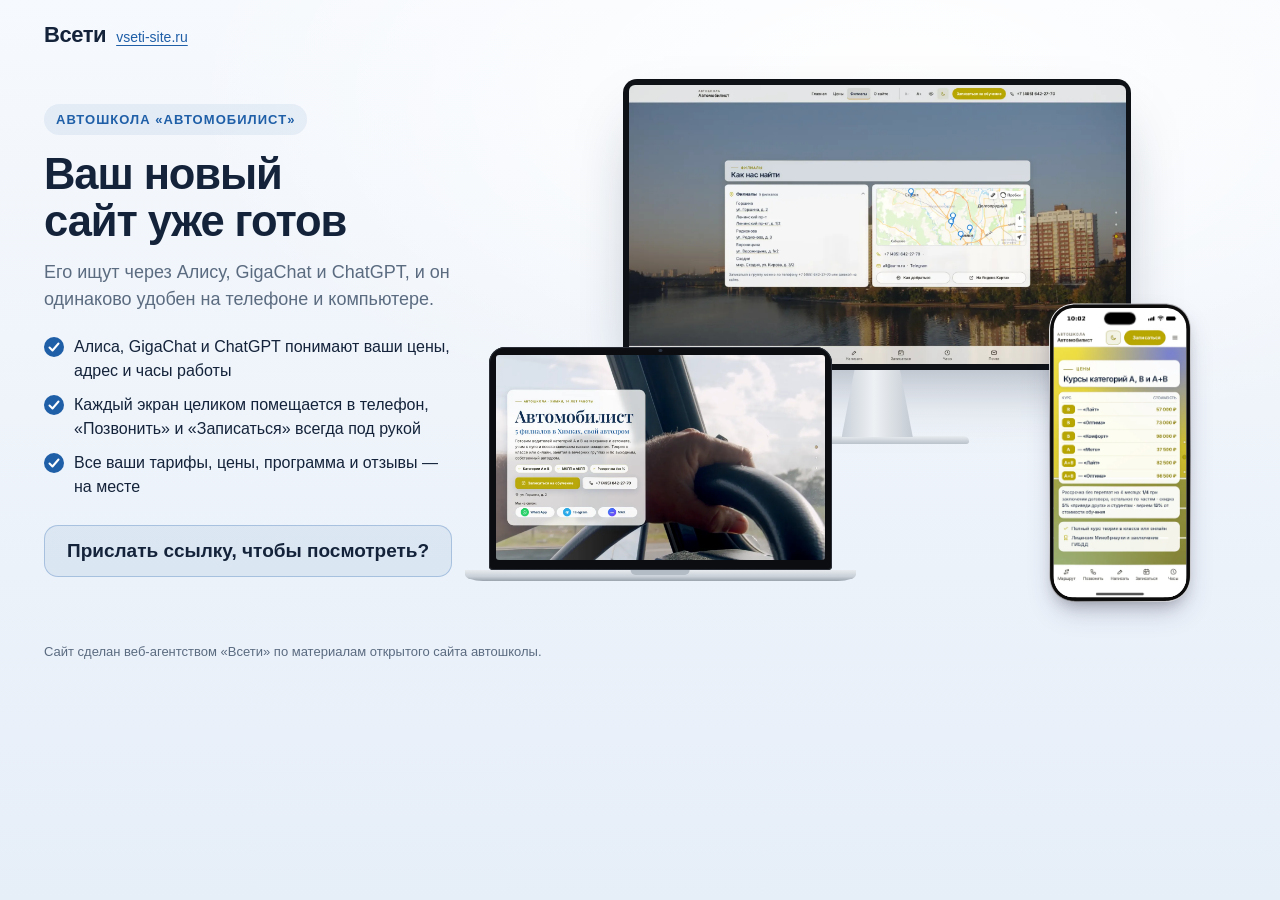
<file: vitrina/index.html>
<!doctype html>
<html lang="ru">
<head>
<meta charset="utf-8">
<meta name="viewport" content="width=device-width, initial-scale=1">
<meta name="robots" content="noindex, nofollow">
<title>Новый сайт автошколы «Автомобилист» — веб-агентство «Всети»</title>
<style>
@layer stageshow{:where(.ss-phone){position:relative}.ss-phone{flex-shrink:0;box-shadow:0 calc(var(--ps) * 40) calc(var(--ps) * 80) calc(var(--ps) * -16) #32325d40,0 calc(var(--ps) * 24) calc(var(--ps) * 48) calc(var(--ps) * -24) #0000004d}.ss-phone__glass{height:100%}.ss-phone__window{position:relative;overflow:hidden;isolation:isolate}.ss-phone:is([data-frame=pro],[data-frame=silver],[data-frame=bezel],[data-frame=clay],[data-frame=outline],[data-frame=bare]){--ss-phone-glass: #0b0b0c;--ss-phone-rim: #2c2c2d;--ss-phone-seam: #e0dfdc;--ss-phone-line: var(--ss-text-faint, #9a9a9d);background:none}.ss-phone__bands{position:absolute;inset:0;overflow:visible;pointer-events:none}.ss-phone:is([data-frame=pro],[data-frame=silver],[data-frame=bezel],[data-frame=clay],[data-frame=outline]) .ss-phone__glass{position:relative}.ss-phone[data-frame=pro]{--ss-phone-band-1: #e3e3e6;--ss-phone-band-2: #9a9ba0;--ss-phone-band-3: #cfd0d4;--ss-phone-band-4: #85868b;--ss-phone-band-5: #c9cacd}.ss-stage[data-theme=dark] .ss-phone[data-frame=pro],.ss-stage[data-theme=glass] .ss-phone[data-frame=pro][data-dark]{--ss-phone-band-1: #5b5c61;--ss-phone-band-2: #2b2c2f;--ss-phone-band-3: #48494d;--ss-phone-band-4: #232427;--ss-phone-band-5: #404145}.ss-phone[data-frame=silver]{--ss-phone-band-1: #f4f4f6;--ss-phone-band-2: #c9cacf;--ss-phone-band-3: #eeeef1;--ss-phone-band-4: #b9babf;--ss-phone-band-5: #e6e6ea}.ss-phone[data-frame=bezel]{--ss-phone-glass: #111113}.ss-phone[data-frame=clay]{--ss-phone-clay-top: color-mix(in srgb, var(--ss-phone-clay, #ecebe8), #fff 45%);--ss-phone-clay-bottom: color-mix(in srgb, var(--ss-phone-clay, #ecebe8), #000 6%);box-shadow:0 calc(var(--ps) * 30) calc(var(--ps) * 60) calc(var(--ps) * -12) #32325d33,0 calc(var(--ps) * 16) calc(var(--ps) * 32) calc(var(--ps) * -16) #00000029}.ss-stage[data-theme=dark] .ss-phone[data-frame=clay]{--ss-phone-clay-top: color-mix(in srgb, var(--ss-phone-clay, #2a2a2e), #fff 6%);--ss-phone-clay-bottom: var(--ss-phone-clay, #2a2a2e);--ss-phone-seam: #333338}.ss-phone[data-frame=outline]{box-shadow:none}.ss-stage[data-theme=blueprint] .ss-phone[data-frame=outline]{--ss-phone-line: var(--ss-line)}.ss-phone:not([data-frame=android],[data-frame=soft]) .ss-phone__status{height:62px;padding:0}.ss-phone:not([data-frame=android],[data-frame=soft]) .ss-phone__time{position:absolute;top:21.5px;left:0;width:138.5px;line-height:22px;text-align:center}.ss-phone:not([data-frame=android],[data-frame=soft]) .ss-phone__glyphs{position:absolute;top:25.33px;left:285.25px;align-items:flex-start;gap:8px}.ss-phone:not([data-frame=android],[data-frame=soft]) .ss-phone__signal{margin-top:1px}.ss-phone:not([data-frame=android],[data-frame=soft]) .ss-phone__battery{margin-top:.33px}.ss-phone[data-frame=photo]{position:relative;background:none}.ss-phone__photo{position:absolute;z-index:4;background:var(--ss-phone-photo-light, none) center / 100% 100% no-repeat;pointer-events:none}.ss-stage[data-theme=dark] .ss-phone__photo,.ss-phone[data-dark] .ss-phone__photo{background-image:var(--ss-phone-photo-dark, var(--ss-phone-photo-light, none))}.ss-phone[data-frame=android]{background:linear-gradient(150deg,#3a3b3f,#1d1e21 40%,#2f3034 70%,#1a1b1e)}.ss-phone[data-frame=android] .ss-phone__glass{background:#050505}.ss-phone[data-frame=android] .ss-phone__island{top:14px;width:24px;height:24px;border-radius:50%}.ss-phone[data-frame=android] .ss-phone__status{height:48px;padding:0 26px}.ss-phone[data-frame=android] .ss-phone__time{font-family:system-ui,sans-serif;font-size:15px;font-weight:500}.ss-phone[data-frame=android] .ss-phone__content[data-status]{padding-top:48px}.ss-phone[data-frame=android] .ss-phone__home{width:108px;height:4px}.ss-phone[data-frame=soft]{box-shadow:0 0 0 calc(var(--ps) * 1.5) #0a25400d,0 calc(var(--ps) * 30) calc(var(--ps) * 60) calc(var(--ps) * -12) #32325d2e,0 calc(var(--ps) * 18) calc(var(--ps) * 36) calc(var(--ps) * -18) #0000001f}.ss-phone[data-frame=soft] .ss-phone__glass{background:#f6f9fc;box-shadow:inset 0 calc(var(--ps) * -2.9) calc(var(--ps) * 7.2) #0a254038}.ss-stage[data-theme=dark] .ss-phone[data-frame=soft] .ss-phone__glass{background:#1c2433;box-shadow:inset 0 calc(var(--ps) * -2.9) calc(var(--ps) * 7.2) #00000073}.ss-phone__screen{--pt: 1px;position:absolute;top:0;left:0;display:flex;flex-direction:column;overflow:hidden;background:#fff;color:#000;font-family:-apple-system,system-ui,sans-serif;font-size:15px;letter-spacing:-.015em;transform-origin:0 0;-webkit-font-smoothing:antialiased}.ss-phone[data-dark] .ss-phone__screen{background:#000;color:#fff}.ss-phone__status{position:absolute;top:0;right:0;left:0;z-index:2;display:flex;align-items:center;justify-content:space-between;height:54px;padding:0 34px 0 52px;transition:color .3s ease;will-change:transform}.ss-phone__time{font-family:SF Pro Text,-apple-system,system-ui,sans-serif;font-variation-settings:"opsz" 17;font-size:17.67px;font-weight:590;letter-spacing:0}.ss-phone__island{position:absolute;top:var(--ss-island-top, 14px);left:50%;z-index:3;width:var(--ss-island-w, 95px);height:37px;border-radius:18.5px;background:#000;transform:translate(-50%)}.ss-phone__glyphs{display:flex;align-items:center;gap:8px}.ss-phone__glyph{display:block}.ss-phone__content{position:relative;flex:1;min-height:0}.ss-phone__content[data-status]{padding-top:62px}.ss-phone__content:not([data-status]){padding-top:44px}.ss-phone[data-frame=bare] .ss-phone__content{padding-right:8px;padding-left:8px}.ss-phone__home{position:absolute;bottom:8px;left:50%;z-index:2;width:144px;height:5px;border-radius:2.5px;background:currentColor;transform:translate(-50%);transition:color .3s ease;will-change:transform}.ss-lock{position:absolute;inset:0;color:#fff;text-align:center}.ss-lock__date{margin-top:66px;font-size:22px;font-weight:600;letter-spacing:-.01em;opacity:.85}.ss-lock__clock{margin-top:-4px;font-size:112px;font-weight:700;line-height:1;letter-spacing:-.035em;font-variant-numeric:tabular-nums;opacity:.92}.ss-lock__stack{position:absolute;right:0;bottom:118px;left:0;display:flex;flex-direction:column;gap:8px;text-align:left}.ss-lock__stack[data-at=top]{top:290px;bottom:auto}.ss-lock__controls{position:absolute;right:46px;bottom:48px;left:46px;display:flex;justify-content:space-between}.ss-lock__control{display:grid;place-items:center;width:50px;height:50px;border-radius:50%;background:#0a0c1842;backdrop-filter:blur(24px) saturate(1.3);color:#fff}.ss-notification{display:flex;align-items:center;gap:13px;margin:0 18px;padding:14px 17px 14px 14px;border-radius:23px;background:#fcfcfdc2;backdrop-filter:blur(30px) saturate(1.25);box-shadow:0 4px 24px #0000000f;color:#000;text-align:left}.ss-notification[data-banner]{position:absolute;top:56px;right:0;left:0;z-index:2;animation:ss-banner-in .52s cubic-bezier(.2,.9,.25,1) both}@keyframes ss-banner-in{0%{transform:translateY(-110px)}}.ss-notification__icon{display:grid;flex-shrink:0;place-items:center;width:38px;height:38px;overflow:hidden;border-radius:9px;background:var(--ss-accent);color:#fff}.ss-notification__icon:has(>img){background:none}.ss-notification__icon>img{display:block;width:100%;height:100%}.ss-notification__text{display:flex;flex:1;flex-direction:column;min-width:0;font-size:15px;line-height:18px;letter-spacing:-.016em}.ss-notification__head{display:flex;align-items:baseline;gap:8px}.ss-notification__title{flex:1;min-width:0;overflow:hidden;font-weight:600;white-space:nowrap;text-overflow:ellipsis}.ss-notification__time{flex-shrink:0;font-size:12px;letter-spacing:-.005em;color:#3c3c4399}.ss-notification__body{display:-webkit-box;overflow:hidden;-webkit-line-clamp:3;-webkit-box-orient:vertical}.ss-lock[data-size=satellite] .ss-lock__stack{top:232px;bottom:auto}.ss-lock[data-size=satellite][data-clock=off] .ss-lock__stack{top:74px}.ss-notification{will-change:transform}.ss-phone:not([data-dark]) .ss-notification{background:#ffffffeb;box-shadow:0 0 0 .5px #00000014,0 8px 24px #0000001f}.ss-phone__time-bar{display:inline-block;width:30px;height:7px;border-radius:4px;background:currentColor;opacity:.5}}
:root{--ink:#14233a;--muted:#5b6b80;--accent:#1f5fa8;--sand:#ffc94d;--bg1:#f6f9fd;--bg2:#e6eef8}
*{box-sizing:border-box}
html,body{margin:0}
body{font:16px/1.5 -apple-system,"Segoe UI",Roboto,Arial,sans-serif;color:var(--ink);background:radial-gradient(1200px 600px at 70% 10%,#ffffff 0,rgba(255,255,255,0) 60%),linear-gradient(180deg,var(--bg1),var(--bg2));min-height:100vh}
a{color:inherit}
.top{display:flex;align-items:center;justify-content:space-between;max-width:1240px;margin:0 auto;padding:18px 24px}
.brand{display:flex;align-items:baseline;gap:10px;text-decoration:none}
.brand b{font-size:22px;letter-spacing:-.02em}
.brand span{font-size:14px;color:var(--accent);text-decoration:underline;text-underline-offset:3px}
.hero{max-width:1240px;margin:0 auto;padding:10px 24px 40px;display:grid;grid-template-columns:minmax(0,.82fr) minmax(0,1.5fr);gap:36px;align-items:center}
.eyebrow{display:inline-block;font-size:13px;font-weight:600;letter-spacing:.08em;text-transform:uppercase;color:var(--accent);background:rgba(31,95,168,.08);padding:6px 12px;border-radius:999px}
h1{text-wrap:balance;font-size:clamp(30px,3.4vw,48px);line-height:1.08;letter-spacing:-.025em;margin:16px 0 14px}
.lead{font-size:18px;color:var(--muted);margin:0 0 22px;max-width:30em}
.pts{list-style:none;padding:0;margin:0 0 26px;display:grid;gap:10px}
.pts li{display:flex;gap:10px;align-items:flex-start}
.pts li::before{content:"";flex:none;width:20px;height:20px;margin-top:2px;border-radius:50%;background:var(--accent) url("data:image/svg+xml,%3Csvg xmlns='http://www.w3.org/2000/svg' viewBox='0 0 20 20'%3E%3Cpath d='M5.5 10.5l3 3 6-7' fill='none' stroke='%23fff' stroke-width='2' stroke-linecap='round' stroke-linejoin='round'/%3E%3C/svg%3E") center/100% no-repeat}
.cta{display:flex;flex-wrap:wrap;gap:14px;align-items:center}
.btn{display:inline-flex;align-items:center;gap:8px;min-height:52px;padding:0 26px;border-radius:14px;background:var(--accent);color:#fff;font-weight:600;text-decoration:none;box-shadow:0 10px 24px rgba(31,95,168,.28)}
.btn:hover{background:#174a86}
.ask{margin:0;display:inline-flex;align-items:center;min-height:52px;padding:12px 22px;line-height:1.3;border-radius:14px;background:rgba(31,95,168,.08);border:1.5px solid rgba(31,95,168,.28);color:var(--ink);font-size:19px;font-weight:600}
/* сцена с устройствами */
.stage{position:relative;width:100%;aspect-ratio:16/11.2}
.dv{position:absolute}
.dv img{display:block;width:100%;height:100%;object-fit:cover;object-position:center top}
.mon .scr img,.lap .scr img{height:auto}
.mon{left:18%;top:0;width:68%}
.mon .scr{padding:1.1%;background:#0e1116;border-radius:14px;box-shadow:0 30px 60px -20px rgba(20,35,58,.35)}
.mon .scr img{border-radius:6px}
.mon .neck{width:14%;aspect-ratio:1/.95;margin:0 auto;background:linear-gradient(90deg,#c9d0d8,#eef1f4 45%,#c3cad2);clip-path:polygon(18% 0,82% 0,100% 100%,0 100%)}
.mon .foot{width:36%;aspect-ratio:36/1.5;margin:-1px auto 0;border-radius:6px 6px 3px 3px;background:linear-gradient(180deg,#e9edf1,#b9c1ca);box-shadow:0 12px 20px -8px rgba(20,35,58,.4)}
.lap{left:0;bottom:4%;width:46%}
.lap .scr{padding:2.2% 2.2% 3%;background:#0b0d11;border-radius:16px 16px 4px 4px;position:relative;box-shadow:0 0 0 1px #2a2f37 inset}
.lap .scr::before{content:"";position:absolute;top:1%;left:50%;width:.9%;aspect-ratio:1;border-radius:50%;background:#2b3442;transform:translateX(-50%)}
.lap .scr img{border-radius:3px}
.lap .base{position:relative;height:0;padding-bottom:3.2%;margin:0 -7%;background:linear-gradient(180deg,#e7ebef 0,#c8cfd7 60%,#9aa3ad 100%);border-radius:0 0 18px 18px/0 0 60% 60%;box-shadow:0 22px 30px -14px rgba(20,35,58,.45)}
.lap .base::after{content:"";position:absolute;top:0;left:50%;width:15%;height:40%;transform:translateX(-50%);background:#b3bbc4;border-radius:0 0 8px 8px}
.tab{right:1.5%;bottom:3%;width:23%}
.tab .scr{aspect-ratio:820/1180;padding:4.5%;background:#121419;border-radius:22px;box-shadow:0 0 0 2px #c7ced6,0 28px 50px -18px rgba(20,35,58,.45)}
.tab .scr img{border-radius:10px}
.ph{right:6%;bottom:0;width:340px;transform-origin:100% 100%}
.ph-shot{display:block;width:100%;height:auto}
.note{max-width:1240px;margin:0 auto;padding:0 24px 34px;color:var(--muted);font-size:13px}
@media (max-width:600px){
  .stage{aspect-ratio:16/9.8}
  .mon{display:none}
  .lap{left:6%;width:64%;bottom:6%}
  .ph{right:5%}
}
@media (max-width:900px){
  .hero{grid-template-columns:1fr;gap:26px;padding-top:0}
  .stage{order:-1}
  .lead{font-size:16.5px}
}
</style>
</head>
<body>
<header class="top"><a class="brand" href="https://vseti-site.ru/" target="_blank" rel="noopener"><b>Всети</b><span>vseti-site.ru</span></a></header>
<main class="hero">
  <div class="txt">
    <span class="eyebrow">Автошкола «Автомобилист»</span>
    <h1>Ваш новый сайт уже готов</h1>
    <p class="lead">Его ищут через Алису, GigaChat и ChatGPT, и он одинаково удобен на телефоне и компьютере.</p>
    <ul class="pts">
      <li>Алиса, GigaChat и ChatGPT понимают ваши цены, адрес и часы работы</li>
      <li>Каждый экран целиком помещается в телефон, «Позвонить» и «Записаться» всегда под рукой</li>
      <li>Все ваши тарифы, цены, программа и отзывы — на месте</li>
    </ul>
    <div class="cta">
      <p class="ask">Прислать ссылку, чтобы посмотреть?</p>
    </div>
  </div>
  <div class="stage" id="stage" aria-label="Новый сайт на компьютере, ноутбуке и телефоне">
    <div class="dv mon"><div class="scr"><img src="img/monitor.webp?v=2" alt="" width="1600" height="900"></div><div class="neck"></div><div class="foot"></div></div>
    <div class="dv lap"><div class="scr"><img src="img/laptop.webp?v=2" alt="" width="1280" height="800"></div><div class="base"></div></div>
    <div class="dv ph" id="ph"><div class="ss-phone z-phone" data-frame="pro" style="width: 340px; height: 714.953px; padding: 2.38318px; border-radius: 61.1682px; --ps: 0.794392523364486px;"><svg class="ss-phone__bands" width="100%" height="100%" aria-hidden="true"><defs><linearGradient id="ph-band" x1="0.2" y1="0" x2="0.8" y2="1"><stop offset="0" style="stop-color: var(--ss-phone-band-1);"></stop><stop offset="0.22" style="stop-color: var(--ss-phone-band-2);"></stop><stop offset="0.48" style="stop-color: var(--ss-phone-band-3);"></stop><stop offset="0.74" style="stop-color: var(--ss-phone-band-4);"></stop><stop offset="1" style="stop-color: var(--ss-phone-band-5);"></stop></linearGradient><linearGradient id="ph-clay" x1="0" y1="0" x2="0" y2="1"><stop offset="0" style="stop-color: var(--ss-phone-clay-top);"></stop><stop offset="1" style="stop-color: var(--ss-phone-clay-bottom);"></stop></linearGradient></defs><g transform="translate(10.327102803738317 10.327102803738317)" stroke-linejoin="round"><path d="M262.94 0.00L267.09 0.06L270.49 0.24L273.65 0.53L276.65 0.94L279.51 1.47L282.27 2.11L284.93 2.87L287.50 3.74L289.97 4.72L292.36 5.81L294.65 7.02L296.85 8.33L298.96 9.75L300.98 11.27L302.90 12.90L304.72 14.62L306.45 16.45L308.08 18.37L309.60 20.38L311.02 22.49L312.33 24.70L313.53 26.99L314.63 29.37L315.61 31.85L316.48 34.41L317.24 37.07L317.88 39.83L318.41 42.70L318.82 45.69L319.11 48.85L319.29 52.25L319.35 56.40L319.35 637.90L319.29 642.04L319.11 645.45L318.82 648.60L318.41 651.60L317.88 654.47L317.24 657.23L316.48 659.89L315.61 662.45L314.63 664.92L313.53 667.31L312.33 669.60L311.02 671.80L309.60 673.91L308.08 675.93L306.45 677.85L304.72 679.68L302.90 681.40L300.98 683.03L298.96 684.55L296.85 685.97L294.65 687.28L292.36 688.49L289.97 689.58L287.50 690.56L284.93 691.43L282.27 692.19L279.51 692.83L276.65 693.36L273.65 693.77L270.49 694.06L267.09 694.24L262.94 694.30L56.40 694.30L52.25 694.24L48.85 694.06L45.69 693.77L42.70 693.36L39.83 692.83L37.07 692.19L34.41 691.43L31.85 690.56L29.37 689.58L26.99 688.49L24.70 687.28L22.49 685.97L20.38 684.55L18.37 683.03L16.45 681.40L14.62 679.68L12.90 677.85L11.27 675.93L9.75 673.91L8.33 671.80L7.02 669.60L5.81 667.31L4.72 664.92L3.74 662.45L2.87 659.89L2.11 657.23L1.47 654.47L0.94 651.60L0.53 648.60L0.24 645.45L0.06 642.04L0.00 637.90L0.00 56.40L0.06 52.25L0.24 48.85L0.53 45.69L0.94 42.70L1.47 39.83L2.11 37.07L2.87 34.41L3.74 31.85L4.72 29.37L5.81 26.99L7.02 24.70L8.33 22.49L9.75 20.38L11.27 18.37L12.90 16.45L14.62 14.62L16.45 12.90L18.37 11.27L20.38 9.75L22.49 8.33L24.70 7.02L26.99 5.81L29.37 4.72L31.85 3.74L34.41 2.87L37.07 2.11L39.83 1.47L42.70 0.94L45.69 0.53L48.85 0.24L52.25 0.06L56.40 0.00Z" fill="none" stroke-width="20.654205607476634" stroke="url(#ph-band)"></path><path d="M262.94 0.00L267.09 0.06L270.49 0.24L273.65 0.53L276.65 0.94L279.51 1.47L282.27 2.11L284.93 2.87L287.50 3.74L289.97 4.72L292.36 5.81L294.65 7.02L296.85 8.33L298.96 9.75L300.98 11.27L302.90 12.90L304.72 14.62L306.45 16.45L308.08 18.37L309.60 20.38L311.02 22.49L312.33 24.70L313.53 26.99L314.63 29.37L315.61 31.85L316.48 34.41L317.24 37.07L317.88 39.83L318.41 42.70L318.82 45.69L319.11 48.85L319.29 52.25L319.35 56.40L319.35 637.90L319.29 642.04L319.11 645.45L318.82 648.60L318.41 651.60L317.88 654.47L317.24 657.23L316.48 659.89L315.61 662.45L314.63 664.92L313.53 667.31L312.33 669.60L311.02 671.80L309.60 673.91L308.08 675.93L306.45 677.85L304.72 679.68L302.90 681.40L300.98 683.03L298.96 684.55L296.85 685.97L294.65 687.28L292.36 688.49L289.97 689.58L287.50 690.56L284.93 691.43L282.27 692.19L279.51 692.83L276.65 693.36L273.65 693.77L270.49 694.06L267.09 694.24L262.94 694.30L56.40 694.30L52.25 694.24L48.85 694.06L45.69 693.77L42.70 693.36L39.83 692.83L37.07 692.19L34.41 691.43L31.85 690.56L29.37 689.58L26.99 688.49L24.70 687.28L22.49 685.97L20.38 684.55L18.37 683.03L16.45 681.40L14.62 679.68L12.90 677.85L11.27 675.93L9.75 673.91L8.33 671.80L7.02 669.60L5.81 667.31L4.72 664.92L3.74 662.45L2.87 659.89L2.11 657.23L1.47 654.47L0.94 651.60L0.53 648.60L0.24 645.45L0.06 642.04L0.00 637.90L0.00 56.40L0.06 52.25L0.24 48.85L0.53 45.69L0.94 42.70L1.47 39.83L2.11 37.07L2.87 34.41L3.74 31.85L4.72 29.37L5.81 26.99L7.02 24.70L8.33 22.49L9.75 20.38L11.27 18.37L12.90 16.45L14.62 14.62L16.45 12.90L18.37 11.27L20.38 9.75L22.49 8.33L24.70 7.02L26.99 5.81L29.37 4.72L31.85 3.74L34.41 2.87L37.07 2.11L39.83 1.47L42.70 0.94L45.69 0.53L48.85 0.24L52.25 0.06L56.40 0.00Z" fill="none" stroke-width="15.88785046728972" style="stroke: var(--ss-phone-rim);"></path><path d="M262.94 0.00L267.09 0.06L270.49 0.24L273.65 0.53L276.65 0.94L279.51 1.47L282.27 2.11L284.93 2.87L287.50 3.74L289.97 4.72L292.36 5.81L294.65 7.02L296.85 8.33L298.96 9.75L300.98 11.27L302.90 12.90L304.72 14.62L306.45 16.45L308.08 18.37L309.60 20.38L311.02 22.49L312.33 24.70L313.53 26.99L314.63 29.37L315.61 31.85L316.48 34.41L317.24 37.07L317.88 39.83L318.41 42.70L318.82 45.69L319.11 48.85L319.29 52.25L319.35 56.40L319.35 637.90L319.29 642.04L319.11 645.45L318.82 648.60L318.41 651.60L317.88 654.47L317.24 657.23L316.48 659.89L315.61 662.45L314.63 664.92L313.53 667.31L312.33 669.60L311.02 671.80L309.60 673.91L308.08 675.93L306.45 677.85L304.72 679.68L302.90 681.40L300.98 683.03L298.96 684.55L296.85 685.97L294.65 687.28L292.36 688.49L289.97 689.58L287.50 690.56L284.93 691.43L282.27 692.19L279.51 692.83L276.65 693.36L273.65 693.77L270.49 694.06L267.09 694.24L262.94 694.30L56.40 694.30L52.25 694.24L48.85 694.06L45.69 693.77L42.70 693.36L39.83 692.83L37.07 692.19L34.41 691.43L31.85 690.56L29.37 689.58L26.99 688.49L24.70 687.28L22.49 685.97L20.38 684.55L18.37 683.03L16.45 681.40L14.62 679.68L12.90 677.85L11.27 675.93L9.75 673.91L8.33 671.80L7.02 669.60L5.81 667.31L4.72 664.92L3.74 662.45L2.87 659.89L2.11 657.23L1.47 654.47L0.94 651.60L0.53 648.60L0.24 645.45L0.06 642.04L0.00 637.90L0.00 56.40L0.06 52.25L0.24 48.85L0.53 45.69L0.94 42.70L1.47 39.83L2.11 37.07L2.87 34.41L3.74 31.85L4.72 29.37L5.81 26.99L7.02 24.70L8.33 22.49L9.75 20.38L11.27 18.37L12.90 16.45L14.62 14.62L16.45 12.90L18.37 11.27L20.38 9.75L22.49 8.33L24.70 7.02L26.99 5.81L29.37 4.72L31.85 3.74L34.41 2.87L37.07 2.11L39.83 1.47L42.70 0.94L45.69 0.53L48.85 0.24L52.25 0.06L56.40 0.00Z" fill="none" stroke-width="14.69626168224299" style="stroke: var(--ss-phone-glass);"></path></g></svg><div class="ss-phone__glass" style="padding: 7.94393px; border-radius: 58.785px;"><div class="ss-phone__window" style="width: 319.346px; height: 694.299px; clip-path: path(&quot;M 262.94 0 L 267.09 0.06 L 270.49 0.24 L 273.65 0.53 L 276.65 0.94 L 279.51 1.47 L 282.27 2.11 L 284.93 2.87 L 287.5 3.74 L 289.97 4.72 L 292.36 5.81 L 294.65 7.02 L 296.85 8.33 L 298.96 9.75 L 300.98 11.27 L 302.9 12.9 L 304.72 14.62 L 306.45 16.45 L 308.08 18.37 L 309.6 20.38 L 311.02 22.49 L 312.33 24.7 L 313.53 26.99 L 314.63 29.37 L 315.61 31.85 L 316.48 34.41 L 317.24 37.07 L 317.88 39.83 L 318.41 42.7 L 318.82 45.69 L 319.11 48.85 L 319.29 52.25 L 319.35 56.4 L 319.35 637.9 L 319.29 642.04 L 319.11 645.45 L 318.82 648.6 L 318.41 651.6 L 317.88 654.47 L 317.24 657.23 L 316.48 659.89 L 315.61 662.45 L 314.63 664.92 L 313.53 667.31 L 312.33 669.6 L 311.02 671.8 L 309.6 673.91 L 308.08 675.93 L 306.45 677.85 L 304.72 679.68 L 302.9 681.4 L 300.98 683.03 L 298.96 684.55 L 296.85 685.97 L 294.65 687.28 L 292.36 688.49 L 289.97 689.58 L 287.5 690.56 L 284.93 691.43 L 282.27 692.19 L 279.51 692.83 L 276.65 693.36 L 273.65 693.77 L 270.49 694.06 L 267.09 694.24 L 262.94 694.3 L 56.4 694.3 L 52.25 694.24 L 48.85 694.06 L 45.69 693.77 L 42.7 693.36 L 39.83 692.83 L 37.07 692.19 L 34.41 691.43 L 31.85 690.56 L 29.37 689.58 L 26.99 688.49 L 24.7 687.28 L 22.49 685.97 L 20.38 684.55 L 18.37 683.03 L 16.45 681.4 L 14.62 679.68 L 12.9 677.85 L 11.27 675.93 L 9.75 673.91 L 8.33 671.8 L 7.02 669.6 L 5.81 667.31 L 4.72 664.92 L 3.74 662.45 L 2.87 659.89 L 2.11 657.23 L 1.47 654.47 L 0.94 651.6 L 0.53 648.6 L 0.24 645.45 L 0.06 642.04 L 0 637.9 L 0 56.4 L 0.06 52.25 L 0.24 48.85 L 0.53 45.69 L 0.94 42.7 L 1.47 39.83 L 2.11 37.07 L 2.87 34.41 L 3.74 31.85 L 4.72 29.37 L 5.81 26.99 L 7.02 24.7 L 8.33 22.49 L 9.75 20.38 L 11.27 18.37 L 12.9 16.45 L 14.62 14.62 L 16.45 12.9 L 18.37 11.27 L 20.38 9.75 L 22.49 8.33 L 24.7 7.02 L 26.99 5.81 L 29.37 4.72 L 31.85 3.74 L 34.41 2.87 L 37.07 2.11 L 39.83 1.47 L 42.7 0.94 L 45.69 0.53 L 48.85 0.24 L 52.25 0.06 L 56.4 0 Z&quot;);"><div class="ss-phone__screen" style="width: 402px; height: 874px; transform: scale(0.794393); --ss-screen-r: 64px;"><div class="ss-phone__status"><span class="ss-phone__time">10:02</span><span class="ss-phone__glyphs"><svg viewBox="0 0 20.33 13.67" width="20.33" height="13.67" class="ss-phone__glyph ss-phone__signal"><rect x="0" y="7.34" width="3.333" height="6.33" rx="1.667" fill="currentColor"></rect><rect x="5.667" y="5" width="3.333" height="8.67" rx="1.667" fill="currentColor"></rect><rect x="11.334" y="2.67" width="3.333" height="11" rx="1.667" fill="currentColor"></rect><rect x="17.000999999999998" y="0" width="3.333" height="13.67" rx="1.667" fill="currentColor"></rect></svg><svg viewBox="0 0 19.33 14.33" width="19.33" height="14.33" class="ss-phone__glyph ss-phone__wifi"><path fill-rule="evenodd" fill="currentColor" d="M0.415933 5.54283C0.902185 6.04412 1.66017 5.95818 2.27513 5.41393C4.30595 3.58064 6.83731 2.63535 9.66901 2.63535C12.5007 2.63535 15.0464 3.60928 17.0629 5.41393C17.6636 5.97251 18.4215 6.0298 18.9221 5.54283C19.4226 5.02722 19.4942 4.2538 18.9793 3.70954C16.8341 1.51819 13.3302 0 9.66901 0C6.00783 0 2.48965 1.53251 0.358727 3.72387C-0.156127 4.2538 -0.0989213 5.02722 0.415933 5.55715L0.415933 5.54283ZM3.94841 9.13779C4.50617 9.68205 5.22124 9.62476 5.85051 9.10915C6.88022 8.29276 8.25316 7.73418 9.66901 7.7485C11.0706 7.7485 12.4435 8.29276 13.4875 9.12347C14.1168 9.63908 14.8605 9.66773 15.4039 9.12347C15.9331 8.57921 16.0189 7.7485 15.4611 7.23289C14.0739 5.98683 11.9859 5.11315 9.68332 5.11315C7.38077 5.11315 5.27845 5.98683 3.9055 7.23289C3.41925 7.69121 3.31914 8.47896 3.96271 9.13779L3.94841 9.13779ZM8.72511 13.8929C9.34008 14.4801 9.98365 14.4801 10.5986 13.8929L11.757 12.7757C12.372 12.1742 12.5007 11.4151 11.7999 10.8995C11.2136 10.4841 10.4699 10.212 9.66901 10.212C8.86813 10.212 8.11015 10.4841 7.53809 10.9138C6.83731 11.4151 6.98033 12.1885 7.59529 12.7757L8.73942 13.8929L8.72511 13.8929Z"></path></svg><svg viewBox="0 0 29.33 13.67" width="29.33" height="13.67" class="ss-phone__glyph ss-phone__battery"><path fill="currentColor" d="M0 6.4C0 4.15979 0 3.03969 0.435974 2.18404C0.819467 1.43139 1.43139 0.819467 2.18404 0.435974C3.03969 0 4.15979 0 6.4 0L19.933 0C22.1732 0 23.2933 0 24.149 0.435974C24.9016 0.819467 25.5135 1.43139 25.897 2.18404C26.333 3.03969 26.333 4.15979 26.333 6.4L26.333 7.26666C26.333 9.50687 26.333 10.627 25.897 11.4826C25.5135 12.2353 24.9016 12.8472 24.149 13.2307C23.2933 13.6667 22.1732 13.6667 19.933 13.6667L6.4 13.6667C4.15979 13.6667 3.03969 13.6667 2.18404 13.2307C1.43139 12.8472 0.819467 12.2353 0.435974 11.4826C0 10.627 0 9.50687 0 7.26666L0 6.4Z"></path><path fill-rule="evenodd" fill="currentColor" transform="translate(27.33 4.33)" d="M0 0L0 5C0.601505 4.8625 2 3.75 2 2.5C2 1.25 0.601505 0.1375 0 0Z"></path></svg></span></div><span class="ss-phone__island"></span><div class="ss-phone__content" data-status="true"><img class="ph-shot" src="img/phone.webp?v=2" alt="Новый сайт автошколы «Автомобилист» на телефоне" width="393" height="794"></div><span class="ss-phone__home"></span></div></div></div></div></div>
  </div>
</main>
<p class="note">Сайт сделан веб-агентством «Всети» по материалам открытого сайта автошколы.</p>
<script>
(function(){var st=document.getElementById('stage'),ph=document.getElementById('ph');
function fit(){var k=st.clientWidth*(innerWidth<=600?0.27:0.19)/340;ph.style.transform='scale('+k+')';}
fit();addEventListener('resize',fit);})();
</script>
</body>
</html>
</file>
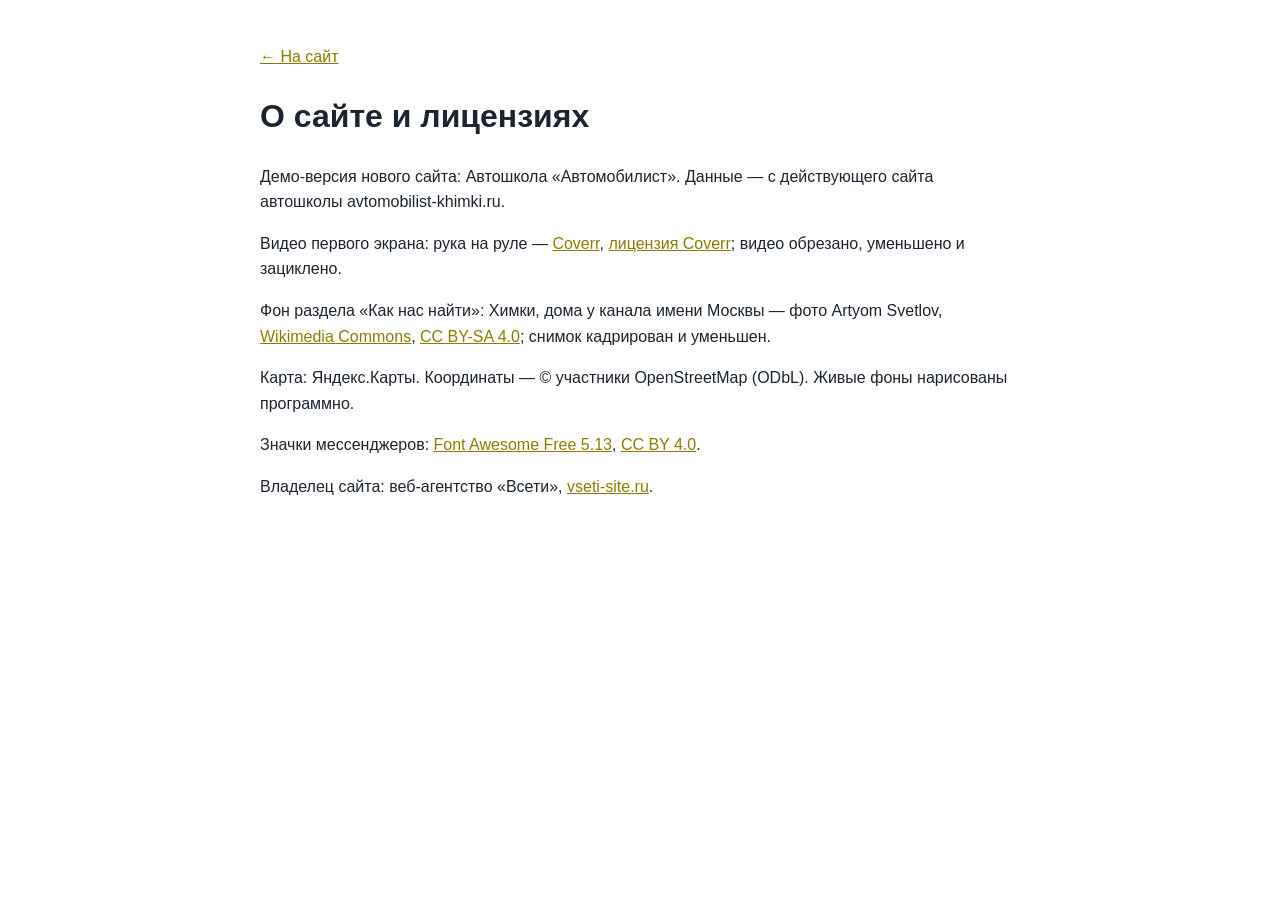
<file: credits.html>
<!doctype html><html lang="ru"><head><meta charset="utf-8"><meta name="viewport" content="width=device-width,initial-scale=1"><meta name="robots" content="noindex"><title>О сайте — Автошкола «Автомобилист»</title>
<style>body{font:16px/1.6 Inter,Arial,sans-serif;max-width:760px;margin:0 auto;padding:28px 18px;color:#1b2430}a{color:#8a7c00}</style></head><body>
<p><a href="./">← На сайт</a></p><h1>О сайте и лицензиях</h1>
<p>Демо-версия нового сайта: Автошкола «Автомобилист». Данные — с действующего сайта автошколы avtomobilist-khimki.ru.</p>
<p>Видео первого экрана: рука на руле — <a href="https://coverr.co/videos/hand-on-a-steering-wheel-hrup2fwk9p" target="_blank" rel="noopener">Coverr</a>, <a href="https://coverr.co/license" target="_blank" rel="noopener">лицензия Coverr</a>; видео обрезано, уменьшено и зациклено.</p>
<p>Фон раздела «Как нас найти»: Химки, дома у канала имени Москвы — фото Artyom Svetlov, <a href="https://commons.wikimedia.org/wiki/File:Khimki_2014-09_1411373753.JPG" target="_blank" rel="noopener">Wikimedia Commons</a>, <a href="https://creativecommons.org/licenses/by-sa/4.0/deed.ru" target="_blank" rel="noopener">CC BY-SA 4.0</a>; снимок кадрирован и уменьшен.</p>
<p>Карта: Яндекс.Карты. Координаты — © участники OpenStreetMap (ODbL). Живые фоны нарисованы программно.</p>
<p>Значки мессенджеров: <a href="https://fontawesome.com" target="_blank" rel="noopener">Font Awesome Free 5.13</a>, <a href="https://creativecommons.org/licenses/by/4.0/" target="_blank" rel="noopener">CC BY 4.0</a>.</p>
<p>Владелец сайта: веб-агентство «Всети», <a href="https://vseti-site.ru" target="_blank" rel="noopener">vseti-site.ru</a>.</p>
</body></html>
</file>
<file: css/etalon.css>
/* ==========================================================================
   Эталон нотариуса. Общий слой поверх встроенных стилей index.html:
   видео-первый экран, «жидкое стекло», интерьеры на фоне экранов,
   шапка и нижняя панель со второго экрана, карточки Spotlight Card.
   ========================================================================== */

/* плавное проявление подсветки рамки (Chrome/Safari/Firefox новых версий) */
@property --hl{syntax:'<number>';inherits:true;initial-value:0}

:root{
  --glass:rgba(0,0,0,.4);
  --glass-blur:4px;
  --spot:255,196,108;          /* тёплый янтарь под интерьеры */
  --spring:cubic-bezier(.2,.9,.3,1.35);
}

/* ---------- светлый текст на тёмном стекле для всего, что лежит на фото ---------- */
.sec:not(.sec-hero),.hdr,.bar,.mmenu{
  --card:rgba(0,0,0,.4); --card-rgb:0,0,0;
  --text:#fff; --muted:rgba(255,255,255,.84);
  --line:rgba(255,255,255,.3); --line2:rgba(255,255,255,.2);
  --accent:#ecd9ac; --accent-d:#f6e9c8; --accent-l:#d3bc8a; --accent-soft:rgba(255,255,255,.13);
  --bg:rgba(0,0,0,.3); --bg2:transparent; --bg3:rgba(255,255,255,.13);
  --on-accent:#1d170b;
  --shadow:0 1px 12px rgba(0,0,0,.35); --shadow-lg:0 18px 50px rgba(0,0,0,.5);
  --ok:#8fe3a8; --bad:#ff9f96;
  color:#fff;
}
.sec:not(.sec-hero){background:#2b2319}
.sec:not(.sec-hero) .sec-scroll{
  position:relative;z-index:1;
  padding-top:calc(var(--hdr-h) / var(--zc,1) + 12px);padding-bottom:calc(var(--bar-h) + 12px);
  text-shadow:0 1px 2px rgba(0,0,0,.45)
}
.sec:not(.sec-hero) :is(input,select,textarea,button.btn,.btn){text-shadow:none}

/* ---------- фон экранов: интерьеры, затемнение ровно 50% ---------- */
.sec-bg{position:absolute;inset:0;z-index:0;overflow:hidden;pointer-events:none;background:#2b2319}
.sec-bg picture{display:block;width:100%;height:100%}
.sec-bg img{display:block;width:100%;height:100%;object-fit:cover;opacity:0;transition:opacity .9s ease}
.sec-bg img.ld,html:not(.js) .sec-bg img{opacity:1}
.sec-bg::after{content:"";position:absolute;inset:0;background:rgba(0,0,0,.5)}

/* ==========================================================================
   Жидкое стекло
   ========================================================================== */
.glass,
.sec:not(.sec-hero) :is(.sec-head,.svc,.step,.rev,.rsum,.cred,.cbox,.fq,.about-txt,.tf-card,.quote,.ilink,.chips li,.foot,.rate-chip){
  position:relative;isolation:isolate;
  background:var(--glass);
  -webkit-backdrop-filter:blur(var(--glass-blur));backdrop-filter:blur(var(--glass-blur));
  border:0;border-radius:var(--radius);
  box-shadow:0 8px 30px rgba(0,0,0,.14);
}
/* тонкая светлая рамка-градиент; рядом с курсором рамка разгорается (--hl, --x, --y) */
.glass::after,
.sec:not(.sec-hero) :is(.sec-head,.svc,.step,.rev,.rsum,.cred,.cbox,.fq,.about-txt,.tf-card,.quote,.ilink,.chips li,.foot,.rate-chip)::after{
  content:"";position:absolute;inset:0;border-radius:inherit;padding:1.4px;pointer-events:none;z-index:2;
  background:
    radial-gradient(230px circle at var(--x,50%) var(--y,50%),rgba(255,226,160,calc(var(--hl,0)*1)),rgba(var(--spot),calc(var(--hl,0)*.65)) 38%,transparent 72%),
    linear-gradient(160deg,rgba(255,255,255,.58) 0%,rgba(255,255,255,.16) 22%,rgba(255,255,255,0) 44%,rgba(255,255,255,0) 60%,rgba(255,255,255,.16) 82%,rgba(255,255,255,.5) 100%);
  -webkit-mask:linear-gradient(#000 0 0) content-box,linear-gradient(#000 0 0);
  -webkit-mask-composite:xor;mask-composite:exclude;
}
.sec:not(.sec-hero) .sec-head{display:block;width:fit-content;max-width:100%;border-radius:18px;padding:14px 22px 16px;margin-bottom:16px}
.sec:not(.sec-hero) .sec-head .h2{margin-top:8px}
.sec:not(.sec-hero) .sec-head .lead{margin-top:8px}
.sec:not(.sec-hero) .sec-head .demo-note{background:rgba(255,255,255,.1);border-left-color:var(--accent)}

/* ==========================================================================
   Spotlight Card: пятно света под курсором внутри карточки (::before),
   подсветка рамки рядом с курсором (::after выше), «прыжок» scale + тень.
   Позицию --x/--y ставит один общий обработчик pointermove (js/etalon.js).
   ========================================================================== */
.glow{position:relative;isolation:isolate;--hov:1.035}
.glow::before{
  content:"";position:absolute;inset:0;border-radius:inherit;pointer-events:none;z-index:-1;
  background:
    radial-gradient(340px circle at var(--x,50%) var(--y,50%),rgba(var(--spot),.5),rgba(var(--spot),.2) 38%,transparent 72%);
  opacity:0;transition:opacity .35s ease;
}
.glow.lit{--hl:1}
.glow.lit::before{opacity:1}
.glow{transition:scale .38s var(--spring),box-shadow .32s ease,--hl .3s ease}
.glow.rv{transition:opacity .7s ease var(--rvd),translate .7s ease var(--rvd),scale .38s var(--spring),box-shadow .32s ease,--hl .3s ease}
@media (hover:hover) and (pointer:fine){
  .glow:hover{scale:var(--hov);z-index:6;box-shadow:0 24px 54px rgba(0,0,0,.5),0 0 34px rgba(var(--spot),.2)}
}
/* ---------- «Контакты» («Как нас найти»): плашки при наведении и касании загораются жёлтым — яркая рамка и мягкое
   свечение вокруг; размер не меняется (никаких увеличений и сдвигов раскладки), видно в обеих темах ---------- */
:root{--gy-ring:255,208,80;--gy-glow:255,200,64}
html[data-theme="light"]{--gy-ring:232,154,0;--gy-glow:255,186,30}
#contacts .glow{--gy:0 0 0 2.5px rgba(var(--gy-ring),.98),0 0 22px 4px rgba(var(--gy-glow),.66),0 0 58px 14px rgba(var(--gy-glow),.32),0 8px 30px rgba(0,0,0,.14);
  --gy0:0 0 0 0 rgba(var(--gy-ring),0),0 0 0 0 rgba(var(--gy-glow),0),0 0 0 0 rgba(var(--gy-glow),0),0 8px 30px rgba(0,0,0,.14)}
@media (hover:hover) and (pointer:fine){
  #contacts .glow:hover{scale:1;box-shadow:var(--gy)}
  /* заголовок с рейтингом: когда курсор на значке рейтинга, светится только значок */
  #contacts .sec-head:has(.rate-chip:hover):hover{box-shadow:var(--gy0)}
}
#contacts .glow.tap{animation:cGlowTap 1.4s ease-out,glowHl .62s ease-out}
@keyframes cGlowTap{0%{box-shadow:var(--gy0)}14%,62%{box-shadow:var(--gy)}100%{box-shadow:var(--gy0)}}
html[data-hc="1"] #contacts .glow:hover{outline:3px solid #ffd400;outline-offset:2px}
/* крупные плашки берут нижнюю границу 1,03: 3,5 % от 600 px — это уже 20 px */
.hero-plq,.about-txt,.tf-card,.sec-head,.cbox{--hov:1.03}

/* касание на телефоне: вспышка пятна в точке касания и подпрыгивание */
.glow.tap{animation:glowTap .62s var(--spring),glowHl .62s ease-out}
.glow.tap::before{animation:spotFlash .62s ease-out}
@keyframes glowTap{0%{scale:1}38%{scale:var(--tap,1.045)}100%{scale:1}}
@keyframes glowHl{0%{--hl:0}22%{--hl:1}100%{--hl:0}}
@keyframes spotFlash{0%{opacity:0}18%{opacity:1}100%{opacity:0}}

/* ---------- появление блоков при входе на экран ---------- */
.rv{--rvd:calc(var(--i,0) * 90ms);opacity:0;transform:none;translate:0 18px;
  transition:opacity .7s ease var(--rvd),translate .7s ease var(--rvd)}
.sec.active .rv{opacity:1;transform:none;translate:0 0}
/* первый экран: блоки стартуют сами (экран активен с загрузки), по очереди после слова */
.sec-hero .rv{--rvd:calc(var(--hero-d,1.8s) + var(--i,0) * 140ms);opacity:1;translate:0 0}
.sec-hero .kicker.rv{--rvd:.45s}
/* анимация заголовка стартует — скрипт ставит .go, и остальные блоки выходят следом за словом */
.sec-hero.go .rv{animation:heroIn .9s cubic-bezier(.2,.7,.2,1) var(--rvd) both}
html.js .sec-hero:not(.go) .rv{opacity:0;translate:0 18px;animation:heroSafe .01s linear 5s forwards}
@keyframes heroIn{from{opacity:0;translate:0 18px}to{opacity:1;translate:0 0}}
@keyframes heroSafe{to{opacity:1;translate:0 0}}

/* ==========================================================================
   Первый экран
   ========================================================================== */
.sec-hero{background:#8fb1d4;color:#fff;
  /* А−/А+ первый экран не трогают: страница в zoom, экран — встречный zoom (как шапка), поэтому он на любой ступени
     выглядит ровно как при 100 %. Единицы vw/vh и высота экрана считаются от окна без поправки. */
  zoom:calc(1 / var(--zc,1)); --vwu:1vw; --vhu:1vh;
  /* высота — та же видимая, что у остальных экранов (скрипт кладёт её в --vhr); 100vh во встроенном браузере Telegram на Android
     считается при спрятанной верхней панели и выше видимой части — первый экран выходил выше, и все следующие съезжали вниз */
  --vh:var(--vhr, calc(100 * var(--vhu)))}
.hero-bg{position:absolute;inset:0;overflow:hidden;background:#9db9d6 url(../img/hero-poster.jpg) 54% 50%/cover no-repeat}
.hero-video{position:absolute;inset:0;width:100%;height:100%;object-fit:cover;object-position:54% 50%;background:transparent}
.hero-clouds{
  position:absolute;left:0;top:0;width:100%;height:58%;pointer-events:none;opacity:0;transition:opacity 2.4s ease;
  -webkit-mask-image:linear-gradient(180deg,#000 0%,#000 36%,rgba(0,0,0,.55) 66%,transparent 100%);
          mask-image:linear-gradient(180deg,#000 0%,#000 36%,rgba(0,0,0,.55) 66%,transparent 100%)
}
.hero-clouds.on{opacity:1}
/* угасание к низу рисует сам шейдер (js/clouds.js): маска на canvas — лишний проход на каждый кадр */
.hero-clouds.baked{-webkit-mask-image:none;mask-image:none}
/* точки-переходы по краю не растут с А+: иначе на ступенях 130–150 % они наезжают на плашки первого экрана и карточки */
.dots{zoom:calc(1 / var(--zc,1))}

.sec-hero .sec-scroll{position:relative;z-index:1;padding:26px clamp(20px,calc(3.4*var(--vwu,1vw)),64px);display:flex;flex-direction:column}
.sec-hero .wrap{max-width:none;margin:auto 0}
.hero-plq{
  --plq-w:clamp(500px,calc(38*var(--vwu,1vw)),660px);--plq-pad:clamp(24px,calc(2.4*var(--vwu,1vw)),36px);
  width:min(100%,var(--plq-w));padding:var(--plq-pad);border-radius:28px;
  color:#fff;text-shadow:0 1px 3px rgba(0,0,0,.5);
  animation:plqIn .9s ease both
}
@keyframes plqIn{from{opacity:0;translate:0 14px}to{opacity:1;translate:0 0}}
.hero-plq .kicker{color:#f6e6bd;font-size:12.5px;letter-spacing:.15em}
.hero-plq .kicker::before{background:#f6e6bd}
.hero-h1{margin:14px 0 0;font-weight:500}
.hw{
  display:inline-block;font-family:var(--serif);font-weight:500;line-height:1.06;letter-spacing:-.005em;color:#fff;
  font-size:calc((var(--plq-w) - 2 * var(--plq-pad)) / 4.9);
  text-shadow:0 2px 22px rgba(0,0,0,.35),0 1px 2px rgba(0,0,0,.4);white-space:nowrap
}
.hn{display:block;margin-top:6px;font-family:var(--serif);font-weight:500;font-size:clamp(20px,calc(1.9*var(--vwu,1vw)),28px);line-height:1.2;color:#f7ecd2}
.hero-lead{margin-top:16px;max-width:none;font-size:clamp(15px,calc(1.15*var(--vwu,1vw)),17px);line-height:1.5;color:rgba(255,255,255,.94)}
.hero-addr{margin-top:10px;font-size:14px}
.hero-addr .addr-link{color:#fff;border-bottom-color:rgba(255,255,255,.55)}
.hero-addr .addr-link:hover{color:#f6e6bd}
.hero-cta{display:flex;flex-wrap:wrap;gap:12px;margin-top:22px}
.btn-glass{
  min-height:52px;padding:0 26px;font-size:16px;color:#fff;border:0;background:var(--glass);
  -webkit-backdrop-filter:blur(var(--glass-blur));backdrop-filter:blur(var(--glass-blur));text-shadow:none
}
.btn-glass:hover{background:var(--glass);color:#fff}
.btn-glass.btn-book{background:rgba(var(--spot),.9);color:#2a1d07;font-weight:700;box-shadow:0 8px 26px rgba(var(--spot),.3)}
.btn-glass.btn-book:hover{background:rgba(var(--spot),.95);color:#2a1d07}
.btn-glass.btn-book::after{display:none}
.btn-glass.btn-book::before{background:radial-gradient(160px circle at var(--x,50%) var(--y,50%),rgba(255,255,255,.75),rgba(255,255,255,.25) 45%,transparent 75%)}
.btn-glass .ico{width:19px;height:19px}
.hero-plq .status{margin-top:16px;background:rgba(0,0,0,.28);border-color:rgba(255,255,255,.3);text-shadow:none}

/* ==========================================================================
   Шапка и нижняя панель: только со второго экрана
   ========================================================================== */
.hdr{
  background:var(--glass);-webkit-backdrop-filter:blur(8px);backdrop-filter:blur(8px);border-bottom:0;
  transition:transform .5s var(--ease),opacity .35s ease,visibility 0s linear 0s
}
.hdr::after{content:"";position:absolute;left:0;right:0;bottom:0;height:1px;background:linear-gradient(90deg,transparent,rgba(255,255,255,.45),transparent)}
body[data-sec="0"] .hdr{transform:translateY(-105%);opacity:0;visibility:hidden;pointer-events:none;transition:transform .45s var(--ease),opacity .3s ease,visibility 0s linear .45s}
.hdr-in{max-width:1440px;padding:0 28px;gap:18px}
.brand-s{color:rgba(255,255,255,.78)}
.brand-n{font-size:16px;font-weight:600;color:#fff;text-shadow:0 1px 3px rgba(0,0,0,.4)}
.nav{gap:2px}
.nav-a{color:#fff;opacity:.9;font-size:14.5px;padding:10px 12px;white-space:nowrap}
.brand{flex:none}
.nav-a:hover,.nav-a.cur,.nav > li.open > .nav-a{background:rgba(255,255,255,.14);opacity:1}
.nav-a.cur{box-shadow:inset 0 -2px 0 rgba(var(--spot),.95)}
.hdr-tools{margin-left:10px;gap:10px}
.hdr .tool{color:#fff;opacity:.9}
.hdr .tool:hover{background:rgba(255,255,255,.14);opacity:1}
.hdr .btn-primary{background:rgba(var(--spot),.95);border-color:transparent;color:#2a1d07;font-weight:700}
.hdr .btn-primary:hover{background:#ffd998;color:#2a1d07}
.hdr-tel{display:inline-flex;align-items:center;gap:8px;min-height:44px;padding:0 6px;font-weight:600;font-size:15px;white-space:nowrap;color:#fff;border-radius:10px}
.hdr-tel .ico{width:18px;height:18px}
.hdr-tel:hover{color:#ffe2a8}
.mega{background:rgba(24,19,12,.9);-webkit-backdrop-filter:blur(16px);backdrop-filter:blur(16px);border:1px solid rgba(255,255,255,.2)}
.mega-it:hover{background:rgba(255,255,255,.12)}
.lang-dd{background:rgba(24,19,12,.92);-webkit-backdrop-filter:blur(16px);backdrop-filter:blur(16px);border:1px solid rgba(255,255,255,.22);color:#fff}
.lang-dd a:hover,.lang-dd button:hover{background:rgba(255,255,255,.12)}
.lang-dd a.cur{color:#ffe2a8}
/* размер текста, контраст, тема: прямо на плашке, рядом с языком */
.hdr-a11y{display:flex;align-items:center;gap:2px;margin-left:2px;padding-left:8px;border-left:1px solid rgba(255,255,255,.28)}
.hdr-a11y .tool{width:44px;height:44px}
.hdr #hcBtn[aria-pressed="true"]{background:rgba(255,226,168,.2);color:#ffe2a8;opacity:1}
.hdr .tool:disabled{opacity:.35;cursor:default}
.hdr .tool:disabled:hover{background:none}
.mm-tools{display:none}

.bar{
  background:var(--glass);-webkit-backdrop-filter:blur(8px);backdrop-filter:blur(8px);border-top:0;box-shadow:none;
  transition:transform .5s var(--ease),opacity .35s ease,visibility 0s linear 0s
}
.bar::before{content:"";position:absolute;left:0;right:0;top:0;height:1px;background:linear-gradient(90deg,transparent,rgba(255,255,255,.45),transparent)}
body[data-sec="0"] .bar{transform:translateY(105%);opacity:0;visibility:hidden;pointer-events:none;transition:transform .45s var(--ease),opacity .3s ease,visibility 0s linear .45s}
.bi{color:#fff;opacity:.88}
.bi:hover{background:rgba(255,255,255,.14);opacity:1}
.bi.cur{color:#ffe2a8}

.dots button::after{background:#fff;opacity:.6;box-shadow:0 0 0 1px rgba(0,0,0,.35)}
.dots button.cur::after{background:rgb(var(--spot));opacity:1}

.mmenu{background:rgba(22,17,11,.93);-webkit-backdrop-filter:blur(14px);backdrop-filter:blur(14px);color:#fff;bottom:var(--bar-h)}
.mmenu .macc-list button:hover{background:rgba(255,255,255,.12)}
.mmenu .mmenu-foot .btn{justify-content:center;padding:0 22px;font-size:16px}
.mmenu .btn-primary{background:rgba(var(--spot),.95);border-color:transparent;color:#2a1d07;font-weight:700}
.mmenu .btn-ghost{border-color:rgba(255,255,255,.4);color:#fff}
.mm-set{margin-top:16px;display:grid;gap:10px}
.mm-row{display:flex;flex-wrap:wrap;gap:8px;align-items:center}
.mm-lbl{width:56px;font-size:13px;color:var(--muted);text-transform:uppercase;letter-spacing:.08em}
.mmenu .mm-row a,.mmenu .mm-row button{display:inline-flex;width:auto;min-width:44px;min-height:44px;padding:0 12px;justify-content:center;align-items:center;
  border:1px solid rgba(255,255,255,.28);border-radius:10px;font-size:14px;font-weight:600}
.mmenu .mm-row a.cur{color:#ffe2a8;border-color:#ffe2a8}
.mmenu .mm-row .ico{width:20px;height:20px}
/* на телефоне те же четыре кнопки одним заметным рядом в меню */
.mmenu .mm-tools{grid-template-columns:repeat(4,1fr);gap:8px;padding:10px;border:1px solid rgba(255,226,168,.4);border-radius:14px;background:rgba(255,255,255,.07)}
.mmenu .mm-tools button{display:inline-flex;width:100%;min-height:52px;justify-content:center;align-items:center;border:1px solid rgba(255,255,255,.28);border-radius:10px;font-size:16px;font-weight:700;background:rgba(0,0,0,.25);padding:0}
.mmenu .mm-tools button .ico{width:22px;height:22px}
.mmenu .mm-tools button[aria-pressed="true"]{border-color:#ffe2a8;color:#ffe2a8;background:rgba(255,226,168,.14)}
.mmenu .mm-tools button:disabled{opacity:.4}

/* ==========================================================================
   Экраны: карточки на стекле
   ========================================================================== */
.sec:not(.sec-hero) .kicker{color:#f1deb0}
.sec:not(.sec-hero) .kicker::before{background:#f1deb0}
.sec:not(.sec-hero) .h2{font-size:clamp(26px,calc(3*var(--vwu,1vw)),38px)}
.sec:not(.sec-hero) .svc:hover{transform:none;border-color:transparent}
.svc .cic,.cred .cic,.cl .cic,.mega-it .cic{background:rgba(255,255,255,.14);color:#f6e9c8}
.svc small{color:rgba(255,255,255,.8)}
.about-txt{padding:20px 24px}
.sec:not(.sec-hero) .about-txt .quote{background:rgba(255,255,255,.09);border-left:3px solid rgb(var(--spot));border-radius:0 12px 12px 0;-webkit-backdrop-filter:none;backdrop-filter:none;box-shadow:none}
.sec:not(.sec-hero) .about-txt .quote::after{display:none}
.chips li{background:var(--glass);border-radius:999px}
.creds .cred{padding:14px 16px;min-height:68px}
.cred > div{min-width:0;flex:1 1 auto}

/* ---------- «Оплата»: ровные значки ----------
   Карточка занимает ту же ширину и высоту, что соседние. Если четыре значка помещаются в строку —
   идут одним рядом от левого до правого края; иначе сетка 2×2 с одинаковыми колонками, а все карточки
   «Реквизитов» выравниваются по высоте (grid-auto-rows:1fr). Размер решает ширина самой колонки
   (container query), а не окна — поэтому одинаково на 1280, 1366, 1440, 1920, планшете и в режиме «А+». */
.about-side{container:aside / inline-size}
.pay-pills,.cred .pay-pills,.cl .pay-pills{
  display:grid;grid-template-columns:repeat(2,minmax(0,1fr));gap:6px;width:100%;margin-top:3px
}
.pay-pill{
  display:flex;align-items:center;justify-content:center;min-width:0;min-height:26px;padding:2px 8px;
  font-size:12.5px;line-height:1.2;text-align:center;white-space:nowrap;box-sizing:border-box
}
.pay-pill .ico{display:none}
.pay-pill.pay-logo{padding:2px 8px;min-height:26px}
.pay-pill.pay-logo img{height:15px}
.pay-pill.pay-logo img[src$="sbp.svg"]{height:17px}
.creds .cred:has(.pay-pills){padding-top:10px;padding-bottom:10px}
.creds .cred:has(.pay-pills) small{line-height:1.25}
@container aside (min-width:405px){
  .cred .pay-pills{grid-template-columns:repeat(4,auto);justify-content:space-between;max-width:430px}
}
@container aside (max-width:404px){
  .creds{grid-auto-rows:1fr}
}

.steps::before{display:none}
.steps{gap:14px;list-style:none;padding:0}
.step{padding:20px 16px 20px;text-align:left}
.step-n{background:rgba(255,255,255,.14);border-color:rgba(var(--spot),.85);color:#f6e9c8}
.step p{color:rgba(255,255,255,.88)}

.rsum,.rev{padding:20px 22px}
.rsum .big{color:#f6e9c8}
.rev p{color:#fff}

.faq{gap:0 16px}
.faq-col{gap:12px}
.fq{border-bottom:0;padding:2px 18px}
.fq > button{padding:14px 2px}
.fq-a p{padding:0 2px 14px;color:rgba(255,255,255,.88)}
.fq > button .pl{border-color:rgba(255,255,255,.4)}

.cbox{padding:16px 18px}
.cl{gap:9px}
.mapbox{padding:12px}
.fld input,.fld select,.fld textarea{background:rgba(0,0,0,.34);color:#fff;border-color:rgba(255,255,255,.34);text-shadow:none}
.fld input::placeholder,.fld textarea::placeholder{color:rgba(255,255,255,.55)}
.fld select option{color:#111;background:#fff}
.fld input:focus,.fld select:focus,.fld textarea:focus{border-color:rgb(var(--spot));box-shadow:0 0 0 3px rgba(var(--spot),.28)}
.map{background:rgba(0,0,0,.25)}
.sec:not(.sec-hero) .btn-primary{background:rgba(var(--spot),.95);border-color:transparent;color:#2a1d07;font-weight:700}
.sec:not(.sec-hero) .btn-primary:hover{background:#ffd998;color:#2a1d07}
.sec:not(.sec-hero) .btn-ghost{background:rgba(0,0,0,.3);color:#fff;border-color:rgba(255,255,255,.4)}
.sec:not(.sec-hero) .btn-ghost:hover{border-color:rgb(var(--spot));color:#ffe2a8}
.info-links .ilink{color:#fff;padding:9px 18px}
.info-links .ilink:hover{background:var(--glass)}

/* рейтинг Яндекс.Карт в «Контактах» */
.sec-head-rate{display:flex!important;align-items:center;justify-content:space-between;gap:18px;flex-wrap:wrap;width:100%!important;padding:14px 18px 14px 24px!important}
.sec-head-rate .sh-txt .h2{margin-top:6px}
.rate-chip{display:flex;align-items:center;gap:12px;padding:8px 18px 8px 10px;border-radius:14px;color:#fff;text-decoration:none;text-shadow:none}
.rate-chip .ym{width:40px;height:40px;flex:none}
.rate-chip .badge-r{display:flex;align-items:center;gap:8px}
.rate-chip .badge-r b{font-size:26px;line-height:1;font-weight:600}
.rate-chip .stars svg{width:17px;height:17px}
.rate-chip small{display:block;margin-top:3px;font-size:13px;color:var(--muted);white-space:nowrap}

.foot{margin-top:16px;padding:12px 18px;border-top:0;border-radius:14px;align-items:center}
.foot > div:first-child{flex:1 1 0;min-width:0}
.foot a{color:#fff}

/* фокус с клавиатуры виден на любом фоне */
.sec :focus-visible,.hdr :focus-visible,.bar :focus-visible,.mmenu :focus-visible{outline:3px solid #ffe2a8;outline-offset:2px}

/* ==========================================================================
   Адаптив
   ========================================================================== */
@media screen and (max-width:1439px){
  .hdr-tel{width:44px;padding:0;justify-content:center}
  .hdr-tel span{display:none}
  .hdr-tel:hover{background:rgba(255,255,255,.14)}
  .nav-a{padding:10px 9px}
}
/* на ноутбуках поуже телефон на плашке не помещается (он есть в нижней панели и в меню) */
@media screen and (max-width:1366px){.hdr-tel{display:none}}
@media screen and (max-width:860px){
  .hdr-a11y{display:none}
}
@media (max-width:860px){
  .mmenu .mm-tools{display:grid}
}
/* таджикская и киргизская версии: пункты меню длиннее — телефон на плашке только значком до 1680 px, меню-бургер на экранах до 1320 px */
@media screen and (min-width:1440px) and (max-width:1679px){
  html[lang="tg"] .hdr-tel,html[lang="ky"] .hdr-tel{width:44px;padding:0;justify-content:center}
  html[lang="tg"] .hdr-tel span,html[lang="ky"] .hdr-tel span{display:none}
}
@media screen and (min-width:1280px) and (max-width:1319px){
  html[lang="tg"] .nav,html[lang="ky"] .nav,html[lang="tg"] .hdr-tel,html[lang="ky"] .hdr-tel{display:none}
  html[lang="tg"] .burger,html[lang="ky"] .burger{display:grid}
  html[lang="tg"] .hdr-book,html[lang="ky"] .hdr-book{display:inline-flex}
  html[lang="tg"] .hdr-tools,html[lang="ky"] .hdr-tools{margin-left:auto}
  html[lang="tg"] .hdr-in,html[lang="ky"] .hdr-in{padding:0 18px}
}
@media screen and (max-width:1279px){
  .nav,.hdr-tel{display:none}
  .burger{display:grid}
  .hdr-book{display:inline-flex}
  .hdr-tools{margin-left:auto}
  .hdr-in{padding:0 18px}
}
@media (max-width:767px){
  .sec-bg{background:#2b2319}
  .sec:not(.sec-hero) .sec-scroll{padding-bottom:calc(var(--bar-h) + 12px)}
  .sec:not(.sec-hero) .sec-head{padding:12px 16px 14px;margin-bottom:14px;border-radius:14px}
  .step{padding:14px}
  .fq{padding:0 14px}
  .rsum,.rev{padding:16px}
  .sec-head-rate{padding:12px 14px!important}
  .rate-chip{padding:6px 12px 6px 8px}
  .rate-chip .ym{width:34px;height:34px}
  .rate-chip .badge-r b{font-size:22px}
  .rate-chip .stars svg{width:14px;height:14px}
  .foot{padding:10px 14px}
}
/* первый экран: пороги настоящие (@media screen не пересчитывается под А+), он всегда как при 100 % */
@media screen and (max-width:767px){
  .sec-hero .sec-scroll{padding:16px 14px calc(18px + env(safe-area-inset-bottom,0px))}
  .sec-hero .wrap{margin:auto 0 0}
  .hero-plq{--plq-pad:18px;width:100%;padding:18px 18px 20px;border-radius:22px}
  .hero-plq .kicker{font-size:11.5px;letter-spacing:.1em}
  .hero-h1{margin-top:10px}
  .hw{font-size:clamp(44px,calc(16.2*var(--vwu,1vw)),76px)}
  .hn{font-size:clamp(19px,calc(5.4*var(--vwu,1vw)),26px)}
  .hero-lead{margin-top:12px;font-size:14.5px}
  .hero-addr{display:none}
  .hero-cta{margin-top:16px;gap:10px;flex-wrap:nowrap}
  .btn-glass{min-height:50px;padding:0 14px;font-size:15px;flex:1 1 0;gap:8px}
  .hero-plq .status{margin-top:12px;font-size:12.5px}
  .hero-video,.hero-bg{object-position:55% 50%;background-position:55% 50%}
  .hero-clouds{height:52%}
}
@media (max-width:767px){
  .dots{right:-15px}
}
@media screen and (max-width:600px){
  .hdr-in{padding:0 12px;gap:8px}
  .brand-n{font-size:15px}
  .hdr-book{padding:0 14px;font-size:14px}
}
/* ---------- очень узкая раскладка: телефон при увеличенном тексте (ширина окна ÷ масштаб ≤ 340) ----------
   Пороги @media при «А+» пересчитываются движком под масштаб, поэтому эти правила включаются и на узких
   телефонах без увеличения, и на обычных телефонах при 115–150 %: ничего не вылезает за край, без горизонтальной прокрутки. */
@media screen and (max-width:340px){
  .hdr-in{padding:0 8px;gap:4px}
  .hdr-book{display:none}
  .brand-n{font-size:12px}
  .tool-lang{padding:0 6px}
}
@media (max-width:340px){
  .bi{padding:8px 0}
  .bi span{position:absolute;width:1px;height:1px;overflow:hidden;clip:rect(0 0 0 0);white-space:nowrap}
  .svc-grid{grid-template-columns:1fr}
  .btn:not(.btn-glass),.btn-sm:not(.btn-glass){white-space:normal;line-height:1.2;padding-top:9px;padding-bottom:9px;text-align:center}
  .rate-chip small{white-space:normal}
  .rsum .btn{width:100%}
  .foot .fl{display:flex;flex-wrap:wrap}
  .modal{padding:10px}
  .mbox{padding:18px 14px 14px}
  .mbox h3{font-size:18px;overflow-wrap:anywhere}
  .mhead{gap:10px}
  .mhead .cic{display:none}
  .mbox h3{overflow-wrap:break-word}
  .hours-t{font-size:14px}
  .hours-t td{padding:9px 3px}
  .info-tabs button{padding:7px 10px}
  .bk-inline{grid-template-columns:1fr}
  .bk-inline .bk-opt{flex-direction:row;justify-content:flex-start;gap:12px;min-height:52px;padding:8px 14px;text-align:left}
}
/* первый экран при ширине ≤340 px: настоящие пороги (см. выше), как при 100 % */
@media screen and (max-width:340px){
  .hero-cta{flex-wrap:wrap}
  .btn-glass{flex:1 1 100%;white-space:normal;line-height:1.2;padding-top:9px;padding-bottom:9px;text-align:center}
}
/* колонки сеток не растягиваются под длинное слово или поле ввода: страница никогда не выходит за край */
.svc-grid>*,.steps>*,.reviews>*,.faq>*,.contacts>*,.about>*,.mbox{min-width:0}
@media screen and (max-width:479px){
  :root{--hdr-h:56px}
  .brand-t{display:flex}
  .brand{flex:1 1 0;min-width:0}
  .brand-s{font-size:9px;letter-spacing:.14em}
  .brand-n{font-size:12.5px;white-space:normal;line-height:1.12}
}
@media (max-width:479px){
  .bi{font-size:12px;letter-spacing:-.03em;padding:6px 0}
  .bi span{overflow:visible;text-overflow:clip}
  .mmenu .mmenu-foot .btn{flex:1 1 100%}
}
@media screen and (max-height:700px) and (min-width:768px){
  .hero-lead{display:none}
  .hero-cta{margin-top:16px}
}

/* ---------- без анимаций, если пользователь так просит ---------- */
@media (prefers-reduced-motion:reduce){
  .sec-hero.go .rv,html.js .sec-hero:not(.go) .rv,.hero-plq{animation:none;opacity:1;translate:0 0}
  .glow,.glow.rv{transition:none}
  .rv{transition:none;translate:0 0;opacity:1}
  .hero-clouds{transition:none}
}

/* ==========================================================================
   Две темы (кнопка солнце/луна на плашке). По умолчанию data-theme="light" (как и было).
   Светлая: светлое матовое стекло плашек, окна и формы светлые, текст тёмный; фон экранов — те же фото
   с тем же затемнением 50 %, что и в тёмной базе. Тёмная: глубокий почти чёрный фон, плотное тёмное стекло,
   светлый текст, фото сильно затемнены. Первый экран (видео, облака, чайки, слово) читается в обеих:
   в светлой плашка светлая с тёмным текстом, в тёмной — тёмная со светлым.
   Выше (без data-theme) — базовый вид «тёмное стекло»; светлая тема переопределяет его ниже.
   ========================================================================== */
/* ----- тёмная: глубже ----- */
html[data-theme="dark"]{--glass:rgba(9,9,12,.74);--glass-blur:6px}
html[data-theme="dark"] .sec-hero{--glass:rgba(6,7,10,.52);--glass-blur:6px}
html[data-theme="dark"] .sec:not(.sec-hero),html[data-theme="dark"] .sec-bg{background:#070707}
html[data-theme="dark"] .sec-bg::after{background:rgba(3,4,7,.86)}
html[data-theme="dark"] .hdr,html[data-theme="dark"] .bar{background:rgba(5,5,7,.86)}
html[data-theme="dark"] .mmenu{background:rgba(6,6,8,.98)}
html[data-theme="dark"] .mega,html[data-theme="dark"] .lang-dd{background:rgba(7,7,9,.97)}
html[data-theme="dark"] .fld input,html[data-theme="dark"] .fld select,html[data-theme="dark"] .fld textarea{background:rgba(0,0,0,.55)}

/* ----- светлая ----- */
html[data-theme="light"]:not([data-hc="1"]){--glass:rgba(255,255,255,.7);--glass-blur:8px}
html[data-theme="light"]:not([data-hc="1"]) .sec-hero{--glass:rgba(255,253,248,.66);--glass-blur:12px}
html[data-theme="light"]:not([data-hc="1"]) .sec:not(.sec-hero),html[data-theme="light"]:not([data-hc="1"]) .hdr,html[data-theme="light"]:not([data-hc="1"]) .bar,html[data-theme="light"]:not([data-hc="1"]) .mmenu{
  --card:rgba(255,255,255,.74); --card-rgb:255,255,255;
  --text:#1b160e; --muted:#4d4332;
  --line:rgba(70,50,15,.30); --line2:rgba(70,50,15,.17);
  --accent:#7a5718; --accent-d:#5a3d0b; --accent-l:#a3813f; --accent-soft:rgba(122,87,24,.13);
  --bg:rgba(255,255,255,.5); --bg2:transparent; --bg3:rgba(70,50,15,.08);
  --on-accent:#fff;
  --shadow:0 1px 12px rgba(70,50,15,.14); --shadow-lg:0 18px 50px rgba(70,50,15,.26);
  --ok:#1d7443; --bad:#b0332a;
  color:#1b160e
}
html[data-theme="light"]:not([data-hc="1"]) .sec:not(.sec-hero) .sec-scroll{text-shadow:none}
html[data-theme="light"]:not([data-hc="1"]) .glass,
html[data-theme="light"]:not([data-hc="1"]) .sec:not(.sec-hero) :is(.sec-head,.svc,.step,.rev,.rsum,.cred,.cbox,.fq,.about-txt,.tf-card,.quote,.ilink,.chips li,.foot,.rate-chip){
  box-shadow:0 8px 28px rgba(70,50,15,.16),inset 0 1px 0 rgba(255,255,255,.8)
}
html[data-theme="light"]:not([data-hc="1"]) .glass::after,
html[data-theme="light"]:not([data-hc="1"]) .sec:not(.sec-hero) :is(.sec-head,.svc,.step,.rev,.rsum,.cred,.cbox,.fq,.about-txt,.tf-card,.quote,.ilink,.chips li,.foot,.rate-chip)::after{
  background:
    radial-gradient(230px circle at var(--x,50%) var(--y,50%),rgba(214,150,40,calc(var(--hl,0)*1)),rgba(var(--spot),calc(var(--hl,0)*.7)) 38%,transparent 72%),
    linear-gradient(160deg,rgba(255,255,255,.95) 0%,rgba(120,88,30,.22) 28%,rgba(120,88,30,.12) 62%,rgba(255,255,255,.9) 100%)
}
html[data-theme="light"]:not([data-hc="1"]) .glow:hover{box-shadow:0 24px 54px rgba(70,50,15,.3),0 0 34px rgba(var(--spot),.3)}
html[data-theme="light"]:not([data-hc="1"]) .sec:not(.sec-hero) .sec-head .demo-note{background:rgba(70,50,15,.07)}
/* первый экран */
html[data-theme="light"]:not([data-hc="1"]) .hero-plq{color:#1b160e;text-shadow:none}
html[data-theme="light"]:not([data-hc="1"]) .hero-plq .kicker{color:#7a5718}
html[data-theme="light"]:not([data-hc="1"]) .hero-plq .kicker::before{background:#7a5718}
html[data-theme="light"]:not([data-hc="1"]) .hw{color:#17120a;text-shadow:0 1px 0 rgba(255,255,255,.5)}
html[data-theme="light"]:not([data-hc="1"]) .hn{color:#4b3a18}
html[data-theme="light"]:not([data-hc="1"]) .hero-lead{color:rgba(27,22,14,.92)}
html[data-theme="light"]:not([data-hc="1"]) .hero-addr .addr-link{color:#1b160e;border-bottom-color:rgba(27,22,14,.45)}
html[data-theme="light"]:not([data-hc="1"]) .hero-addr .addr-link:hover{color:#7a5718}
html[data-theme="light"]:not([data-hc="1"]) .btn-glass{color:#1b160e}
html[data-theme="light"]:not([data-hc="1"]) .btn-glass:hover{color:#1b160e}
html[data-theme="light"]:not([data-hc="1"]) .btn-glass.btn-book,html[data-theme="light"]:not([data-hc="1"]) .btn-glass.btn-book:hover{color:#2a1d07}
html[data-theme="light"]:not([data-hc="1"]) .hero-plq .status{background:rgba(255,255,255,.6);border-color:rgba(70,50,15,.25);color:#1b160e}
/* шапка, нижняя полоса, меню */
html[data-theme="light"]:not([data-hc="1"]) .hdr,html[data-theme="light"]:not([data-hc="1"]) .bar{background:rgba(255,253,248,.82)}
html[data-theme="light"]:not([data-hc="1"]) .hdr::after,html[data-theme="light"]:not([data-hc="1"]) .bar::before{background:linear-gradient(90deg,transparent,rgba(90,65,25,.35),transparent)}
html[data-theme="light"]:not([data-hc="1"]) .brand-s{color:rgba(60,45,20,.72)}
html[data-theme="light"]:not([data-hc="1"]) .brand-n{color:#1b160e;text-shadow:none}
html[data-theme="light"]:not([data-hc="1"]) .nav-a{color:#1b160e}
html[data-theme="light"]:not([data-hc="1"]) .nav-a:hover,html[data-theme="light"]:not([data-hc="1"]) .nav-a.cur,html[data-theme="light"]:not([data-hc="1"]) .nav > li.open > .nav-a{background:rgba(70,50,15,.09)}
html[data-theme="light"]:not([data-hc="1"]) .nav-a.cur{box-shadow:inset 0 -2px 0 #c08a28}
html[data-theme="light"]:not([data-hc="1"]) .hdr .tool{color:#1b160e}
html[data-theme="light"]:not([data-hc="1"]) .hdr .tool:hover{background:rgba(70,50,15,.09)}
html[data-theme="light"]:not([data-hc="1"]) .hdr-tel{color:#1b160e}
html[data-theme="light"]:not([data-hc="1"]) .hdr-tel:hover{color:#7a5718}
html[data-theme="light"]:not([data-hc="1"]) .hdr-a11y{border-left-color:rgba(70,50,15,.28)}
html[data-theme="light"]:not([data-hc="1"]) .hdr #hcBtn[aria-pressed="true"]{background:rgba(192,138,40,.22);color:#5a3d0b}
html[data-theme="light"]:not([data-hc="1"]) .mega,html[data-theme="light"]:not([data-hc="1"]) .lang-dd{background:rgba(255,252,246,.97);border-color:rgba(70,50,15,.2);color:#1b160e}
html[data-theme="light"]:not([data-hc="1"]) .mega-it:hover,html[data-theme="light"]:not([data-hc="1"]) .lang-dd a:hover,html[data-theme="light"]:not([data-hc="1"]) .lang-dd button:hover{background:rgba(70,50,15,.08)}
html[data-theme="light"]:not([data-hc="1"]) .lang-dd a.cur{color:#7a5718}
html[data-theme="light"]:not([data-hc="1"]) .bi{color:#1b160e}
html[data-theme="light"]:not([data-hc="1"]) .bi:hover{background:rgba(70,50,15,.09)}
html[data-theme="light"]:not([data-hc="1"]) .bi.cur{color:#7a5718}
html[data-theme="light"]:not([data-hc="1"]) .mmenu{background:rgba(255,252,246,.98);color:#1b160e}
html[data-theme="light"]:not([data-hc="1"]) .mmenu .macc-list button:hover{background:rgba(70,50,15,.08)}
html[data-theme="light"]:not([data-hc="1"]) .mmenu .btn-ghost{border-color:rgba(70,50,15,.4);color:#1b160e}
html[data-theme="light"]:not([data-hc="1"]) .mmenu .mm-row a,html[data-theme="light"]:not([data-hc="1"]) .mmenu .mm-row button,html[data-theme="light"]:not([data-hc="1"]) .mmenu .mm-tools button{border-color:rgba(70,50,15,.3)}
html[data-theme="light"]:not([data-hc="1"]) .mmenu .mm-row a.cur{color:#7a5718;border-color:#c08a28}
html[data-theme="light"]:not([data-hc="1"]) .mmenu .mm-tools{border-color:rgba(192,138,40,.5);background:rgba(70,50,15,.06)}
html[data-theme="light"]:not([data-hc="1"]) .mmenu .mm-tools button{background:rgba(255,255,255,.7)}
html[data-theme="light"]:not([data-hc="1"]) .mmenu .mm-tools button[aria-pressed="true"]{border-color:#c08a28;color:#5a3d0b;background:rgba(192,138,40,.2)}
/* содержимое экранов */
html[data-theme="light"]:not([data-hc="1"]) .strong-lbl,html[data-theme="light"]:not([data-hc="1"]) .sec:not(.sec-hero) > .sec-scroll .about > div > .strong-lbl{color:rgba(255,255,255,.9);text-shadow:0 1px 2px rgba(0,0,0,.55)}
html[data-theme="light"]:not([data-hc="1"]) .sec:not(.sec-hero) .kicker{color:#7a5718}
html[data-theme="light"]:not([data-hc="1"]) .sec:not(.sec-hero) .kicker::before{background:#7a5718}
html[data-theme="light"]:not([data-hc="1"]) .svc .cic,html[data-theme="light"]:not([data-hc="1"]) .cred .cic,html[data-theme="light"]:not([data-hc="1"]) .cl .cic,html[data-theme="light"]:not([data-hc="1"]) .mega-it .cic{background:rgba(122,87,24,.12);color:#5a3d0b}
html[data-theme="light"]:not([data-hc="1"]) .svc small{color:rgba(27,22,14,.78)}
html[data-theme="light"]:not([data-hc="1"]) .sec:not(.sec-hero) .about-txt .quote{background:rgba(70,50,15,.07)}
html[data-theme="light"]:not([data-hc="1"]) .step-n{background:rgba(255,255,255,.75);border-color:rgba(192,138,40,.9);color:#5a3d0b}
html[data-theme="light"]:not([data-hc="1"]) .step p{color:rgba(27,22,14,.86)}
html[data-theme="light"]:not([data-hc="1"]) .rsum .big{color:#5a3d0b}
html[data-theme="light"]:not([data-hc="1"]) .rev p{color:#1b160e}
html[data-theme="light"]:not([data-hc="1"]) .fq-a p{color:rgba(27,22,14,.86)}
html[data-theme="light"]:not([data-hc="1"]) .fq > button .pl{border-color:rgba(70,50,15,.4)}
html[data-theme="light"]:not([data-hc="1"]) .fld input,html[data-theme="light"]:not([data-hc="1"]) .fld select,html[data-theme="light"]:not([data-hc="1"]) .fld textarea{background:rgba(255,255,255,.88);color:#1b160e;border-color:rgba(70,50,15,.32)}
html[data-theme="light"]:not([data-hc="1"]) .fld input::placeholder,html[data-theme="light"]:not([data-hc="1"]) .fld textarea::placeholder{color:rgba(27,22,14,.5)}
html[data-theme="light"]:not([data-hc="1"]) .map{background:rgba(255,255,255,.45)}
html[data-theme="light"]:not([data-hc="1"]) .sec:not(.sec-hero) .btn-ghost{background:rgba(255,255,255,.62);color:#1b160e;border-color:rgba(70,50,15,.38)}
html[data-theme="light"]:not([data-hc="1"]) .sec:not(.sec-hero) .btn-ghost:hover{border-color:#c08a28;color:#5a3d0b}
html[data-theme="light"]:not([data-hc="1"]) .info-links .ilink{color:#1b160e}
html[data-theme="light"]:not([data-hc="1"]) .rate-chip{color:#1b160e}
html[data-theme="light"]:not([data-hc="1"]) .foot a{color:#1b160e}
html[data-theme="light"]:not([data-hc="1"]) .sec :focus-visible,html[data-theme="light"]:not([data-hc="1"]) .hdr :focus-visible,html[data-theme="light"]:not([data-hc="1"]) .bar :focus-visible,html[data-theme="light"]:not([data-hc="1"]) .mmenu :focus-visible{outline-color:#a06a10}
html[data-theme="light"]:not([data-hc="1"]) .pay-pill:not(.pay-logo){background:rgba(255,255,255,.7)}

/* ---------- режим для слабовидящих: чистый чёрный экран без стекла ---------- */
html[data-hc="1"] .sec:not(.sec-hero){background:#000}
html[data-hc="1"] .sec-hero{background:#000}
html[data-hc="1"] .glass,html[data-hc="1"] .hdr,html[data-hc="1"] .bar,html[data-hc="1"] .mmenu,html[data-hc="1"] .btn-glass,
html[data-hc="1"] .sec:not(.sec-hero) :is(.sec-head,.svc,.step,.rev,.rsum,.cred,.cbox,.fq,.about-txt,.tf-card,.quote,.ilink,.chips li,.foot,.rate-chip){
  background:#000!important;border:2px solid #fff!important;-webkit-backdrop-filter:none!important;backdrop-filter:none!important;box-shadow:none!important}
html[data-hc="1"] .glass::after,html[data-hc="1"] .glow::before,html[data-hc="1"] .hdr::after,html[data-hc="1"] .bar::before,
html[data-hc="1"] .sec:not(.sec-hero) :is(.sec-head,.svc,.step,.rev,.rsum,.cred,.cbox,.fq,.about-txt,.tf-card,.quote,.ilink,.chips li,.foot,.rate-chip)::after{display:none!important}
html[data-hc="1"] .hero-clouds,html[data-hc="1"] .hero-gulls,html[data-hc="1"] .sd-canvas,html[data-hc="1"] .hero-video{display:none!important}
html[data-hc="1"] .btn-glass.btn-book,html[data-hc="1"] .hdr .btn-primary,html[data-hc="1"] .sec:not(.sec-hero) .btn-primary{background:#ffe14d!important;color:#000!important}
html[data-hc="1"] .hw,html[data-hc="1"] .hn{text-shadow:none}
html[data-hc="1"] .btn-glass.btn-book *,html[data-hc="1"] .sec:not(.sec-hero) .btn-primary *{color:#000!important}

/* язык виден и на телефоне (правка Сергея 17.10) */
@media screen and (max-width:700px){.tool-lang{padding:0 8px;gap:4px}.hdr-tools{gap:6px}}

/* ==========================================================================
   Материалы конторы (модалка): обычные абзацы и списки, ссылки внутри строки;
   текст по ширине с переносами слов (мягкие переносы ставит js, hyphens:auto — запас).
   На телефоне — по левому краю с переносами, чтобы не было «рек» из больших пробелов.
   ========================================================================== */
.info-i > div{display:none}
.info-i.open > div{display:block}
.info-i p,.info-i li{
  display:block;margin:0 0 10px;text-align:justify;text-justify:inter-word;
  -webkit-hyphens:auto;hyphens:auto;hyphenate-limit-chars:7 3 3;overflow-wrap:break-word;word-break:normal
}
.info-i li{display:list-item;margin:0 0 5px}
.info-i a:not(.info-f),.info-i b,.info-i strong,.info-i em,.info-i span{display:inline;margin:0;padding:0}
.info-i a:not(.info-f){color:var(--accent-d);text-decoration:underline;text-underline-offset:3px;overflow-wrap:anywhere;word-break:break-all}
.info-i p:has(> b){text-align:left}
.info-i h4,.info-i > button span:first-child{text-align:left;hyphens:manual}
@media (max-width:480px){
  .info-i p,.info-i li{text-align:left}
}

/* ==========================================================================
   Обратный звонок: плашка переворачивается (3D flip) в форму; лицевая и обратная стороны лежат в одной
   ячейке сетки, поэтому высота плашки не прыгает. Переворот: поворот до ребра, смена стороны, поворот обратно.
   ========================================================================== */
.flipc{display:grid;transform-origin:50% 50%;will-change:auto}
.flipc > .flip-front,.flipc > .flip-back{grid-area:1/1;min-width:0;align-self:center}
/* в окне высота меняется в момент, когда плашка стоит ребром: показываем только одну сторону */
.flipc-swap:not(.show-back) > .flip-back,.flipc-swap.show-back > .flip-front{display:none}
.flipc:not(.show-back) > .flip-back,.flipc.show-back > .flip-front{visibility:hidden;pointer-events:none}
.flipc > .flip-back h3{font-size:19px;font-weight:600}
.flipc > .flip-back .fdesc{color:var(--muted);font-size:13.5px;margin-top:6px}
.bk-opt{font-family:inherit;cursor:pointer;width:100%}
button.bk-opt{appearance:none;-webkit-appearance:none}
.fld label .opt{font-weight:400;opacity:.72}
.cb-actions{display:grid;grid-template-columns:auto 1fr;gap:10px;margin-top:4px}
.cb-actions .btn{min-height:46px;padding:0 14px;font-size:14.5px;gap:8px}
.cb-actions .btn span{white-space:normal;text-align:center;line-height:1.2}
/* письмо на почту: адрес рядом с кнопкой «Скопировать адрес» (в окне и в сообщении после отправки) */
.mail-line{display:flex;align-items:center;gap:6px 14px;flex-wrap:wrap;margin-top:4px;font-size:13.5px;color:var(--muted)}
.mail-addr{display:inline-flex;align-items:center;gap:6px 12px;flex-wrap:wrap}
.mail-addr b{color:var(--text);font-weight:600;font-size:14.5px;word-break:break-all}
.mail-copy{padding:0 12px;font-size:13px;gap:6px}
.mail-copy .ico{width:16px;height:16px}
.mail-copy.done{border-color:var(--ok);color:var(--ok)}
.fok .ok-t{display:block}
.fok .mail-addr.in-ok{margin-top:8px}
.fok .mail-addr b{color:inherit}
.cb-actions.solo{grid-template-columns:1fr}
/* второй телефон в списке контактов: подпись под номером */
/* языковые версии: у адреса в контактах линия-подчёркивание шла на 14 px ниже текста и пересекала строку «для такси» — подчёркиваем сам текст */
html:not([lang="ru"]) .cl a.addr-link{display:inline;border-bottom:0;padding:0;margin:0;text-decoration:underline;text-underline-offset:3px}
.cl .addr-taxi{display:block;font-size:12.5px;font-weight:400;line-height:1.3;color:var(--muted);margin-top:3px}
.cl .tel2{margin-top:6px}
.cl a.tel-b{display:inline-block;padding:7px 0;margin:-7px 0}
.cl a.tel-b:hover{color:var(--accent-d)}
.cl .tel-note{display:block;font-size:12.5px;font-weight:400;color:var(--muted);line-height:1.3;margin-top:1px}
/* обратная сторона «Позвонить»: крупный номер, кнопка, часы приёма */
.fb-view[hidden]{display:none}
/* размер номера считается от ширины самой плашки (container query): не вылезает ни на узком телефоне, ни при «А+» */
.fb-view[data-view="tel"]{container-type:inline-size}
.tel-num{display:block;margin-top:14px;text-align:center;font-family:var(--serif);font-weight:600;font-size:clamp(18px,9cqi,34px);letter-spacing:.01em;line-height:1.15;color:var(--text);white-space:nowrap}
.tel-num:hover{color:var(--accent-d)}
.tel-num2{display:flex;flex-direction:column;align-items:center;gap:1px;margin-top:4px;padding:8px 0;color:var(--text);line-height:1.25;text-align:center}
.tel-num2 b{font-size:17px;font-weight:600;white-space:nowrap}
.tel-num2 span{font-size:12.5px;color:var(--muted)}
.tel-num2:hover b{color:var(--accent-d)}
.tel-call{width:100%;margin-top:8px}
.tel-hours{margin-top:12px}
.tel-hours > b{display:block;font-size:13px;font-weight:500;color:var(--muted)}
.hours-mini{margin-top:2px;font-size:13.5px}
.hours-mini td{padding:5px 4px}
.flipc .cb-actions.solo{margin-top:12px}
.mbox-mail .fg{margin-top:10px}
/* высокое окно (телефон): крестик остаётся на месте, прокручивается только форма */
.mbox-mail{overflow:hidden;display:flex;flex-direction:column;padding:0}
.mbox-mail #mailBox{overflow:auto;min-height:0;padding:26px 26px 22px;-webkit-overflow-scrolling:touch;overscroll-behavior:contain}
@media (max-width:479px){.mbox-mail #mailBox{padding:18px 14px 14px}}
.flipc .fok{display:none}
.flipc .fok.show{display:block}
@media (max-width:360px){.cb-actions{grid-template-columns:1fr}}
@media (prefers-reduced-motion:reduce){.flipc{will-change:auto}}

/* ==========================================================================
   Языковые версии: шрифты для китайского, длинные слова не вылезают из плашек
   ========================================================================== */
html[lang="zh"]{--font:"Inter","PingFang SC","Hiragino Sans GB","Microsoft YaHei","Noto Sans CJK SC","Source Han Sans SC",sans-serif;
  --serif:"Playfair Display","Songti SC","Noto Serif CJK SC","Source Han Serif SC","SimSun",serif}
html:not([lang="ru"]) :is(.svc,.step,.rev,.cred,.fq,.cbox,.sec-head,.chips li,.rsum,.rate-chip,.status,.foot,.hero-plq){overflow-wrap:break-word}
.map-actions .btn{flex:1 1 9.5em}   /* короткие подписи (китайский) не схлопываются до буквы в столбик: на узкой плашке кнопки встают друг под другом */
html:not([lang="ru"]) :is(.rsum,.map-actions) .btn span{overflow-wrap:anywhere}
html:not([lang="ru"]) .rsum .btn{white-space:normal;text-align:center;line-height:1.25;padding-top:9px;padding-bottom:9px}

/* ==========================================================================
   Тарифы и льготы (п. 3.1.5–3.1.8 Стандартов ФНП): таблица, расчёт, льготы, источники.
   Цвета — от родителя (светлая/тёмная тема, режим для слабовидящих); на телефоне строки таблицы встают в столбик.
   ========================================================================== */
.tf{display:grid;grid-template-columns:minmax(0,1.45fr) minmax(0,1fr);gap:20px;align-items:start}
.tf-col{display:grid;grid-template-columns:minmax(0,1fr);gap:16px;min-width:0}
.tf-card{padding:18px 22px;--tf-line:rgba(255,255,255,.26);container:tfc / inline-size}
.tf-card h3{margin:0 0 10px;font-size:17px;line-height:1.3;font-weight:600}
.tf-card p{margin:0 0 10px;font-size:14.5px;line-height:1.5}
.tf-card p:last-child,.tf-card ul:last-child{margin-bottom:0}
.tf-card a{color:#f6e6bd;text-decoration:underline;text-underline-offset:3px;overflow-wrap:anywhere}
.tf-card a:hover{color:#ffe2a8}
.tf-card .tf-note{font-size:13.5px;line-height:1.45;opacity:.92}
.tf-t{width:100%;border-collapse:collapse;font-size:14.5px;line-height:1.42}
.tf-t th,.tf-t td{padding:9px 12px 9px 0;text-align:left;vertical-align:top;border-bottom:1px solid var(--tf-line);overflow-wrap:break-word}
.tf-t th:last-child,.tf-t td:last-child{padding-right:0}
.tf-t thead th{padding-top:2px;font-size:12px;letter-spacing:.06em;text-transform:uppercase;font-weight:600;opacity:.88}
.tf-t tbody th{width:31%;font-weight:600}
.tf-t td{width:34.5%}
.tf-v b{font-weight:600;white-space:nowrap}
.tf-lbl{display:none}
.tf-list{margin:0 0 12px;padding-left:18px;list-style:disc}
.tf-list li{margin:0 0 8px;font-size:14.5px;line-height:1.45;overflow-wrap:break-word}
.tf-more{margin-top:12px;padding-top:4px;border-top:1px solid var(--tf-line)}
.tf-more summary{cursor:pointer;display:flex;align-items:center;min-height:44px;font-weight:600;font-size:14.5px}
.tf-more h4{margin:12px 0 4px;font-size:14px;font-weight:600}
.tf-more p{margin:0 0 6px}
.tf-card :focus-visible{outline:3px solid #ffe2a8;outline-offset:2px;border-radius:4px}
html[data-theme="light"]:not([data-hc="1"]) .tf-card{--tf-line:rgba(70,50,15,.24)}
html[data-theme="light"]:not([data-hc="1"]) .tf-card a{color:#7a5718}
html[data-theme="light"]:not([data-hc="1"]) .tf-card a:hover{color:#5a3d0b}
html[data-theme="light"]:not([data-hc="1"]) .tf-card :focus-visible{outline-color:#a06a10}
html[data-hc="1"] .tf-card{--tf-line:#fff}
html[data-hc="1"] .tf-card a{color:#ffe14d}
@media (max-width:991px){.tf{grid-template-columns:1fr}}
@media (max-width:640px){
  .tf-card{padding:14px 16px}
  .tf-t,.tf-t tbody,.tf-t tr,.tf-t th,.tf-t td{display:block;width:auto}
  .tf-t thead{display:none}
  .tf-t tr{padding-bottom:8px;border-bottom:1px solid var(--tf-line)}
  .tf-t tbody th{width:auto;padding:10px 0 4px;border-bottom:0;font-size:15px}
  .tf-t td{display:flex;gap:10px;align-items:baseline;padding:3px 0;border-bottom:0}
  .tf-lbl{display:block;flex:0 0 9.4em;font-size:11.5px;letter-spacing:.05em;text-transform:uppercase;opacity:.78}
  .tf-t td .tf-v{flex:1 1 auto;min-width:0;overflow-wrap:anywhere}
}
@container tfc (max-width:300px){.tf-t td{display:block}.tf-lbl{margin-bottom:1px}}
html:not([lang="ru"]) .tf-card :is(h3,p,li,th,td,summary){overflow-wrap:break-word}

/* ==========================================================================
   Б-6: ссылки в плашках «О нотариусе» и окно «Официальные сведения и ссылки»
   ========================================================================== */
.cred b a{color:inherit;text-decoration:underline;text-decoration-color:rgba(255,255,255,.5);text-underline-offset:3px}
.cred b a:hover{color:#ffe2a8;text-decoration-color:#ffe2a8}
html[data-theme="light"]:not([data-hc="1"]) .cred b a{text-decoration-color:rgba(70,50,15,.45)}
html[data-theme="light"]:not([data-hc="1"]) .cred b a:hover{color:#7a5718;text-decoration-color:#7a5718}
html[data-hc="1"] .cred b a{color:#ffe14d}
.about-side .about-more{justify-content:flex-start;margin-top:12px}
.off{margin-top:12px;display:grid;gap:14px}
.off h4{margin:0 0 4px;font-size:15px;font-weight:600;line-height:1.35}
.off p{margin:0;font-size:14px;line-height:1.5;color:var(--muted)}
.off-links{margin:6px 0 0;padding-left:18px;list-style:disc}
.off-links li{margin:0 0 5px;font-size:14px;line-height:1.4;overflow-wrap:anywhere}
.off a{color:var(--accent-d);text-decoration:underline;text-underline-offset:3px;overflow-wrap:anywhere}
.off a:hover{color:var(--text)}
html[data-hc="1"] .off a{color:#ffe14d}
.off p,.off h4{overflow-wrap:break-word}

/* ==========================================================================
   Б-4, Б-9: строка о передаче данных у форм со ссылкой на Политику; владелец сайта в подвале
   ========================================================================== */
.pd-note{margin:8px 0 0;font-size:12.5px;line-height:1.45;color:var(--muted)}
.pd-note a{color:inherit;text-decoration:underline;text-underline-offset:3px}
.pd-note a:hover{color:#ffe2a8}
html[data-theme="light"]:not([data-hc="1"]) .pd-note a:hover{color:#7a5718}
.mbox .pd-note a{color:var(--accent-d)}
.mbox .pd-note a:hover{color:var(--text)}
html[data-hc="1"] .pd-note,html[data-hc="1"] .foot-owner{color:#fff;opacity:1}
html[data-hc="1"] .pd-note a{color:#ffe14d}
.foot-owner{margin-top:.5em;font-size:13px;line-height:1.45;opacity:.85}
.pd-note,.foot-owner{overflow-wrap:anywhere}
</file>
<file: css/title-b.css>
/* Вариант B: буквы «Нотариус» влетают по одной (js/title-b.js), как на первом экране сайта агентства.
   Слово лежит в разметке всегда; скрипт лишь оборачивает буквы в span. */
html.js .hw{opacity:0;animation:hwSafe .01s linear 6s forwards}
html.js .hw.in{opacity:1}
@keyframes hwSafe{to{opacity:1}}
.hw .ch{display:inline-block;will-change:transform}
@media (prefers-reduced-motion:reduce){html.js .hw{opacity:1;animation:none}}
html[data-hc="1"] .hw{opacity:1!important}
</file>
<file: css/nevo.css>
/* Нево-Класс: переопределения поверх эталона. Светлая дневная палитра: синий + жёлтый («учебный» знак). */
:root{--spot:255,201,77}

/* ---------- первый экран: светлое дневное фото, без видео ---------- */
.hero-bg{background:#a9cdf0 url(../img/hero-poster.jpg) 58% 55%/cover no-repeat}
.hero-bg::after{content:"";position:absolute;inset:0;background:linear-gradient(90deg,rgba(255,255,255,.34) 0%,rgba(255,255,255,0) 52%)}
@media screen and (min-width:768px){.hero-plq{--plq-w:clamp(520px,calc(42*var(--vwu,1vw)),700px)}}
@media screen and (min-width:768px){.hw{font-size:calc((var(--plq-w) - 2 * var(--plq-pad)) / 5.5);font-weight:600;letter-spacing:-.01em}}
@media screen and (min-width:768px){.hn{font-size:clamp(20px,calc(2*var(--vwu,1vw)),28px);font-weight:500}}
html[data-theme="light"]:not([data-hc="1"]) .sec-hero{--glass:rgba(255,255,255,.78);--glass-blur:10px}
html[data-theme="light"]:not([data-hc="1"]) .hero-plq .kicker{color:#1f5fa8}
html[data-theme="light"]:not([data-hc="1"]) .hero-plq .kicker::before{background:#1f5fa8}
html[data-theme="light"]:not([data-hc="1"]) .hw{color:#102f55}
html[data-theme="light"]:not([data-hc="1"]) .hn{color:#1f5fa8}
html[data-theme="light"]:not([data-hc="1"]) .hero-addr .addr-link:hover{color:#1f5fa8}
.hero-lead{margin-top:14px}
.hero-cats{display:flex;flex-wrap:wrap;gap:8px;margin:16px 0 0;padding:0;list-style:none}
.hero-cats li{display:inline-flex;align-items:center;gap:7px;padding:7px 14px 7px 11px;border-radius:999px;background:rgba(255,255,255,.85);border:1px solid rgba(31,95,168,.28);font-weight:600;font-size:14.5px;color:#12365f;text-shadow:none}
.hero-cats .ico{width:16px;height:16px;color:#1f5fa8}
.hero-cta{margin-top:18px}
@media screen and (min-width:768px){.hero-cta .btn-glass{flex:1 1 auto;white-space:nowrap}}
.hero-cta .btn-glass.btn-book{box-shadow:0 8px 24px rgba(240,170,20,.35)}
.hero-addr{margin-top:14px}

/* ---------- светлая палитра остальных экранов: синий вместо коричневого ---------- */
html[data-theme="light"]:not([data-hc="1"]) .sec:not(.sec-hero),html[data-theme="light"]:not([data-hc="1"]) .hdr,html[data-theme="light"]:not([data-hc="1"]) .bar,html[data-theme="light"]:not([data-hc="1"]) .mmenu{
  --card:rgba(255,255,255,.82);
  --text:#14233a; --muted:#41536b;
  --line:rgba(22,60,110,.30); --line2:rgba(22,60,110,.16);
  --accent:#1f5fa8; --accent-d:#174a86; --accent-l:#5b8fcc; --accent-soft:rgba(31,95,168,.12);
  --bg:rgba(255,255,255,.6); --bg3:rgba(22,60,110,.07);
  --shadow:0 1px 12px rgba(22,60,110,.14); --shadow-lg:0 18px 50px rgba(22,60,110,.26);
  color:#14233a
}
html[data-theme="light"]:not([data-hc="1"]) .glass,
html[data-theme="light"]:not([data-hc="1"]) .sec:not(.sec-hero) :is(.sec-head,.cbox,.foot){box-shadow:0 8px 28px rgba(22,60,110,.18),inset 0 1px 0 rgba(255,255,255,.85)}
html[data-theme="light"]:not([data-hc="1"]) .sec:not(.sec-hero) .sec-bg::after,.sec:not(.sec-hero) .sec-bg::after{background:rgba(255,255,255,.12)}
.sec-bg{background:#cfe0f3}
.btn-primary{background:#ffc94d;border-color:#ffc94d;color:#2a1d07}
.btn-primary:hover{background:#ffd06b;border-color:#ffd06b;color:#2a1d07}
html[data-theme="light"]:not([data-hc="1"]) .hdr .btn-primary,html[data-theme="light"]:not([data-hc="1"]) .sec:not(.sec-hero) .btn-primary{color:#2a1d07}

/* ---------- последний экран: компактная раскладка, чтобы всё помещалось в 800 px ---------- */
#contacts .sec-scroll{padding-top:calc(var(--hdr-h) + 8px)}
#contacts .sec-head{margin-bottom:12px;padding:10px 18px 10px 24px!important}
#contacts .sec-head .h2{margin-top:2px;font-size:28px}
#contacts .sh-cta{min-height:46px}
.addr-note{display:block;margin-top:2px;font-size:13px;color:var(--muted)}
@media (min-width:992px){.contacts{grid-template-columns:1fr 1.15fr 1fr;gap:14px}}
.contacts .cbox{padding:14px 16px}
.cl{gap:12px}
.map{min-height:0;height:250px;flex:none}
.cbox.form .fg{margin-top:8px;gap:7px}
.form h3{font-size:18px}
@media (min-width:768px){.fld input,.fld select,.fld textarea{padding:7px 11px}}
.fld-hid{display:none}
.foot{margin-top:12px;padding:10px 18px}
.foot p{margin:0}
.foot p + p{margin-top:4px}
.foot-owner{font-weight:600}
.foot-owner a{text-decoration:underline;text-underline-offset:3px}
html[data-theme="light"]:not([data-hc="1"]) .foot a{color:#174a86}

/* ---------- добивка: коричневые акценты эталона -> синие ---------- */
html[data-theme="light"]:not([data-hc="1"]) .sec:not(.sec-hero) .kicker{color:#1f5fa8}
html[data-theme="light"]:not([data-hc="1"]) .sec:not(.sec-hero) .kicker::before{background:#1f5fa8}
html[data-theme="light"]:not([data-hc="1"]) .cl .cic{background:rgba(31,95,168,.13);color:#1f5fa8}
html[data-theme="light"]:not([data-hc="1"]) .hdr-tel:hover,html[data-theme="light"]:not([data-hc="1"]) .bi.cur{color:#1f5fa8}
html[data-theme="light"]:not([data-hc="1"]) .sec:not(.sec-hero) .btn-ghost:hover{border-color:#1f5fa8;color:#174a86}
html[data-theme="light"]:not([data-hc="1"]) .nav-a.cur,html[data-theme="light"]:not([data-hc="1"]) .nav-a[aria-current]{color:#14233a}
.hero-addr .addr-link{border-bottom:0;padding:0;margin:0;display:inline-flex}
.hero-addr .addr-link:hover{text-decoration:underline}
.cl .addr-link{display:inline;border-bottom:0;padding:0;margin:0;text-decoration:underline;text-decoration-color:rgba(31,95,168,.45);text-underline-offset:3px}
.cl .addr-link:hover{color:#1f5fa8}
.map{flex:1 1 auto;min-height:250px;height:auto}
@media screen and (min-width:768px){.hw{font-size:calc((var(--plq-w) - 2 * var(--plq-pad)) / 5.9)}}
html[data-theme="light"]:not([data-hc="1"]) .foot{color:#22344d}
.cl .cat-line{font-weight:500}

/* карта Яндекса в узкой колонке рисует снизу «шторку» с карточкой места: обрезаем её, подпись «© Яндекс» остаётся */
.map iframe{height:calc(100% + 78px)}

/* ---------- телефон (до 767 px): правила выше для широкого экрана сюда не доходят ---------- */
@media screen and (max-width:767px){
  .hw{font-weight:600;letter-spacing:-.01em;font-size:clamp(34px,calc(13.4*var(--vwu,1vw)),64px)}
  .hn{font-weight:500}
  .hero-lead{margin-top:10px}
  .hero-cats{margin-top:12px;gap:6px}
  .hero-cats li{font-size:13.5px;padding:6px 12px 6px 9px}
  .hero-cta{flex-wrap:wrap;gap:8px}
  .hero-cta .btn-glass{flex:1 1 100%;white-space:normal;min-height:50px}
  .hero-plq .kicker{font-size:12px}
}
@media (max-width:767px){
  #contacts .sec-head{padding:12px 14px!important;flex-wrap:wrap;gap:10px}
  #contacts .sec-head .h2{font-size:26px}
  #contacts .sh-cta{width:100%;justify-content:center;min-height:48px}
  .contacts .cbox{padding:16px}
  .map{min-height:240px}
  .map-actions{flex-wrap:wrap}
  .map-actions .btn{flex:1 1 100%;min-height:48px;justify-content:center}
  .fld label{font-size:14px;margin-bottom:4px}
  .fld input,.fld select,.fld textarea{min-height:48px;padding:10px 12px;font-size:16px}
  .cbox.form .fg{gap:10px}
  .cbox.form .btn{min-height:50px;width:100%;justify-content:center}
  .fnote,.fdesc{font-size:13.5px}
  .foot{font-size:13.5px;line-height:1.45}
  .foot a{display:inline-block;padding:6px 0}
  .foot .fl{display:flex;flex-wrap:wrap;gap:4px 16px}
  .hours-link{display:inline-block;padding:8px 0}
}
@media screen and (max-width:479px){
  .brand-s{font-size:10.5px}
  .brand-n{font-size:14px}
}
@media screen and (max-width:400px){
  .brand-n{white-space:nowrap}
  .hdr-book{padding:0 12px;font-size:13px;white-space:nowrap}
  .hdr-in{gap:8px}
}
/* узкий телефон: в нижней панели пять пунктов вместо шести — «Почта» дублирует «Написать» */
@media (max-width:400px){
  .bar .bi[href^="mailto:"]{display:none}
}
.nowrap{white-space:nowrap}

/* ================= перенос содержания nevo-class.ru (12.11): новые экраны ================= */
.nk-sec .sec-bg{background:linear-gradient(160deg,#eef5fc 0%,#d6e6f6 100%)}
/* в шапке семь разделов: телефон на плашке прячем раньше (он есть в меню и в нижней панели) */
@media screen and (max-width:1679px){.hdr-tel{display:none}}
@media screen and (min-width:1280px) and (max-width:1439px){.nav-a{padding:10px 7px;font-size:14.5px}}
html[data-theme="dark"] .nk-sec .sec-bg{background:linear-gradient(160deg,#0f1b2b 0%,#16263b 100%)}
.nk-sec .sec-head{padding:16px 22px}
.nk-sec .sec-head{width:auto!important;max-width:none;display:block;align-self:stretch}
ol.nk-list{list-style:decimal}
ul.nk-list{list-style:disc}
.nk-list li::marker{color:var(--accent,#1f5fa8)}
/* контакты на телефоне прокручиваются — возвращаем карточку с адресом и карту, которые шаблон прятал ради «всё в один экран» */
@media (max-width:760px){#contacts .cbox-info{display:block}#contacts .mapbox{padding:14px 16px;background:var(--card,rgba(255,255,255,.86));border:1px solid var(--line2,rgba(22,60,110,.16))}#contacts .mapbox .map{display:block;height:220px;min-height:220px;border-radius:12px;overflow:hidden;margin-bottom:10px}}
.nk-grid{display:grid;grid-template-columns:repeat(3,minmax(0,1fr));gap:14px}
.nk-card,.nk-box,.nk-rev{background:var(--card,rgba(255,255,255,.86));border:1px solid var(--line2,rgba(22,60,110,.16));border-radius:16px;box-shadow:var(--shadow,0 1px 12px rgba(22,60,110,.14))}
.nk-card{padding:16px 18px;display:flex;flex-direction:column;gap:10px;min-width:0}
.nk-card h3,.nk-box h3{font-size:19px;font-weight:600;margin:0}
.nk-lead{margin:0;color:var(--muted);font-size:15px;line-height:1.45}
.nk-list{margin:0;padding-left:18px;font-size:14.5px;line-height:1.45;display:grid;gap:4px}
.nk-price{background:var(--accent-soft,rgba(31,95,168,.1));border-radius:12px;padding:10px 12px}
.nk-price small{display:block;font-size:12px;text-transform:uppercase;letter-spacing:.08em;color:var(--muted)}
.nk-price ul{margin:4px 0 0;padding:0;list-style:none;font-weight:600;font-size:15px;display:grid;gap:2px}
.nk-more summary{cursor:pointer;font-weight:600;font-size:14.5px;min-height:40px;display:flex;align-items:center;color:var(--accent,#1f5fa8)}
.nk-more[open] summary{margin-bottom:6px}
.nk-card .btn{margin-top:auto;justify-content:center}
.nk-why{list-style:none;margin:0 0 14px;padding:0;display:flex;flex-wrap:wrap;gap:8px}
.nk-why li{display:inline-flex;align-items:center;gap:7px;padding:7px 12px;border-radius:999px;background:var(--card,rgba(255,255,255,.86));border:1px solid var(--line2,rgba(22,60,110,.16));font-size:14px;font-weight:500}
.nk-why .ico{width:16px;height:16px;color:var(--accent,#1f5fa8);flex:none}
.nk-two{display:grid;grid-template-columns:minmax(0,1.2fr) minmax(0,1fr);gap:14px;align-items:start}
.nk-box{padding:18px 20px;display:grid;gap:12px;min-width:0}
.nk-box p{margin:0;line-height:1.5}
.nk-lic,.nk-note{font-size:13.5px;color:var(--muted)}
.nk-team{display:grid;gap:10px}
.nk-person{display:flex;gap:12px;align-items:flex-start}
.nk-person .cic{flex:none}
.nk-person b{display:block}
.nk-person small{display:block;color:var(--accent,#1f5fa8);font-weight:600}
.nk-person span:not(.cic){display:block;font-size:13.5px;color:var(--muted)}
.nk-gallery{display:grid;grid-template-columns:repeat(2,minmax(0,1fr));gap:6px}
.nk-gallery img{width:100%;aspect-ratio:3/2;object-fit:cover;border-radius:10px;background:var(--bg3,#e3ecf6)}
.nk-revs{display:grid;grid-template-columns:repeat(3,minmax(0,1fr));gap:14px}
.nk-rev{padding:16px 18px;display:flex;flex-direction:column;gap:10px;min-width:0}
.nk-rev p{margin:0;font-size:14.5px;line-height:1.5}
.nk-rev-t{font-size:15px}
.nk-rev-meta{margin-top:auto;display:flex;justify-content:space-between;gap:8px;align-items:baseline}
.nk-rev-meta small{color:var(--muted)}
.nk-center{display:flex;justify-content:center;margin-top:14px}
.nk-center .btn{min-height:48px}
.nk-docs{list-style:none;margin:0;padding:0;display:grid;grid-template-columns:repeat(2,minmax(0,1fr));gap:10px}
.nk-docs a{display:flex;align-items:center;gap:10px;min-height:52px;padding:10px 14px;border-radius:12px;background:var(--card,rgba(255,255,255,.86));border:1px solid var(--line2,rgba(22,60,110,.16));color:inherit;text-decoration:none}
.nk-docs a:hover{border-color:var(--accent,#1f5fa8)}
.nk-docs .ico{width:20px;height:20px;color:var(--accent,#1f5fa8);flex:none}
.nk-docs span{flex:1;min-width:0}
.nk-docs small{color:var(--muted);white-space:nowrap}
.nk-msg{display:flex;flex-wrap:wrap;gap:6px 14px}
.nk-msg a{text-decoration:underline;text-underline-offset:3px;display:inline-block;padding:9px 0}
.nk-way summary{min-height:32px;font-size:14px}
.mbox-rev{max-width:760px;width:100%;max-height:calc(var(--vh,100vh) - 40px);display:flex;flex-direction:column}
.nk-revall{overflow-y:auto;display:grid;gap:10px;margin-top:12px;padding-right:4px}
@media (max-width:991px){
  .nk-grid,.nk-revs{grid-template-columns:repeat(2,minmax(0,1fr))}
  .nk-two{grid-template-columns:1fr}
}
@media (max-width:767px){
  .nk-grid,.nk-revs,.nk-docs{grid-template-columns:1fr}
  .nk-sec .sec-head{padding:12px 14px}
  .nk-card,.nk-box,.nk-rev{padding:14px 16px}
  .nk-card .btn,.nk-center .btn{min-height:48px;width:100%}
  .nk-why li{font-size:13.5px}
  .nk-docs small{display:none}
  .foot .fl a{padding:12px 0;margin:-6px 16px -6px 0}
}

/* ================= 12.11, вторая волна ================= */
/* отзывы и документы — кнопками в конце «Контактов», открываются окнами */
.nk-extra{display:grid;grid-template-columns:repeat(2,minmax(0,1fr));gap:12px;margin-top:14px}
.nk-xbtn{display:flex;align-items:center;gap:12px;min-height:64px;padding:12px 16px;border-radius:14px;text-align:left;cursor:pointer;
  background:var(--card,rgba(255,255,255,.88));border:1px solid var(--line2,rgba(22,60,110,.16));color:inherit;font:inherit;box-shadow:var(--shadow,0 1px 12px rgba(22,60,110,.14))}
.nk-xbtn:hover{border-color:var(--accent,#1f5fa8)}
.nk-xbtn>.ico{width:24px;height:24px;color:var(--accent,#1f5fa8);flex:none}
.nk-xbtn>.ico:last-child{width:18px;height:18px;margin-left:auto;opacity:.7}
.nk-xbtn span{display:grid;gap:2px;min-width:0}
.nk-xbtn b{font-size:16px}
.nk-xbtn small{font-size:13px;color:var(--muted)}
.nk-docs-m{grid-template-columns:1fr;overflow-y:auto;margin-top:12px}
@media (max-width:767px){.nk-extra{grid-template-columns:1fr}}

/* телефон: плашка первого экрана компактнее — собор виден над ней */
@media screen and (max-width:767px){
  .hero-plq{padding:14px 16px 16px}
  .hw{font-size:clamp(32px,calc(11.5*var(--vwu,1vw)),54px)}
  .hn{font-size:17px}
  .hero-h1{margin-top:6px}
  .hero-lead,.hero-cats{display:none}
  .hero-cta{flex-wrap:nowrap;margin-top:12px;gap:8px}
  .hero-cta .btn-glass.btn-book{flex:1 1 auto}
  .hero-cta .btn-glass.btn-call{flex:0 0 52px;width:52px;padding:0}
  .hero-cta .btn-glass.btn-call span{position:absolute;width:1px;height:1px;overflow:hidden;clip:rect(0 0 0 0);white-space:nowrap}
}

/* телефон: без размытия под плашками — оно и давало рывки при перелистывании экранов; плашки плотнее */
@media (max-width:767px),(pointer:coarse){
  .glass,.hdr,.bar,.mmenu,.modal,.mbox,.sec-head,.cbox,.foot{-webkit-backdrop-filter:none!important;backdrop-filter:none!important}
  html[data-theme="light"]:not([data-hc="1"]) .sec-hero{--glass:rgba(255,255,255,.88)}
  html[data-theme="light"]:not([data-hc="1"]) .glass{background-color:rgba(255,255,255,.9)}
}

/* «Об автошколе»: на фоне дорога с бегущей разметкой и проезжающая машина; играет, только пока экран открыт */
.nk-road{position:absolute;left:0;right:0;bottom:0;height:150px;overflow:hidden;pointer-events:none}
.nk-road::before{content:"";position:absolute;left:0;right:0;bottom:0;height:86px;background:linear-gradient(180deg,rgba(31,95,168,.10),rgba(31,95,168,.22));border-top:2px solid rgba(255,255,255,.7)}
.nk-lane{position:absolute;left:0;bottom:40px;width:calc(100% + 120px);height:5px;opacity:.85;
  background:repeating-linear-gradient(90deg,rgba(255,255,255,.95) 0 60px,transparent 60px 120px);
  animation:nkLane 1.6s linear infinite;animation-play-state:paused;will-change:transform}
.nk-car{position:absolute;left:0;bottom:46px;width:120px;height:44px;opacity:.9;transform:translateX(-140px);
  animation:nkCar 11s linear infinite;animation-play-state:paused;will-change:transform}
#about.active .nk-lane,#about.active .nk-car{animation-play-state:running}
@keyframes nkLane{to{transform:translateX(-120px)}}
@keyframes nkCar{0%{transform:translateX(-140px)}55%,100%{transform:translateX(calc(100vw + 20px))}}
html[data-theme="dark"] .nk-road::before{background:linear-gradient(180deg,rgba(91,143,204,.08),rgba(91,143,204,.18))}
@media (prefers-reduced-motion:reduce){.nk-lane,.nk-car{animation:none}.nk-car{display:none}}
@media (max-width:767px){.nk-road{height:120px}.nk-road::before{height:70px}.nk-lane{bottom:32px}.nk-car{bottom:36px;width:96px;height:35px}}
/* телефон: при смене экрана не проявляем по очереди десятки карточек и не рисуем тяжёлые тени — меньше работы во время перелистывания */
@media (max-width:767px),(pointer:coarse){
  .nk-sec .rv:not(.kicker):not(.h2):not(.lead),#contacts .rv:not(.kicker):not(.h2){opacity:1!important;translate:0 0!important;transition:none!important}
  .nk-card,.nk-box,.nk-rev,.nk-xbtn,.nk-docs a,.nk-why li{box-shadow:none!important}
  html[data-theme="light"]:not([data-hc="1"]) .sec:not(.sec-hero) :is(.sec-head,.cbox,.foot){box-shadow:0 2px 8px rgba(22,60,110,.12)!important}
}
.nk-tickets{font-size:14.5px}
.nk-tickets a{display:inline-block;padding:8px 0;text-decoration:underline;text-underline-offset:3px}
/* без размытия шапка и нижняя панель должны быть плотными — иначе сквозь них просвечивает текст */
@media (max-width:767px),(pointer:coarse){
  html[data-theme="light"]:not([data-hc="1"]) .hdr,html[data-theme="light"]:not([data-hc="1"]) .bar{background:#fff!important}
  html[data-theme="dark"] .hdr,html[data-theme="dark"] .bar{background:#0a0c10!important}
}
@media (max-width:767px){.nk-road{bottom:calc(var(--bar-h,60px) + env(safe-area-inset-bottom,0px))}}

/* ================= 12.11, третья волна: каждый экран — в один экран телефона ================= */
.nk-tiles{display:grid;grid-template-columns:repeat(3,minmax(0,1fr));gap:12px}
.nk-tile{position:relative;display:flex;flex-direction:column;align-items:flex-start;gap:6px;text-align:left;cursor:pointer;font:inherit;color:inherit;
  min-height:96px;padding:14px 34px 14px 16px;border-radius:14px;background:var(--card,rgba(255,255,255,.9));border:1px solid var(--line2,rgba(22,60,110,.16));box-shadow:var(--shadow,0 1px 12px rgba(22,60,110,.14))}
.nk-tile:hover{border-color:var(--accent,#1f5fa8)}
.nk-tile b{font-size:17px;line-height:1.25}
.nk-tile small{font-size:14px;line-height:1.35;color:var(--accent-d,#174a86);font-weight:600}
.nk-tile>.ico{position:absolute;right:12px;top:14px;width:16px;height:16px;color:var(--accent,#1f5fa8);opacity:.7}
.nk-hint{margin:12px 0 0;font-size:14px;color:var(--muted)}
.nk-intro{margin:0 0 12px;font-size:16px;line-height:1.5}
.nk-why2{list-style:none;margin:0;padding:0;display:grid;grid-template-columns:repeat(2,minmax(0,1fr));gap:10px}
.nk-why2 li{display:flex;gap:10px;align-items:flex-start;padding:10px 12px;border-radius:12px;background:var(--card,rgba(255,255,255,.88));border:1px solid var(--line2,rgba(22,60,110,.16));font-size:15px;line-height:1.35}
.nk-why2 .ico{width:20px;height:20px;flex:none;color:var(--accent,#1f5fa8);margin-top:1px}
.nk-btns{display:flex;flex-wrap:wrap;gap:10px;margin-top:14px}
.nk-btns .btn{min-height:48px;justify-content:center}
.nk-list-big{font-size:16px;gap:8px;padding:16px 20px 16px 36px;border-radius:16px;background:var(--card,rgba(255,255,255,.88));border:1px solid var(--line2,rgba(22,60,110,.16))}
.nk-team{display:grid;grid-template-columns:repeat(3,minmax(0,1fr));gap:12px}
.nk-team .nk-person{padding:14px 16px;border-radius:14px;background:var(--card,rgba(255,255,255,.88));border:1px solid var(--line2,rgba(22,60,110,.16))}
.nk-contacts{grid-template-columns:minmax(0,1fr) minmax(0,1.1fr)!important}
.nk-cl{gap:10px}
.nk-bookwrap{max-width:560px;margin:0 auto;width:100%}
.nk-bookwrap .cbox.form{padding:18px 20px}
.nk-mbody{overflow-y:auto;display:grid;gap:12px;margin-top:12px;padding-right:4px}
.nk-mbody .nk-list{font-size:15px}
.nk-h4{margin:4px 0 0;font-size:16px}
.nk-mbtn{justify-content:center;min-height:48px}
#more .nk-extra{margin-top:0}
#more .foot{margin-top:16px}
@media (max-width:991px){.nk-tiles{grid-template-columns:repeat(2,minmax(0,1fr))}.nk-team{grid-template-columns:1fr}.nk-contacts{grid-template-columns:1fr!important}}
@media (max-width:767px){
  .nk-sec .sec-head{margin-bottom:10px;padding:10px 14px!important}
  .nk-sec .sec-head .h2{font-size:23px;margin-top:2px}
  .nk-sec .sec-head .kicker{font-size:11.5px}
  .nk-tiles{gap:8px}
  .nk-tile{min-height:0;padding:11px 26px 11px 12px;gap:4px}
  .nk-tile b{font-size:15px}
  .nk-tile small{font-size:13px}
  .nk-tile>.ico{right:8px;top:12px}
  .nk-hint{margin-top:8px;font-size:13px}
  .nk-intro{font-size:15px;margin-bottom:10px}
  .nk-why2{grid-template-columns:1fr;gap:6px}
  .nk-why2 li{padding:8px 12px;font-size:14.5px}
  .nk-btns{gap:8px;margin-top:10px}
  .nk-btns .btn{flex:1 1 0;padding:0 10px}
  .nk-btns-3 .btn{flex:1 1 calc(50% - 4px)}
  .nk-btns-3 .btn:last-child{flex-basis:100%}
  .nk-list-big{font-size:15px;gap:6px;padding:12px 14px 12px 30px}
  .nk-team{gap:8px}
  .nk-team .nk-person{padding:10px 12px}
  .nk-person span:not(.cic){font-size:13px}
  #contacts .mapbox .map{display:none}
  #contacts .mapbox{padding:0;background:none;border:0}
  #contacts .map-actions{display:grid;grid-template-columns:1fr 1fr;gap:8px}
  #contacts .map-actions .btn{min-height:46px;padding:6px 8px;font-size:14px;min-width:0;white-space:normal;line-height:1.15;text-align:center}
  #contacts .mapbox{box-shadow:none!important;min-width:0}
  #contacts .map-actions{width:100%}
  #contacts .map-actions .btn:first-child{grid-column:1 / -1}
  .nk-contacts{gap:10px}
  #contacts .cbox-info{padding:12px 14px}
  .nk-cl{gap:8px}
  .nk-cl li{gap:10px}
  .nk-cl .cic{width:34px;height:34px}
  .nk-cl b{font-size:14.5px}
  .nk-cl .addr-note{font-size:12.5px}
  #book .sec-scroll{padding-top:calc(var(--hdr-h) + 8px)}
  .nk-bookwrap .cbox.form{padding:14px 16px}
  #book .form h3{font-size:19px;margin:0}
  #book .fdesc{font-size:13.5px;margin:4px 0 0}
  #book .fld label{font-size:13.5px;margin-bottom:3px}
  #book .fld input,#book .fld select{min-height:44px;padding:8px 12px}
  #book .cbox.form .fg{gap:8px;margin-top:8px}
  #book .f2{gap:8px}
  #book .fnote{font-size:12.5px;margin:0}
  #book .cbox.form .btn{min-height:48px}
  #more .nk-extra{gap:8px}
}
/* ================= 12.11, четвёртая волна: низ экрана не уходит под панели браузера и полоску жестов ================= */
@media (pointer:coarse),(max-width:767px){
  .sec-hero .sec-scroll{padding-bottom:max(28px,calc(16px + env(safe-area-inset-bottom,0px)))!important}
}
@media (max-width:767px),(max-height:500px){
  .sec-scroll{padding-left:max(16px,env(safe-area-inset-left,0px))!important;padding-right:max(16px,env(safe-area-inset-right,0px))!important}
  .hdr-in{padding-left:max(12px,env(safe-area-inset-left,0px));padding-right:max(12px,env(safe-area-inset-right,0px))}
}
/* низкие экраны телефонов (видимая высота до ~640 px: телефон 360×640 с панелями браузера, iPhone SE в Safari):
   всё второстепенное — в окнах «Подробнее», экраны плотнее, чтобы не ужимать текст */
@media (max-width:767px) and (max-height:700px){
  :root{--hdr-h:50px;--bar-h:46px}
  .hdr-in{height:50px}
  .bar{padding-top:3px;padding-bottom:calc(3px + env(safe-area-inset-bottom,0px))}
  .bar .bi{padding:4px 0}
  .bar .bi span{position:absolute;width:1px;height:1px;overflow:hidden;clip:rect(0 0 0 0);white-space:nowrap}
  .bar .bi .ico{width:22px;height:22px}
  .sec:not(.sec-hero) .sec-scroll{padding-top:calc(var(--hdr-h) + 6px)!important;padding-bottom:calc(var(--bar-h) + 6px + env(safe-area-inset-bottom,0px))!important}
  .nk-sec .sec-head{margin-bottom:8px;padding:8px 12px!important}
  .nk-sec .sec-head .kicker{display:none}
  .nk-sec .sec-head .h2{font-size:21px;margin-top:0}
  .nk-tile{padding:9px 24px 9px 11px}
  .nk-hint{display:none}
  .nk-intro{display:none}
  .nk-why2 li{padding:7px 10px;font-size:14px}
  .nk-btns{margin-top:8px}
  .nk-btns .btn{min-height:44px}
  .nk-btns-3 .btn,.nk-btns-3 .btn:last-child{flex:1 1 0;font-size:13.5px;padding:0 6px}
  .nk-btns-3 .btn .ico{display:none}
  .nk-list-big{padding:10px 12px 10px 28px;gap:4px}
  .nk-team .nk-person{padding:8px 10px}
  #contacts .cbox-info{padding:10px 12px}
  .nk-cl{gap:6px}
  .nk-cl .cic{width:30px;height:30px}
  .nk-cl .addr-note{display:none}
  #contacts .map-actions{grid-template-columns:1fr 1fr}
  #contacts .map-actions .btn:first-child{grid-column:auto}
  #contacts .map-actions .btn:last-child{display:none}
  #contacts .map-actions .btn{min-height:44px}
  #book .fdesc{display:none}
  #book .fld input,#book .fld select{min-height:42px;padding:7px 12px}
  #book .cbox.form .fg{gap:6px;margin-top:6px}
  #book .fld label{margin-bottom:2px}
  .nk-xbtn{min-height:56px;padding:10px 14px}
  #more .foot{margin-top:10px;font-size:12.5px}
}
/* ================= 12.11, пятая волна: без наездов на телефонах ================= */
@media (max-width:767px){
  /* точки навигации справа не прижимаются к карточкам */
  .sec:not(.sec-hero) .sec-scroll{padding-right:max(20px,env(safe-area-inset-right,0px))!important}
  .dots{right:-16px}
  /* в «Контактах» обе кнопки маршрута — в одну строку */
  #contacts .map-actions .btn .ico{display:none}
  #contacts .map-actions .btn{padding:6px 5px;font-size:13.5px}
  /* «Об автошколе»: дорога с машиной — узкой полосой ниже кнопок */
  .nk-road{height:40px}
  .nk-road::before{height:26px}
  .nk-lane{bottom:11px}
  .nk-car{bottom:6px;width:64px;height:24px}
  #about .sec-scroll{padding-bottom:calc(var(--bar-h,60px) + 48px + env(safe-area-inset-bottom,0px))!important}
}
/* планшеты и небольшие ноутбуки: карточки не заходят под точки навигации */
@media (min-width:768px) and (max-width:1439px){
  .sec:not(.sec-hero) .sec-scroll{padding-right:52px!important}
}
@media (max-width:400px){
  /* длинные слова в плитках услуг («Индивидуальное», «Контраварийная») не заходят под стрелку */
  .nk-tile{padding-right:22px}
  .nk-tile>.ico{right:6px;width:14px;height:14px}
  .nk-tile b{font-size:14px;-webkit-hyphens:auto;hyphens:auto}
}
@media (max-width:767px) and (max-height:700px){
  /* низкие телефоны: места под дорогу нет — убираем её, кнопки не ложатся на машину */
  .nk-road{display:none}
  #about .sec-scroll{padding-bottom:calc(var(--bar-h) + 6px + env(safe-area-inset-bottom,0px))!important}
}
/* часы приёма не рвутся посередине («Сб 10–» / «14») */
.nk-cl .nw{white-space:nowrap}
@media (max-width:767px){
  /* под кнопками маршрута не светится подложка карточки */
  #contacts .mapbox::before,#contacts .mapbox::after{display:none}
}
/* планшеты и ноутбуки: дорога с машиной стоит над нижней панелью, а не под ней */
@media (min-width:768px){
  .nk-road{height:96px;bottom:calc(var(--bar-h,60px) + 2px + env(safe-area-inset-bottom,0px))}
}
@media (min-width:768px) and (max-width:991px){
  .nk-road{bottom:calc(var(--bar-h,60px) + 10px + env(safe-area-inset-bottom,0px))}
}
/* ================= 12.11, шестая волна: «Об автошколе» — живой фон-город (SVG + CSS, без библиотек и видео) =================
   дороги — в свободных полосах над и под текстом (текст стоит по центру экрана), под карточки фон не заходит */
.nk-city{position:absolute;left:0;right:0;top:var(--hdr-h);bottom:calc(var(--bar-h,60px) + env(safe-area-inset-bottom,0px));overflow:hidden;pointer-events:none;
  --road:rgba(31,95,168,.11);--edge:rgba(255,255,255,.8);--dash:rgba(255,255,255,.95);--sky:rgba(31,95,168,.09)}
.nkc-road{position:absolute;left:0;right:0;height:var(--rh);background:var(--road);border-top:2px solid var(--edge);border-bottom:2px solid var(--edge)}
.nkc-r1{top:clamp(64px,12%,120px);--rh:24px}
.nkc-r2{display:none;bottom:118px;--rh:30px}
.nkc-r3{bottom:4px;--rh:40px}
.nkc-sky{position:absolute;left:0;width:100%;height:clamp(40px,7vh,62px);bottom:calc(100% + 2px);background:var(--sky);-webkit-mask:url("data:image/svg+xml,%3Csvg xmlns='http://www.w3.org/2000/svg' viewBox='0 0 1200 140'%3E%3Cpath d='M0 140V96H60V80H110V96H150V70H220V96H250V86H295V140ZM300 140V92H328V74H336V62C336 42 350 28 368 25V16H366V12H374V16H372V25C390 28 404 42 404 62V74H412V92H440V140ZM445 140V84H525V96H565V76H625V96H655V90H715V140ZM720 140V96H764V60L772 56V18L776 0L780 18V56L788 60V96H832V140ZM840 140V78H910V96H960V84H1020V96H1200V140Z'/%3E%3C/svg%3E") left bottom/auto 100% repeat-x;mask:url("data:image/svg+xml,%3Csvg xmlns='http://www.w3.org/2000/svg' viewBox='0 0 1200 140'%3E%3Cpath d='M0 140V96H60V80H110V96H150V70H220V96H250V86H295V140ZM300 140V92H328V74H336V62C336 42 350 28 368 25V16H366V12H374V16H372V25C390 28 404 42 404 62V74H412V92H440V140ZM445 140V84H525V96H565V76H625V96H655V90H715V140ZM720 140V96H764V60L772 56V18L776 0L780 18V56L788 60V96H832V140ZM840 140V78H910V96H960V84H1020V96H1200V140Z'/%3E%3C/svg%3E") left bottom/auto 100% repeat-x}
.nkc-lane{position:absolute;left:0;right:0;top:50%;height:3px;margin-top:-1.5px;background:repeating-linear-gradient(90deg,var(--dash) 0 30px,transparent 30px 64px)}
.nkc-tree,.nkc-tl{position:absolute;bottom:calc(100% + 2px);z-index:0}
.nkc-tree{width:26px;height:42px}
.nkc-r2 .nkc-tree{width:32px;height:51px}
.nkc-r3 .nkc-tree{width:34px;height:54px}
.nkc-tl{width:11px;height:46px}
.nkc-r2 .nkc-tl{width:13px;height:56px}
.nkc-r3 .nkc-tl{width:14px;height:60px}
.nkc-tl circle{opacity:.18;animation:9s linear infinite;animation-play-state:paused}
.nkc-tl .r{animation-name:nkcR}.nkc-tl .y{animation-name:nkcY}.nkc-tl .g{animation-name:nkcG}
/* ближняя полоса — ниже и впереди, встречная — чуть выше, позади и бледнее */
.nkc-v{position:absolute;left:0;z-index:2;bottom:3px;width:var(--w);height:auto;transform:translateX(-220px);
  animation:nkcGo var(--t) linear var(--d) infinite;animation-play-state:paused;will-change:transform}
.nkc-v.nkc-back{z-index:1;width:calc(var(--w) * .8);bottom:calc(var(--rh) * .5 + 1px);opacity:.8;animation-name:nkcBack}
#about.active .nkc-v,#about.active .nkc-tl circle{animation-play-state:running}
@keyframes nkcGo{from{transform:translateX(-220px)}to{transform:translateX(calc(100vw + 40px))}}
@keyframes nkcBack{from{transform:translateX(calc(100vw + 40px)) scaleX(-1)}to{transform:translateX(-220px) scaleX(-1)}}
@keyframes nkcR{0%,44%{opacity:1}45%,100%{opacity:.18}}
@keyframes nkcY{0%,44%{opacity:.18}45%,54%{opacity:1}55%,89%{opacity:.18}90%,100%{opacity:1}}
@keyframes nkcG{0%,54%{opacity:.18}55%,89%{opacity:1}90%,100%{opacity:.18}}
html[data-theme="dark"] .nk-city{--road:rgba(91,143,204,.13);--edge:rgba(255,255,255,.16);--dash:rgba(255,255,255,.32);--sky:rgba(140,175,220,.07);opacity:.85}
/* высокие экраны (iPad, большие мониторы): третья дорога в нижней полосе */
@media (min-width:768px) and (min-height:940px){.nkc-r2{display:block}}
/* телефоны: свободна только полоса под кнопками — там одна дорога, без верхней */
@media (max-width:767px){
  .nkc-r1,.nkc-r2{display:none}
  .nkc-mx,.nkc-r3 .nkc-tl,.nkc-r3 .nkc-tree{display:none}
  .nkc-r3{--rh:30px;bottom:6px}
  .nkc-v{width:calc(var(--w) * .6)}
  .nkc-v.nkc-back{width:calc(var(--w) * .5);bottom:calc(var(--rh) * .5 - 3px)}
}
@media (max-width:767px) and (max-height:700px){
  .nkc-r3{--rh:16px;bottom:2px}
  .nkc-r3 .nkc-tl,.nkc-r3 .nkc-tree{display:none}
  .nkc-v{width:calc(var(--w) * .36)}
  .nkc-v.nkc-back{width:calc(var(--w) * .3);bottom:calc(var(--rh) * .5 - 4px)}
}
@media (prefers-reduced-motion:reduce){.nkc-v,.nkc-tl circle{animation:none}.nkc-v{transform:translateX(30vw)}.nkc-v.nkc-back{transform:translateX(60vw) scaleX(-1)}}
/* зазор снизу: плашка первого экрана выше края на ~3 % видимой высоты, значки нижней панели не у самого края (полоска жестов) */
@media (pointer:coarse),(max-width:767px){
  .sec-hero .sec-scroll{padding-bottom:calc(max(28px,calc(16px + env(safe-area-inset-bottom,0px))) + var(--vh,100vh) * .03)!important}
}
@media (max-width:767px){
  .bar{padding-bottom:max(10px,calc(4px + env(safe-area-inset-bottom,0px)))}
}
@media (max-width:767px) and (min-height:701px){:root{--bar-h:64px}}
@media (min-width:768px) and (max-width:991px){.nk-city{bottom:calc(var(--bar-h,60px) + 10px + env(safe-area-inset-bottom,0px))}}
/* ================= 12.11, седьмая волна: увеличенный шрифт телефона (встроенный браузер Telegram и т. п.) =================
   если раздел не влезает даже ужатым — включается плотная раскладка (та же, что у низких телефонов); класс ставит скрипт */
@media (max-width:767px){
  html.nk-compact{--hdr-h:50px;--bar-h:46px}
  html.nk-compact .hdr-in{height:50px}
  html.nk-compact .bar{padding-top:3px;padding-bottom:calc(3px + env(safe-area-inset-bottom,0px))}
  html.nk-compact .bar .bi{padding:4px 0}
  html.nk-compact .bar .bi span{position:absolute;width:1px;height:1px;overflow:hidden;clip:rect(0 0 0 0);white-space:nowrap}
  html.nk-compact .bar .bi .ico{width:22px;height:22px}
  html.nk-compact .sec:not(.sec-hero) .sec-scroll{padding-top:calc(var(--hdr-h) + 6px)!important;padding-bottom:calc(var(--bar-h) + 6px + env(safe-area-inset-bottom,0px))!important}
  html.nk-compact .nk-sec .sec-head{margin-bottom:8px;padding:8px 12px!important}
  html.nk-compact .nk-sec .sec-head .kicker{display:none}
  html.nk-compact .nk-sec .sec-head .h2{font-size:21px;margin-top:0}
  html.nk-compact .nk-tile{padding:9px 24px 9px 11px}
  html.nk-compact .nk-hint{display:none}
  html.nk-compact .nk-intro{display:none}
  html.nk-compact .nk-why2 li{padding:7px 10px;font-size:14px}
  html.nk-compact .nk-btns{margin-top:8px}
  html.nk-compact .nk-btns .btn{min-height:44px}
  html.nk-compact .nk-btns-3 .btn,html.nk-compact .nk-btns-3 .btn:last-child{flex:1 1 0;font-size:13.5px;padding:0 6px}
  html.nk-compact .nk-btns-3 .btn .ico{display:none}
  html.nk-compact .nk-list-big{padding:10px 12px 10px 28px;gap:4px}
  html.nk-compact .nk-team .nk-person{padding:8px 10px}
  html.nk-compact #contacts .cbox-info{padding:10px 12px}
  html.nk-compact .nk-cl{gap:6px}
  html.nk-compact .nk-cl .cic{width:30px;height:30px}
  html.nk-compact .nk-cl .addr-note{display:none}
  html.nk-compact #contacts .map-actions{grid-template-columns:1fr 1fr}
  html.nk-compact #contacts .map-actions .btn:first-child{grid-column:auto}
  html.nk-compact #contacts .map-actions .btn:last-child{display:none}
  html.nk-compact #contacts .map-actions .btn{min-height:44px}
  html.nk-compact #book .fdesc{display:none}
  html.nk-compact #book .fld input,html.nk-compact #book .fld select{min-height:42px;padding:7px 12px}
  html.nk-compact #book .cbox.form .fg{gap:6px;margin-top:6px}
  html.nk-compact #book .fld label{margin-bottom:2px}
  html.nk-compact .nk-xbtn{min-height:56px;padding:10px 14px}
  html.nk-compact #more .foot{margin-top:10px;font-size:12.5px}
  html.nk-compact .nk-road{display:none}
  html.nk-compact #about .sec-scroll{padding-bottom:calc(var(--bar-h) + 6px + env(safe-area-inset-bottom,0px))!important}
  html.nk-compact .nkc-r3{--rh:16px;bottom:2px}
  html.nk-compact .nkc-r3 .nkc-tl,html.nk-compact .nkc-r3 .nkc-tree{display:none}
  html.nk-compact .nkc-v{width:calc(var(--w) * .36)}
  html.nk-compact .nkc-v.nkc-back{width:calc(var(--w) * .3);bottom:calc(var(--rh) * .5 - 4px)}
}
/* подписи нижней панели не влезают (крупный шрифт) — только значки */
html.nk-bar-icons .bar .bi span{position:absolute;width:1px;height:1px;overflow:hidden;clip:rect(0 0 0 0);white-space:nowrap}
html.nk-bar-icons .bar .bi .ico{width:24px;height:24px}

/* ================= 12.11, восьмая волна: на каждом экране своя живая картинка (SVG + CSS/SMIL, без библиотек) =================
   полоса внизу раздела, высоту и место ей задаёт скрипт: только свободное место над нижней панелью, текст не закрывает */
.nk-anim,.nk-diag{--road:rgba(31,95,168,.11);--edge:rgba(255,255,255,.85);--dash:rgba(255,255,255,.95);--pad:rgba(31,95,168,.07);--street:rgba(255,255,255,.9);--water:rgba(31,95,168,.16);--bank:rgba(31,95,168,.10);--pole:#7d8ea5}
html[data-theme="dark"] .nk-anim,html[data-theme="dark"] .nk-diag{--road:rgba(91,143,204,.14);--edge:rgba(255,255,255,.18);--dash:rgba(255,255,255,.34);--pad:rgba(91,143,204,.08);--street:rgba(255,255,255,.14);--water:rgba(91,143,204,.18);--bank:rgba(91,143,204,.12);opacity:.88}
.nk-anim{position:absolute;left:0;right:0;bottom:calc(var(--bar-h,60px) + env(safe-area-inset-bottom,0px));height:90px;overflow:hidden;pointer-events:none}
.nk-anim svg{display:block;width:100%;height:100%;overflow:visible}
.nk-anim .g-road{fill:var(--road)}
.nk-anim .g-edge{stroke:var(--edge);stroke-width:2;fill:none}
.nk-anim .g-dash{stroke:var(--dash);stroke-width:3;stroke-dasharray:30 34;fill:none}
.nk-anim .g-pad{fill:var(--pad)}
.nk-anim .g-pole{stroke:var(--pole);stroke-width:3;fill:none}
.nk-anim .g-curb{stroke:rgba(31,95,168,.35);stroke-width:3}
.nk-anim .g-street{stroke:var(--street);stroke-width:14;fill:none}
.nk-anim .g-water{fill:var(--water)}
.nk-anim .g-wave{stroke:rgba(255,255,255,.7);stroke-width:2;stroke-dasharray:18 26;fill:none;animation:nkaWave 3s linear infinite}
.nk-anim .g-bank{fill:var(--bank)}
.nk-anim .g-pier{fill:#9fb3c8}
.nk-anim .g-deck{fill:#5a6f89}
.nka-route{fill:none;stroke:#1f5fa8;stroke-width:5;stroke-linecap:round;stroke-linejoin:round;stroke-dasharray:1000;stroke-dashoffset:1000;opacity:.7}
.nka-st circle{fill:#fff;stroke:#1f5fa8;stroke-width:3}
.nka-st text{font:700 15px/1 system-ui,sans-serif;fill:#1f5fa8}
.nka-st1 circle{animation:nkaSt1 14s linear infinite}.nka-st2 circle{animation:nkaSt2 14s linear infinite}.nka-st3 circle{animation:nkaSt3 14s linear infinite}.nka-st4 circle{animation:nkaSt4 14s linear infinite}
.nka-flag{transform-box:fill-box;transform-origin:left center;animation:nkaFlag 1.2s ease-in-out infinite alternate}
.nka-howcar{animation:nkaHow 14s linear infinite}
.nka-park{animation:nkaPark 12s linear infinite}
.nka-rev{fill:#fff;opacity:0;animation:nkaRev 12s linear infinite}
.nka-pinb{animation:nkaPin 1.4s ease-in-out infinite}
.nka-l{opacity:.18}
.nka-lr{animation:nkaLR 9s linear infinite}.nka-ly{animation:nkaLY 9s linear infinite}.nka-lg{animation:nkaLG 9s linear infinite}
.nka-bookcar{animation:nkaBook 9s infinite}
.nka-bookcar2{animation:nkaBook2 9s linear infinite}
.nka-leafl{transform-box:view-box;transform-origin:380px 59px;animation:nkaLeafL 12s ease-in-out infinite}
.nka-leafr{transform-box:view-box;transform-origin:620px 59px;animation:nkaLeafR 12s ease-in-out infinite}
.nka-boat{animation:nkaBoat 12s linear infinite}
.nka-mcar1{animation:nkaM1 12s linear infinite}
.nka-mcar2{animation:nkaM2 12s linear infinite}
@keyframes nkaWave{to{stroke-dashoffset:-44}}
@keyframes nkaSt1{0%,9.9%{fill:#fff}10%,95%{fill:#9be3b7}100%{fill:#fff}}
@keyframes nkaSt2{0%,25.9%{fill:#fff}26%,95%{fill:#9be3b7}100%{fill:#fff}}
@keyframes nkaSt3{0%,41.9%{fill:#fff}42%,95%{fill:#9be3b7}100%{fill:#fff}}
@keyframes nkaSt4{0%,57.9%{fill:#fff}58%,95%{fill:#9be3b7}100%{fill:#fff}}
@keyframes nkaFlag{from{transform:skewY(0)}to{transform:skewY(-8deg)}}
@keyframes nkaHow{0%{transform:translateX(-160px);opacity:0}3%{opacity:1}10%,16%{transform:translateX(155px)}26%,32%{transform:translateX(355px)}42%,48%{transform:translateX(555px)}58%,64%{transform:translateX(755px)}74%,80%{transform:translateX(875px);opacity:1}92%{transform:translateX(1150px);opacity:0}100%{transform:translateX(1150px);opacity:0}}
@keyframes nkaPark{0%{transform:translate(-160px,46px);opacity:0}4%{opacity:1}30%,36%{transform:translate(720px,46px)}58%,76%{transform:translate(565px,58px)}86%{transform:translate(760px,48px);opacity:1}97%,100%{transform:translate(1150px,46px);opacity:0}}
@keyframes nkaRev{0%,36%{opacity:0}37%,58%{opacity:1}59%,100%{opacity:0}}
@keyframes nkaPin{0%,100%{transform:translateY(0)}50%{transform:translateY(-6px)}}
@keyframes nkaLR{0%,50%{opacity:1}50.1%,100%{opacity:.18}}
@keyframes nkaLY{0%,50%{opacity:.18}50.1%,56%{opacity:1}56.1%,92%{opacity:.18}92.1%,100%{opacity:1}}
@keyframes nkaLG{0%,56%{opacity:.18}56.1%,92%{opacity:1}92.1%,100%{opacity:.18}}
@keyframes nkaBook{0%{transform:translateX(-160px);opacity:0;animation-timing-function:ease-out}4%{opacity:1;animation-timing-function:ease-out}30%{transform:translateX(392px);animation-timing-function:linear}56%{transform:translateX(392px);animation-timing-function:ease-in}84%{transform:translateX(1150px);opacity:1}86%,100%{transform:translateX(1150px);opacity:0}}
@keyframes nkaBook2{0%{transform:translateX(1150px);opacity:0}6%{opacity:1}40%{transform:translateX(-80px);opacity:1}44%,100%{transform:translateX(-120px);opacity:0}}
@keyframes nkaLeafL{0%,40%{transform:rotate(0)}48%,72%{transform:rotate(-38deg)}80%,100%{transform:rotate(0)}}
@keyframes nkaLeafR{0%,40%{transform:rotate(0)}48%,72%{transform:rotate(38deg)}80%,100%{transform:rotate(0)}}
@keyframes nkaBoat{0%,49%{transform:translate(250px,74px);opacity:0}52%{opacity:1}70%{opacity:1}73%,100%{transform:translate(690px,74px);opacity:0}}
@keyframes nkaM1{0%{transform:translateX(-120px);opacity:0}3%{opacity:1}36%{transform:translateX(900px);opacity:1}39%,100%{transform:translateX(960px);opacity:0}}
@keyframes nkaM2{0%,82%{transform:translateX(1100px);opacity:0}85%{opacity:1}99%{transform:translateX(120px);opacity:1}100%{transform:translateX(100px);opacity:0}}
/* «Обучение и цены»: дороги по диагонали за плитками — плитки и заголовок плотные, текст поверх не просвечивает */
.nk-diag{position:absolute;left:0;right:0;top:var(--hdr-h);bottom:calc(var(--bar-h,60px) + env(safe-area-inset-bottom,0px));overflow:hidden;pointer-events:none}
.nkd-r{position:absolute;left:50%;top:50%;width:240vmax;height:46px;margin:-23px 0 0 -120vmax;background:var(--road);border-top:2px solid var(--edge);border-bottom:2px solid var(--edge)}
.nkd-a{transform:rotate(-17deg)}
.nkd-b{transform:rotate(17deg)}
.nkd-dash{position:absolute;left:0;right:0;top:50%;height:3px;margin-top:-1.5px;background:repeating-linear-gradient(90deg,var(--dash) 0 26px,transparent 26px 56px)}
.nkd-car{position:absolute;left:0;width:46px;height:23px;top:calc(50% + 2px);will-change:transform;animation:nkdGo 18s linear infinite}
.nkd-back{top:calc(50% - 25px);animation-name:nkdBack}
.nkd-c2{animation-duration:22s;animation-delay:-9s}.nkd-c3{animation-duration:20s;animation-delay:-6s}.nkd-c4{animation-duration:24s;animation-delay:-15s}
@keyframes nkdGo{from{transform:translateX(70vmax)}to{transform:translateX(170vmax)}}
@keyframes nkdBack{from{transform:translateX(170vmax) scaleX(-1)}to{transform:translateX(70vmax) scaleX(-1)}}
#services .nk-tile{background:var(--card-solid,#fff)}
html[data-theme="dark"] #services .nk-tile{--card-solid:#15243a}
#services .sec-head{background:rgba(255,255,255,.96)}
html[data-theme="dark"] #services .sec-head{background:rgba(16,28,46,.96)}
@media (max-width:767px){.nkd-r{height:34px;margin-top:-17px}.nkd-car{width:34px;height:17px}.nkd-back{top:calc(50% - 18px)}}
/* вне активного раздела и при «меньше движения» — стоят */
.sec:not(.active) .nk-anim *,.sec:not(.active) .nk-diag *{animation-play-state:paused!important}
@media (prefers-reduced-motion:reduce){.nk-anim *,.nk-diag *{animation:none!important}}
/* телефон: текст раздела — сразу под шапкой, всё свободное место — внизу, под живую картинку */
/* (снято 12.11: текст снова по центру, живых картинок внизу нет) */

/* восьмая волна, правка: дороги контрастнее, позиции под обрезку по бокам на телефоне */
.nk-anim,.nk-diag{--road:rgba(31,95,168,.16);--pad:rgba(31,95,168,.09)}
.nk-anim .g-street2{stroke:var(--road);stroke-width:30;fill:none}
.nk-anim .g-cdash{stroke:var(--dash);stroke-width:2.5;stroke-dasharray:16 18;fill:none}
@keyframes nkaSt1{0%,9.9%{fill:#fff}10%,95%{fill:#9be3b7}100%{fill:#fff}}
@keyframes nkaHow{0%{transform:translateX(-160px);opacity:0}3%{opacity:1}10%,16%{transform:translateX(258px)}26%,32%{transform:translateX(378px)}42%,48%{transform:translateX(498px)}58%,64%{transform:translateX(618px)}74%,80%{transform:translateX(700px);opacity:1}92%{transform:translateX(1150px);opacity:0}100%{transform:translateX(1150px);opacity:0}}
@keyframes nkaPark{0%{transform:translate(-160px,36px);opacity:0}4%{opacity:1}30%,36%{transform:translate(620px,36px)}58%,76%{transform:translate(497px,49px)}86%{transform:translate(660px,38px);opacity:1}97%,100%{transform:translate(1150px,36px);opacity:0}}
@keyframes nkaBook{0%{transform:translateX(-160px);opacity:0;animation-timing-function:ease-out}4%{opacity:1;animation-timing-function:ease-out}30%{transform:translateX(398px);animation-timing-function:linear}56%{transform:translateX(398px);animation-timing-function:ease-in}84%{transform:translateX(1150px);opacity:1}86%,100%{transform:translateX(1150px);opacity:0}}
@keyframes nkaBoat{0%,49%{transform:translate(300px,72px);opacity:0}52%{opacity:1}70%{opacity:1}73%,100%{transform:translate(640px,72px);opacity:0}}
.nka-leafl{transform-origin:380px 58px}.nka-leafr{transform-origin:620px 58px}
@keyframes nkaHow{0%{transform:translateX(-160px);opacity:0}3%{opacity:1}10%,16%{transform:translateX(298px)}26%,32%{transform:translateX(398px)}42%,48%{transform:translateX(498px)}58%,64%{transform:translateX(598px)}74%,80%{transform:translateX(668px);opacity:1}92%{transform:translateX(1150px);opacity:0}100%{transform:translateX(1150px);opacity:0}}
@keyframes nkaPark{0%{transform:translate(-160px,36px);opacity:0}4%{opacity:1}30%,36%{transform:translate(600px,36px)}58%,76%{transform:translate(500px,49px)}86%{transform:translate(640px,38px);opacity:1}97%,100%{transform:translate(1150px,36px);opacity:0}}

/* 12.11: живые картинки сняты до выбора Сергея; убираем запас под дорогу в «Об автошколе» */
#about .sec-scroll{padding-bottom:calc(var(--bar-h,60px) + 12px + env(safe-area-inset-bottom,0px))!important}
@media (max-width:767px) and (max-height:700px){#about .sec-scroll{padding-bottom:calc(var(--bar-h) + 6px + env(safe-area-inset-bottom,0px))!important}}
@media (max-width:767px){html.nk-compact #about .sec-scroll{padding-bottom:calc(var(--bar-h) + 6px + env(safe-area-inset-bottom,0px))!important}}

/* ================= 12.11, девятая волна: живые фоны за содержимым (выбор Сергея: огни, карта района, Нева) ================= */

.vb{position:absolute;inset:0;overflow:hidden;pointer-events:none}
.vb svg{position:absolute;inset:0;width:100%;height:100%}
/* 1 */
.vb1 .t-body{fill:none;stroke:rgba(31,95,168,.08);stroke-width:110}
.vb1 .t-b2{stroke-width:80}
.vb1 .t-lane{fill:none;stroke:rgba(31,95,168,.24);stroke-width:1.6}
.vb1 .t-core,.vb1 .t-halo{fill:none;stroke-linecap:round;animation:vbMove var(--t) linear var(--d) infinite}
.vb1 .t-core{stroke-width:3.8;stroke-dasharray:42 958}
.vb1 .t-halo{stroke-width:11;stroke-dasharray:170 830;opacity:.32}
.vb1 .t-a{stroke:#f2a12b}.vb1 .t-w{stroke:#2f7de1}
@keyframes vbMove{from{stroke-dashoffset:1000}to{stroke-dashoffset:0}}
/* 2 */
.vb2 .mp{opacity:.95}
.vb2 .mp-drift{transform-box:view-box;transform-origin:50% 50%;animation:vbDrift 60s ease-in-out infinite alternate}
.vb2 .mp-river{fill:rgba(31,95,168,.17)}
.vb2 .mp-m1,.vb2 .mp-m2,.vb2 .mp-m3,.vb2 .mp-m4{fill:none;stroke-linecap:round;stroke-linejoin:round}
.vb2 .mp-m1{stroke:rgba(31,95,168,.38);stroke-width:4.5}
.vb2 .mp-m2{stroke:rgba(31,95,168,.30);stroke-width:3.2}
.vb2 .mp-m3{stroke:rgba(31,95,168,.18);stroke-width:2}
.vb2 .mp-m4{stroke:rgba(31,95,168,.12);stroke-width:1.3}
.vb2 .mp-none{fill:none;stroke:none}
.vb2 .mp-a .mp-core{fill:#f2a12b}.vb2 .mp-a .mp-halo{fill:rgba(242,161,43,.28)}
.vb2 .mp-w .mp-core{fill:#2f7de1}.vb2 .mp-w .mp-halo{fill:rgba(47,125,225,.25)}
.vb2 .mp-dot{fill:#1f5fa8}.vb2 .mp-ring{fill:none;stroke:#1f5fa8;stroke-width:3;transform-box:fill-box;transform-origin:center;animation:vbPulse 2.4s ease-out infinite}
@keyframes vbDrift{from{transform:scale(1.04) translate(-1.2%,.8%)}to{transform:scale(1.12) translate(1.2%,-.8%)}}
@keyframes vbPulse{from{transform:scale(.6);opacity:.9}to{transform:scale(3.2);opacity:0}}

.vb4 video{background:#dfeaf6 center/cover no-repeat;position:absolute;inset:0;width:100%;height:100%;object-fit:cover}
.v4-veil{position:absolute;inset:0;background:linear-gradient(180deg,rgba(238,245,252,.40),rgba(214,230,246,.34))}
@media (prefers-reduced-motion:reduce){.vb *{animation:none!important}}

.sec-bg .vb{z-index:0}
/* разные виды одного фона на разных экранах */
.vb1.vb-b svg{transform:scaleX(-1)}
.vb1.vb-c svg{transform:scaleY(-1)}
.vb2 .mp{transform-origin:50% 48.4%}
.vb2.vb-z1 .mp{transform:scale(1)}
.vb2.vb-z2 .mp{transform:scale(1.5) translate(-12%,6%)}
.vb2.vb-z3 .mp{transform:scale(1.9)}
.vb4.vb-v2 video{object-position:20% 50%}
/* тёмная тема */
html[data-theme="dark"] .vb1 .t-lane{stroke:rgba(140,180,230,.22)}
html[data-theme="dark"] .vb1 .t-body{stroke:rgba(140,180,230,.06)}
html[data-theme="dark"] .vb2 .mp-m1{stroke:rgba(140,180,230,.34)}
html[data-theme="dark"] .vb2 .mp-m2{stroke:rgba(140,180,230,.27)}
html[data-theme="dark"] .vb2 .mp-m3{stroke:rgba(140,180,230,.19)}
html[data-theme="dark"] .vb2 .mp-m4{stroke:rgba(140,180,230,.12)}
html[data-theme="dark"] .vb2 .mp-river{fill:rgba(91,143,204,.16)}
html[data-theme="dark"] .vb2 .mp-dot{fill:#5b8fcc}html[data-theme="dark"] .vb2 .mp-ring{stroke:#5b8fcc}
html[data-theme="dark"] .v4-veil{background:linear-gradient(180deg,rgba(12,22,38,.55),rgba(16,30,50,.5))}
/* вне активного раздела всё стоит */
.sec:not(.active) .vb *{animation-play-state:paused!important}
/* телефон: фоны чуть контрастнее — экран маленький, карточки закрывают большую часть */
@media (max-width:767px){
  .vb1 .t-lane{stroke:rgba(31,95,168,.32)}.vb1 .t-core{stroke-width:5}.vb1 .t-halo{stroke-width:14;opacity:.38}
  .vb2 .mp-m1{stroke:rgba(31,95,168,.5)}.vb2 .mp-m2{stroke:rgba(31,95,168,.4)}.vb2 .mp-m3{stroke:rgba(31,95,168,.28)}
}

/* телефон и планшет: переключатель светлой/тёмной темы виден прямо в шапке (раньше — только внутри меню-бургера);
   А−/А+ и «для слабовидящих» остаются в меню; кнопка записи на узком экране короче, чтобы всё поместилось */
@media screen and (max-width:860px){
  .hdr-a11y{display:flex!important;border-left:0;padding-left:0;margin-left:0}
  .hdr-a11y #fsDown,.hdr-a11y #fsUp,.hdr-a11y #hcBtn{display:none}
  .hdr-a11y #themeBtn{width:42px;height:42px;opacity:1;border-radius:12px;border:1px solid rgba(255,255,255,.35)}
  html[data-theme="light"]:not([data-hc="1"]) .hdr-a11y #themeBtn{border:1.5px solid rgba(31,95,168,.6);background:rgba(31,95,168,.1);color:#1f5fa8}
}
@media screen and (max-width:480px){
  .hdr-book{font-size:0!important;padding:0 14px!important}
  .hdr-book::after{content:"Записаться";font-size:14px}
  .hdr-tools{gap:6px}
}

/* первый экран: мессенджеры и соцсети школы — WhatsApp, Telegram, ВКонтакте (ссылки с сайта школы, страница «Контакты») */
.hero-soc{display:flex;flex-wrap:wrap;align-items:center;gap:6px;margin-top:12px}
.soc-cap{font-size:14px;font-weight:600;opacity:.9;margin-right:2px}
.soc{display:inline-flex;align-items:center;gap:7px;min-height:44px;padding:4px 12px 4px 4px;border-radius:999px;background:rgba(255,255,255,.88);border:1px solid rgba(31,95,168,.22);color:#12365f;font-weight:600;font-size:14px;text-decoration:none;text-shadow:none;transition:transform .15s,box-shadow .15s}
.soc:hover{transform:translateY(-1px);box-shadow:0 6px 16px rgba(20,40,70,.18)}
.soc-i{width:36px;height:36px;border-radius:50%;display:grid;place-items:center;color:#fff;flex:none}
.soc-i svg{width:19px;height:19px}
.soc-wa .soc-i{background:#25d366}.soc-tg .soc-i{background:#2aabee}.soc-vk .soc-i{background:#0077ff}
.soc-tg .soc-i svg{margin-left:-2px}.soc-vk .soc-i svg{width:21px}
html[data-theme="dark"] .soc{background:rgba(16,28,46,.82);border-color:rgba(255,255,255,.2);color:#e6eef8}
/* телефон: подпись и три круглых значка в одну строку */
@media screen and (max-width:767px){
  .hero-soc{margin-top:10px;gap:10px;flex-wrap:nowrap}
  .soc{padding:0;min-height:0;background:none;border:0;box-shadow:none}
  .soc .soc-n{position:absolute;width:1px;height:1px;overflow:hidden;clip:rect(0 0 0 0);white-space:nowrap}
  .soc-i{width:44px;height:44px;box-shadow:0 4px 12px rgba(20,40,70,.22)}
  .soc-i svg{width:23px;height:23px}.soc-vk .soc-i svg{width:25px}
  html[data-theme="dark"] .soc{background:none}
}

/* ноутбук и планшет (от 768 px): плашки категорий — всегда одной строкой; «Мы на связи» — подпись над тремя равными кнопками в одну строку.
   Плашка первого экрана не уже 570 px, иначе на ноутбуках 1280 px категории и кнопки не помещались в строку */
@media screen and (min-width:768px){
  .hero-plq{--plq-w:clamp(570px,calc(42*var(--vwu,1vw)),700px)}
  .hero-cats{flex-wrap:nowrap;gap:8px}
  .hero-cats li{flex:0 0 auto;white-space:nowrap;font-size:14px;padding:7px 13px 7px 10px}
  .hero-soc{display:grid;grid-template-columns:repeat(3,minmax(0,1fr));gap:8px;margin-top:14px}
  .soc-cap{grid-column:1/-1;margin:0 0 -2px}
  .soc{justify-content:center;padding:4px 14px 4px 4px;min-width:0}
  .soc .soc-n{white-space:nowrap}
}

/* картинка-карта на телефоне (Сергей 13.11): своя картинка из OpenStreetMap с метками, по нажатию — Яндекс Карты; живая карта — только на компьютере */
.map-static{display:none}
@media (max-width:767px){
  #contacts .mapbox .map-static{display:block;position:relative;margin:0 0 8px;border-radius:12px;overflow:hidden;line-height:0;border:1px solid var(--line2,rgba(22,60,110,.16))}
  #contacts .mapbox .map-static img{display:block;width:100%;height:auto;aspect-ratio:12/5;object-fit:cover}
  #contacts .mapbox .map-static .map-osm{position:absolute;right:4px;bottom:3px;padding:1px 4px;border-radius:4px;font-size:9px;line-height:1.3;color:#333;background:rgba(255,255,255,.85)}
  html[data-theme="dark"] #contacts .mapbox .map-static img{filter:brightness(.88)}
}
@media (max-width:767px) and (max-height:760px){#contacts .mapbox .map-static{width:fit-content;max-width:100%;margin-left:auto;margin-right:auto}#contacts .mapbox .map-static img{width:auto;max-width:100%;height:110px}}
@media (max-width:767px) and (max-height:680px){#contacts .mapbox .map-static img{height:84px}}
</file>
<file: css/school.css>
/* Автошкола «Автомобилист»: фирменные цвета цвет старого сайта #ffeb3b (avtomobilist-khimki.ru), яркая версия по образцу «Волны» и «Авто Клуба» */
:root{--spot:184,165,0}
html[data-theme="light"]{--accent:#8a7c00;--accent-d:#8a7c00;--accent-l:#b8a500;--accent-soft:rgba(138,124,0,.12);--on-accent:#fff}
.btn-glass.btn-book,.btn-glass.btn-book:hover,.hdr .btn-primary,.mmenu .btn-primary,.sec:not(.sec-hero) .btn-primary,.btn-primary,
html[data-theme="light"]:not([data-hc="1"]) .hdr .btn-primary,html[data-theme="light"]:not([data-hc="1"]) .sec:not(.sec-hero) .btn-primary{background:#b8a500;border-color:#b8a500;color:#fff}
.btn-glass.btn-book{box-shadow:0 8px 26px rgba(184,165,0,.35)}
.nk-sec .sec-bg{background:linear-gradient(160deg,#fefdf0 0%,#faf5c6 100%)}
html[data-theme="dark"] .nk-sec .sec-bg{background:linear-gradient(160deg,#17202c 0%,#222c3a 100%)}
html[data-theme="light"]:not([data-hc="1"]) .sec:not(.sec-hero) .kicker,html[data-theme="light"]:not([data-hc="1"]) .hero-plq .kicker{color:#8a7c00}
html[data-theme="light"]:not([data-hc="1"]) .sec:not(.sec-hero) .kicker::before,html[data-theme="light"]:not([data-hc="1"]) .hero-plq .kicker::before{background:#8a7c00}
.hero-cats .ico{color:#b8a500}
.hero-cats li{color:#26240d;border-color:rgba(138,124,0,.3)}
html[data-theme="light"]:not([data-hc="1"]) .hdr-a11y #themeBtn{border-color:rgba(138,124,0,.6);background:rgba(138,124,0,.1);color:#8a7c00}
.soc-max .soc-i{background:linear-gradient(135deg,#2f80ff,#7b3dff)}
.soc-max .soc-i svg{width:26px;height:26px}
@media screen and (min-width:768px){.a4-soc2.hero-soc{grid-template-columns:repeat(2,minmax(0,1fr))}}
.hw{white-space:nowrap}

/* третий экран: группы и цены */
.a4-groups{display:grid;grid-template-columns:repeat(2,minmax(0,1fr));gap:14px;margin-top:4px}
.a4-g{padding:16px 18px}
.a4-gh b{display:block;font-size:19px}
.a4-gh small{display:block;color:var(--muted);font-size:13.5px;margin-top:2px}
.a4-price{display:flex;flex-wrap:wrap;align-items:baseline;gap:4px 10px;margin:10px 0 8px}
.a4-price b{font-size:26px;color:#8a7c00;white-space:nowrap}
html[data-theme="dark"] .a4-price b{color:#fbea56}
.a4-price span{font-size:13.5px;color:var(--muted)}
.a4-gl{list-style:none;margin:0;padding:0;display:grid;gap:6px}
.a4-gl li{display:flex;justify-content:space-between;gap:10px;padding:7px 10px;border-radius:10px;background:rgba(138,124,0,.07);font-weight:600;font-size:15px}
.a4-gl li small{font-weight:500;color:var(--muted);white-space:nowrap}
.a4-gt{margin:8px 0 0;font-size:13.5px;color:var(--muted)}
.a4-notes{list-style:none;margin:12px 0 0;padding:12px 16px;display:grid;grid-template-columns:repeat(2,minmax(0,1fr));gap:6px 18px;border-radius:14px;background:rgba(255,255,255,.72);font-size:14.5px}
html[data-theme="dark"] .a4-notes{background:rgba(20,28,40,.72)}
.a4-notes li{display:flex;gap:8px;align-items:flex-start}
.a4-notes .ico{width:18px;height:18px;flex:none;color:#b8a500;margin-top:1px}
.a4-cta{margin-top:12px;display:flex;justify-content:center}
/* «Как нас найти»: два филиала */
.a4-contacts{display:grid;grid-template-columns:minmax(0,1.05fr) minmax(0,1fr);gap:14px;align-items:stretch}
.a4-br2{display:grid;gap:12px}
.a4-b{padding:14px 16px}
.a4-bh{display:flex;flex-wrap:wrap;align-items:center;gap:4px 8px;margin-bottom:8px}
.a4-bh .ico{width:20px;height:20px;color:#b8a500}
.a4-bh b{font-size:18px}
.a4-bh small{color:var(--muted);font-size:13.5px}
.a4-bl{list-style:none;margin:0;padding:0;display:grid;gap:7px}
.a4-bl li{display:grid;gap:1px;font-size:15px}
.a4-bl small{font-size:11.5px;text-transform:uppercase;letter-spacing:.06em;color:var(--muted)}
.a4-bl .addr-note{font-size:13.5px;color:var(--muted)}
.a4-contacts .mapbox{display:flex;flex-direction:column}
.a4-contacts .map{flex:1 1 auto;min-height:220px}
.a4-mail{display:flex;align-items:center;gap:8px;margin:10px 0 0;font-size:15px}
.a4-mail .ico{width:18px;height:18px;color:#b8a500}
@media (max-width:767px){
  .a4-groups,.a4-contacts,.a4-notes{grid-template-columns:1fr}
  .a4-groups{gap:10px}
  .a4-g{padding:12px 14px}
  .a4-price{margin:6px 0}
  .a4-price b{font-size:22px}
  .a4-notes{padding:10px 12px;font-size:13.5px;margin-top:10px}
  .a4-gt{display:none}
  .a4-contacts .map{min-height:150px}
  .a4-b{padding:12px 14px}
}

/* телефон: экраны без ужатия шрифта — лишнее прячем (запись есть в нижней панели, карта — кнопкой «На Яндекс.Картах») */
@media (max-width:767px){
  .a4-cta{display:none}
  .a4-notes li:nth-child(1),.a4-notes li:nth-child(3){display:none}
  .a4-contacts .map{display:none}
  .a4-mail{margin-top:0}
  .a4-gh small{font-size:12.5px}
  .a4-gl li{padding:6px 9px;font-size:14px}
}
/* правки после проверки */
.hw .ch{white-space:pre}
html .sec-hero .hero-cta .btn-glass.btn-book,html .sec-hero .hero-cta .btn-glass.btn-book:hover{background:rgba(184,165,0,.95)!important;color:#fff!important;border-color:transparent!important}
.a4-bl .addr-link{justify-self:start}
.a4-g,.a4-b,.a4-contacts .mapbox{background:rgba(255,255,255,.92)!important}
html[data-theme="dark"] .a4-g,html[data-theme="dark"] .a4-b,html[data-theme="dark"] .a4-contacts .mapbox{background:rgba(23,32,44,.92)!important}
.a4-notes{background:rgba(255,255,255,.9)}
.a4-bl .addr-link{display:inline;border-bottom:0;padding:0;margin:0;text-decoration:underline;text-decoration-color:rgba(138,124,0,.45);text-underline-offset:3px}
@media (max-width:767px){.a4-contacts .mapbox{padding:12px 14px}}

/* «Мы на связи»: три равные кнопки */
@media screen and (min-width:768px){.vl-soc3.hero-soc{grid-template-columns:repeat(3,minmax(0,1fr))}}
/* третий экран: программы и цены */
.vl-progs{display:grid;grid-template-columns:repeat(2,minmax(0,1fr));gap:14px}
.vl-pg{padding:14px 16px}
.vl-pg h3{margin:0 0 2px;font-size:18px}
.vl-pg>small{display:block;color:var(--muted);font-size:13px;margin-bottom:8px}
.vl-pl{list-style:none;margin:0;padding:0;display:grid;gap:6px}
.vl-pl li{display:grid;grid-template-columns:auto 1fr auto;align-items:center;gap:10px;padding:8px 10px;border-radius:10px;background:rgba(138,124,0,.07)}
.vl-cat{min-width:46px;text-align:center;font-weight:800;font-size:15px;color:#fff;background:#b8a500;border-radius:8px;padding:3px 6px;white-space:nowrap}
.vl-pl li span{font-size:15px;font-weight:600}
.vl-pl li b{font-size:19px;color:#8a7c00;white-space:nowrap}
html[data-theme="dark"] .vl-pl li b{color:#fbea56}
html[data-theme="dark"] .vl-pl li{background:rgba(251,234,86,.08)}
/* «Как нас найти»: офисы по городам, раскрываются */
.vl-contacts{display:grid;grid-template-columns:minmax(0,1.1fr) minmax(0,1fr);gap:14px;align-items:stretch}
.vl-offs{padding:6px 14px;display:flex;flex-direction:column}
.vl-grp{border-bottom:1px solid rgba(138,124,0,.15)}
.vl-grp:last-of-type{border-bottom:0}
.vl-grp summary{list-style:none;cursor:pointer;display:flex;align-items:center;gap:8px;padding:10px 0;font-weight:700;font-size:17px}
.vl-grp summary::-webkit-details-marker{display:none}
.vl-grp summary .ico{width:20px;height:20px;color:#b8a500;flex:none}
.vl-grp summary small{font-weight:500;color:var(--muted);font-size:13px}
.vl-grp summary::after{content:"";margin-left:auto;width:9px;height:9px;border-right:2px solid currentColor;border-bottom:2px solid currentColor;transform:rotate(45deg);transition:transform .2s;opacity:.6}
.vl-grp[open] summary::after{transform:rotate(-135deg)}
.vl-ol{list-style:none;margin:0 0 10px;padding:0;display:grid;gap:6px}
.vl-ol li{display:grid;gap:1px;font-size:15px;padding-left:28px}
.vl-ol .addr-note{font-size:13px;color:var(--muted)}
.vl-ol .addr-link{justify-self:start;display:inline;border-bottom:0;padding:0;margin:0;text-decoration:underline;text-decoration-color:rgba(138,124,0,.45);text-underline-offset:3px}
.vl-more{margin:6px 0 4px;font-size:13px;color:var(--muted)}
.vl-contacts .mapbox{display:flex;flex-direction:column}
.vl-contacts .map{flex:1 1 auto;min-height:220px}
.vl-tel{display:flex;flex-wrap:wrap;align-items:center;gap:4px 12px;margin:10px 0 0;font-size:15px}
.vl-tel .ico{width:18px;height:18px;color:#b8a500}
.vl-offs,.vl-pg,.vl-contacts .mapbox{background:rgba(255,255,255,.92)!important}
html[data-theme="dark"] .vl-offs,html[data-theme="dark"] .vl-pg,html[data-theme="dark"] .vl-contacts .mapbox{background:rgba(15,29,43,.92)!important}
@media (max-width:767px){
  .vl-progs,.vl-contacts{grid-template-columns:1fr}
  .vl-progs{gap:10px}
  .vl-pg{padding:10px 12px}
  .vl-pg>small{display:none}
  .vl-pl li{padding:6px 9px;gap:8px}
  .vl-pl li span{font-size:14px}
  .vl-pl li b{font-size:16px}
  .vl-contacts .map{display:none}
  .vl-grp summary{padding:8px 0;font-size:16px}
  .vl-ol li{font-size:14px;padding-left:0}
  .vl-contacts .mapbox{padding:12px 14px}
  .vl-tel{margin-top:0}
}
/* живые фоны: дорога с машинами всех категорий и схема офисов с волнами и огоньками */
.a4bg{position:absolute;inset:0;overflow:hidden;pointer-events:none}
.a4bg svg{width:100%;height:100%;display:block}
.vl-road{opacity:.55}
.vlr-band{fill:rgba(40,56,72,.14)}
.vlr-edge{stroke:rgba(255,255,255,.85);stroke-width:5;fill:none}
.vlr-dash{stroke:rgba(255,255,255,.85);stroke-width:5;stroke-dasharray:46 34;fill:none;animation:vlrdash 1.6s linear infinite}
@keyframes vlrdash{to{stroke-dashoffset:-80}}
.vlr-v{animation:vlrgo var(--t,14s) linear infinite;animation-delay:var(--d,0s)}
@keyframes vlrgo{from{transform:translateX(-420px)}to{transform:translateX(2020px)}}
.vlr-body{fill:#b8a500}.vlr-body2{fill:#2b3fee}.vlr-body3{fill:#475569}
.vlr-glass{fill:#dbeaf5}.vlr-wheel{fill:#1e293b}.vlr-lamp{fill:#fff3c4}
.vlr-plate{fill:#fff;stroke:#1e293b;stroke-width:1.5}
.vlr-plt{font:800 20px Arial,Helvetica,sans-serif;fill:#26240d;text-anchor:middle}
html[data-theme="dark"] .vlr-band{fill:rgba(255,255,255,.05)}
html[data-theme="dark"] .vlr-edge,html[data-theme="dark"] .vlr-dash{stroke:rgba(255,255,255,.3)}
.vl-scheme{opacity:.7}
.vls-sea{fill:rgba(16,123,177,.13)}
.vls-river{fill:none;stroke:rgba(16,123,177,.3);stroke-width:14;stroke-linecap:round}
.vls-wave{fill:none;stroke:rgba(255,255,255,.7);stroke-width:3;stroke-dasharray:40 30;animation:vlrdash 3s linear infinite}
.vls-route{fill:none;stroke:rgba(184,165,0,.35);stroke-width:3;stroke-dasharray:3 9;stroke-linecap:round}
.vls-dot{fill:#2b3fee}
.vls-pt{fill:#b8a500;stroke:#fff;stroke-width:3}
.vls-hub{fill:#8a7c00;stroke:#fff;stroke-width:4}
.vls-ring{fill:none;stroke:#b8a500;stroke-width:3;transform-box:fill-box;transform-origin:center;animation:vlring 3.6s ease-out infinite;opacity:0}
@keyframes vlring{0%{transform:scale(.4);opacity:.8}100%{transform:scale(2.6);opacity:0}}
.vls-lbl{font:600 22px Inter,Arial,sans-serif;fill:rgba(11,42,61,.55)}
html[data-theme="dark"] .vls-sea{fill:rgba(16,123,177,.22)}
html[data-theme="dark"] .vls-route{stroke:rgba(251,234,86,.35)}
html[data-theme="dark"] .vls-pt{stroke:#0f1d2b}
html[data-theme="dark"] .vls-ring{stroke:#fbea56}
html[data-theme="dark"] .vls-lbl{fill:rgba(220,236,246,.5)}
html[data-theme="dark"] .vls-wave{stroke:rgba(255,255,255,.2)}
.sec:not(.active) .a4bg *{animation-play-state:paused!important}
@media (prefers-reduced-motion:reduce){.a4bg *{animation:none!important}}
html .sec-hero .hero-cta .btn-glass.btn-book,html .sec-hero .hero-cta .btn-glass.btn-book:hover{background:rgba(184,165,0,.95)!important;color:#fff!important;border-color:transparent!important}
@media (max-width:767px){
  .vl-contacts .a4-mail{display:none}
  .vl-contacts .map-actions{display:grid;grid-template-columns:1fr 1fr;gap:8px;margin-top:8px}
  .vl-contacts .map-actions .btn{padding:10px 8px;font-size:14px;min-height:0}
  .vl-more{font-size:12.5px}
}
/* яркий фон: фирменные зелёный и коралловый насыщеннее и контрастнее (Сергей 12.11) */
.nk-sec .sec-bg{background:radial-gradient(circle at 88% 10%,rgba(71,89,245,.8),rgba(71,89,245,0) 36%),radial-gradient(circle at 6% 94%,rgba(209,251,182,.6),rgba(209,251,182,0) 42%),linear-gradient(150deg,#f4e134 0%,#d4c011 46%,#97890c 100%)}
html[data-theme="dark"] .nk-sec .sec-bg{background:radial-gradient(circle at 88% 10%,rgba(71,89,245,.4),rgba(71,89,245,0) 38%),linear-gradient(150deg,#524b14 0%,#39350e 55%,#211e08 100%)}
.vl-road,.vl-scheme{opacity:.95}
.vlr-band{fill:rgba(6,40,72,.3)}
.vlr-edge,.vlr-dash{stroke:rgba(255,255,255,.92)}
.vlr-body{fill:#2b3fee}.vlr-body2{fill:#fff}.vlr-body3{fill:#0b3a5e}
.vls-sea{fill:rgba(255,255,255,.18)}
.vls-river{stroke:rgba(255,255,255,.4)}
.vls-wave{stroke:rgba(255,255,255,.85)}
.vls-route{stroke:rgba(255,255,255,.8)}
.vls-pt{fill:#2b3fee;stroke:#97890c}
.vls-hub{fill:#fff;stroke:#97890c}
.vls-ring{stroke:#fff}
.vls-dot{fill:#fff3a0}
.vls-lbl{fill:rgba(255,255,255,.95);font-weight:700}
html[data-theme="dark"] .vls-lbl{fill:rgba(255,255,255,.8)}
/* версия для слабовидящих: без живых фонов и анимаций */
html[data-hc="1"] .a4bg{display:none!important}
html[data-hc="1"] *{animation:none!important;transition:none!important}

/* «Мы на связи»: четыре кнопки */
@media screen and (min-width:768px){.ac-soc4.hero-soc{grid-template-columns:repeat(4,minmax(0,1fr))}}
.soc-max .soc-i{background:linear-gradient(135deg,#2f80ff,#7b3dff)}
.soc-max .soc-i svg{width:26px;height:26px}
/* третий экран: таблица цен */
.ac-tbl{padding:8px 14px}
.ac-tr{display:grid;grid-template-columns:minmax(0,1.35fr) repeat(3,minmax(0,1fr));gap:8px;align-items:center;padding:9px 0;border-bottom:1px solid rgba(138,124,0,.12)}
.ac-tr:last-child{border-bottom:0}
.ac-th{font-size:12px;text-transform:uppercase;letter-spacing:.06em;color:var(--muted);padding:4px 0}
.ac-th span:not(:first-child),.ac-tr>b{text-align:right}
.ac-c{display:flex;flex-wrap:wrap;align-items:center;gap:2px 8px;font-weight:600;font-size:15px}
.ac-c i{font-style:normal;min-width:38px;text-align:center;font-weight:800;color:#fff;background:#b8a500;border-radius:8px;padding:3px 6px}
.ac-c small{flex-basis:100%;font-weight:500;color:var(--muted);font-size:12.5px}
.ac-tr>b{font-size:17px;color:#8a7c00;white-space:nowrap}
html[data-theme="dark"] .ac-tr>b{color:#fbea56}
.ac-extra{margin-top:10px;padding:10px 14px;font-size:14.5px}
.ac-extra b{white-space:nowrap}
.ac-tbl,.ac-extra{background:rgba(255,255,255,.94)!important}
html[data-theme="dark"] .ac-tbl,html[data-theme="dark"] .ac-extra{background:rgba(33,30,8,.93)!important}
.ac-ln{width:14px;height:14px;border-radius:50%;background:var(--lc);flex:none;box-shadow:0 0 0 3px rgba(255,255,255,.9)}
@media (max-width:767px){
  .ac-tbl{padding:4px 10px}
  .ac-tr{grid-template-columns:minmax(0,1.15fr) repeat(3,minmax(0,1fr));gap:4px;padding:6px 0}
  .ac-th{font-size:10px;letter-spacing:.02em}
  .ac-c{font-size:13px}.ac-c small{display:none}
  .ac-tr>b{font-size:13px}
  .ac-extra{font-size:12.5px;padding:8px 10px;margin-top:8px}
}
/* живые фоны: приборная панель и схема метро с огоньками к филиалам */
.ac-dash,.ac-metro{opacity:.95}
.acd-face{fill:rgba(5,40,20,.35);stroke:rgba(255,255,255,.55);stroke-width:4}
.acd-arc{fill:none;stroke:rgba(255,255,255,.85);stroke-width:14;stroke-linecap:round}
.acd-red{fill:none;stroke:#2b3fee;stroke-width:14}
.acd-tick{stroke:rgba(255,255,255,.9);stroke-width:5;stroke-linecap:round}
.acd-num{font:700 26px Inter,Arial,sans-serif;fill:rgba(255,255,255,.9);text-anchor:middle}
.acd-needle path{fill:#2b3fee}
.acd-n1{animation:acdspd 8s ease-in-out infinite}
.acd-n2{animation:acdrpm 8s ease-in-out infinite}
@keyframes acdspd{0%,8%{transform:rotate(-120deg)}40%{transform:rotate(45deg)}55%{transform:rotate(25deg)}75%{transform:rotate(60deg)}100%{transform:rotate(-120deg)}}
@keyframes acdrpm{0%,8%{transform:rotate(-110deg)}20%{transform:rotate(40deg)}30%{transform:rotate(-30deg)}45%{transform:rotate(55deg)}58%{transform:rotate(-10deg)}75%{transform:rotate(30deg)}100%{transform:rotate(-110deg)}}
.acd-hub{fill:#fff}
.acd-lamp{fill:#fff3a0;opacity:.25;animation:acdlamp 2.4s steps(1) infinite}
.acd-lamp:nth-of-type(2){animation-delay:.8s}.acd-lamp:nth-of-type(3){animation-delay:1.6s}
@keyframes acdlamp{0%{opacity:1}50%{opacity:.25}}
.acm-line{fill:none;stroke-width:14;stroke-linecap:round;stroke-linejoin:round;opacity:.9}
.acm-st{fill:#fff;stroke-width:6}
.acm-ring{fill:none;stroke:#fff;stroke-width:3;transform-box:fill-box;transform-origin:center;animation:vlring 3.6s ease-out infinite;opacity:0}
.acm-dot{fill:#fff3a0}
.acm-lbl{font:700 21px Inter,Arial,sans-serif;fill:rgba(255,255,255,.95)}
html[data-theme="dark"] .acm-lbl{fill:rgba(255,255,255,.8)}
@media (max-width:767px){
  #contacts .vl-more,#contacts .vl-tel .addr-note:last-child{display:none}
  #contacts .vl-grp summary{padding:6px 0;font-size:14.5px;gap:7px}
  #contacts .vl-grp summary small{font-size:12px}
  #contacts .vl-ol{gap:2px;margin-bottom:6px}
  #contacts .vl-ol li{display:block;font-size:13.5px;line-height:1.35}
  #contacts .vl-ol li>span:first-child::after{content:" · "}
  #contacts .vl-offs{padding:4px 12px}
}

/* текст не выходит за плашки (Сергей 13.11): на телефоне у таблицы с тремя ценами категория — строкой над ценами, «от» — над суммой */
@media (max-width:767px){
  .ac-tbl:not(.ac-c1,.ac-c2) .ac-tr{grid-template-columns:repeat(3,minmax(0,1fr));row-gap:4px}
  .ac-tbl:not(.ac-c1,.ac-c2) .ac-tr .ac-c{grid-column:1/-1}
  .ac-tbl:not(.ac-c1,.ac-c2) .ac-th span:first-child{display:none}
  .ac-th span{overflow-wrap:anywhere}
  .ac-tbl:not(.ac-c1,.ac-c2) .ac-tr>b{white-space:normal;font-size:14px}
  .ac-tr>b .ot{display:block;font-size:11px;font-weight:600;color:var(--muted)}
}

.vl-flat{margin:8px 0}.vl-flat li{padding-left:0}
.ac-c1 .ac-tr{grid-template-columns:minmax(0,2fr) minmax(0,1fr)}.ac-c2 .ac-tr{grid-template-columns:minmax(0,1.6fr) repeat(2,minmax(0,1fr))}
@media screen and (min-width:768px){.ac-soc3.hero-soc{grid-template-columns:repeat(3,minmax(0,1fr))}.ac-soc2.hero-soc{grid-template-columns:repeat(2,minmax(0,1fr))}}
</file>
